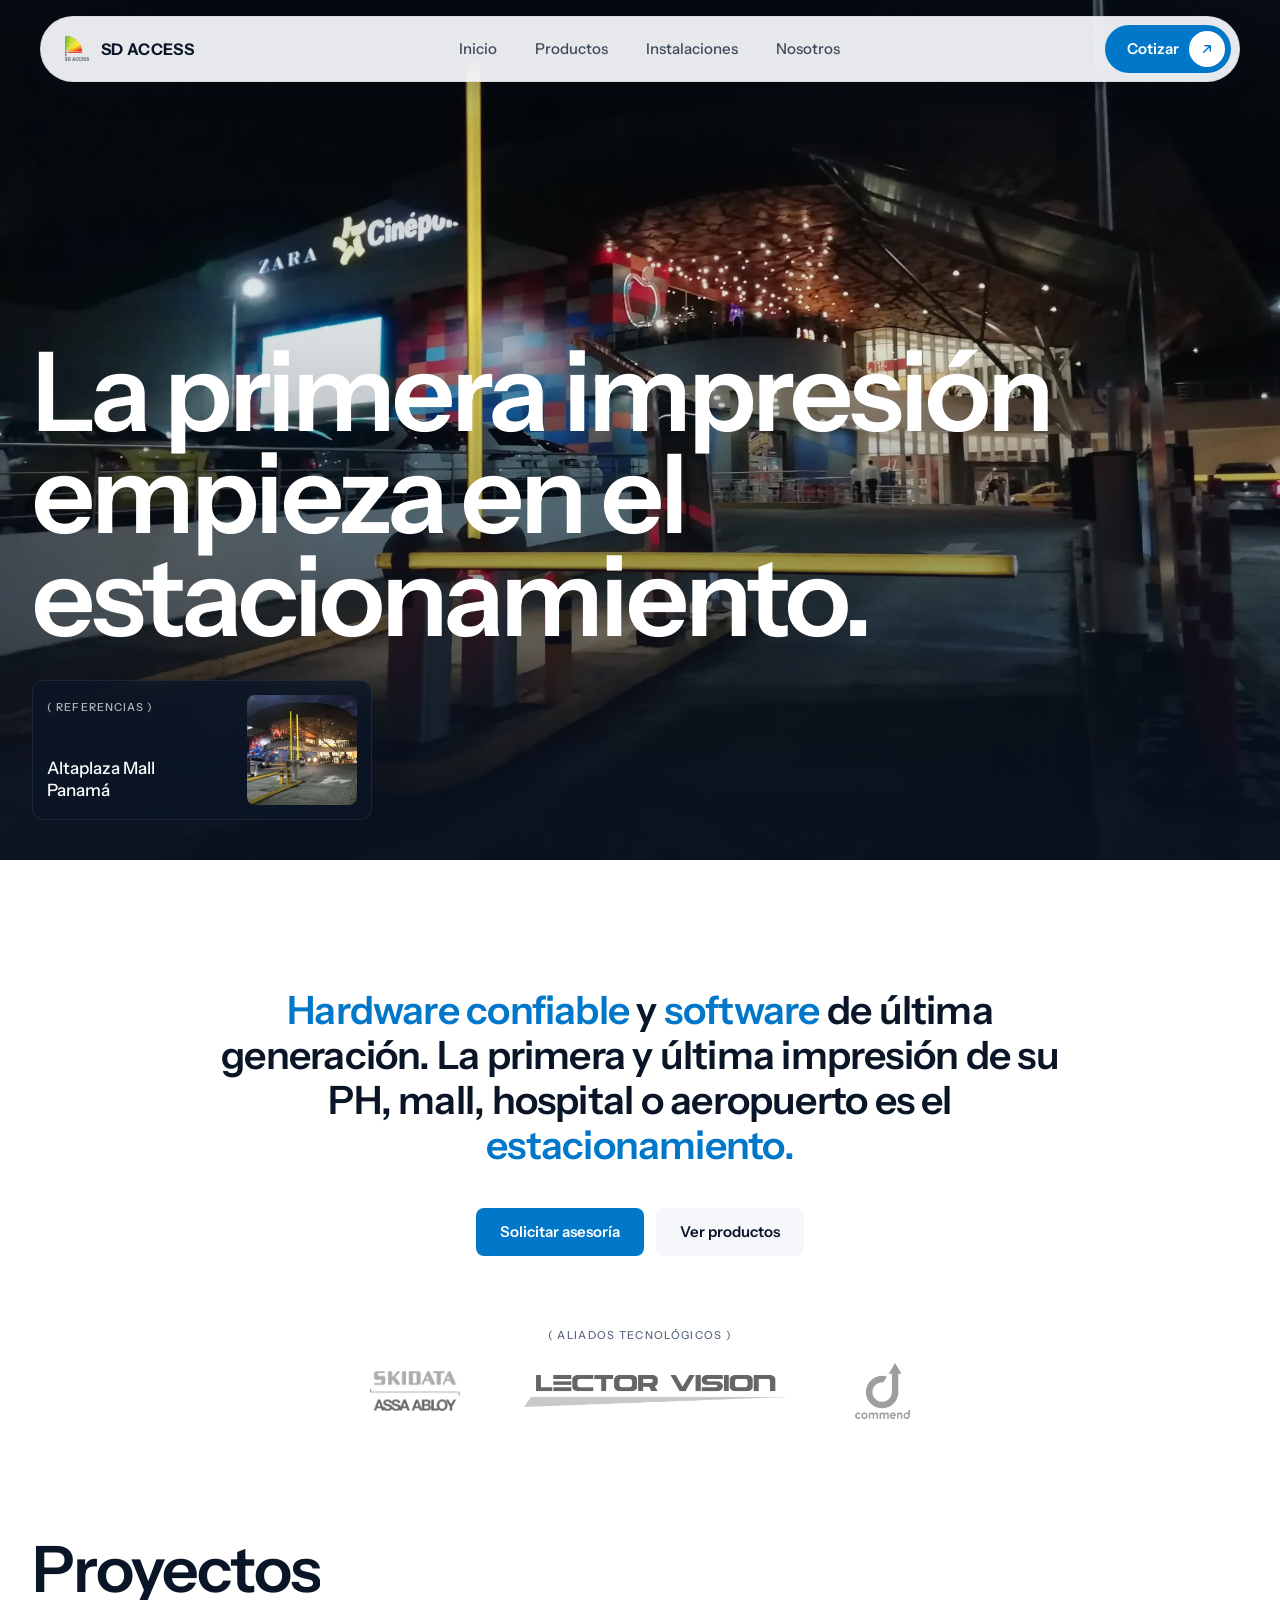
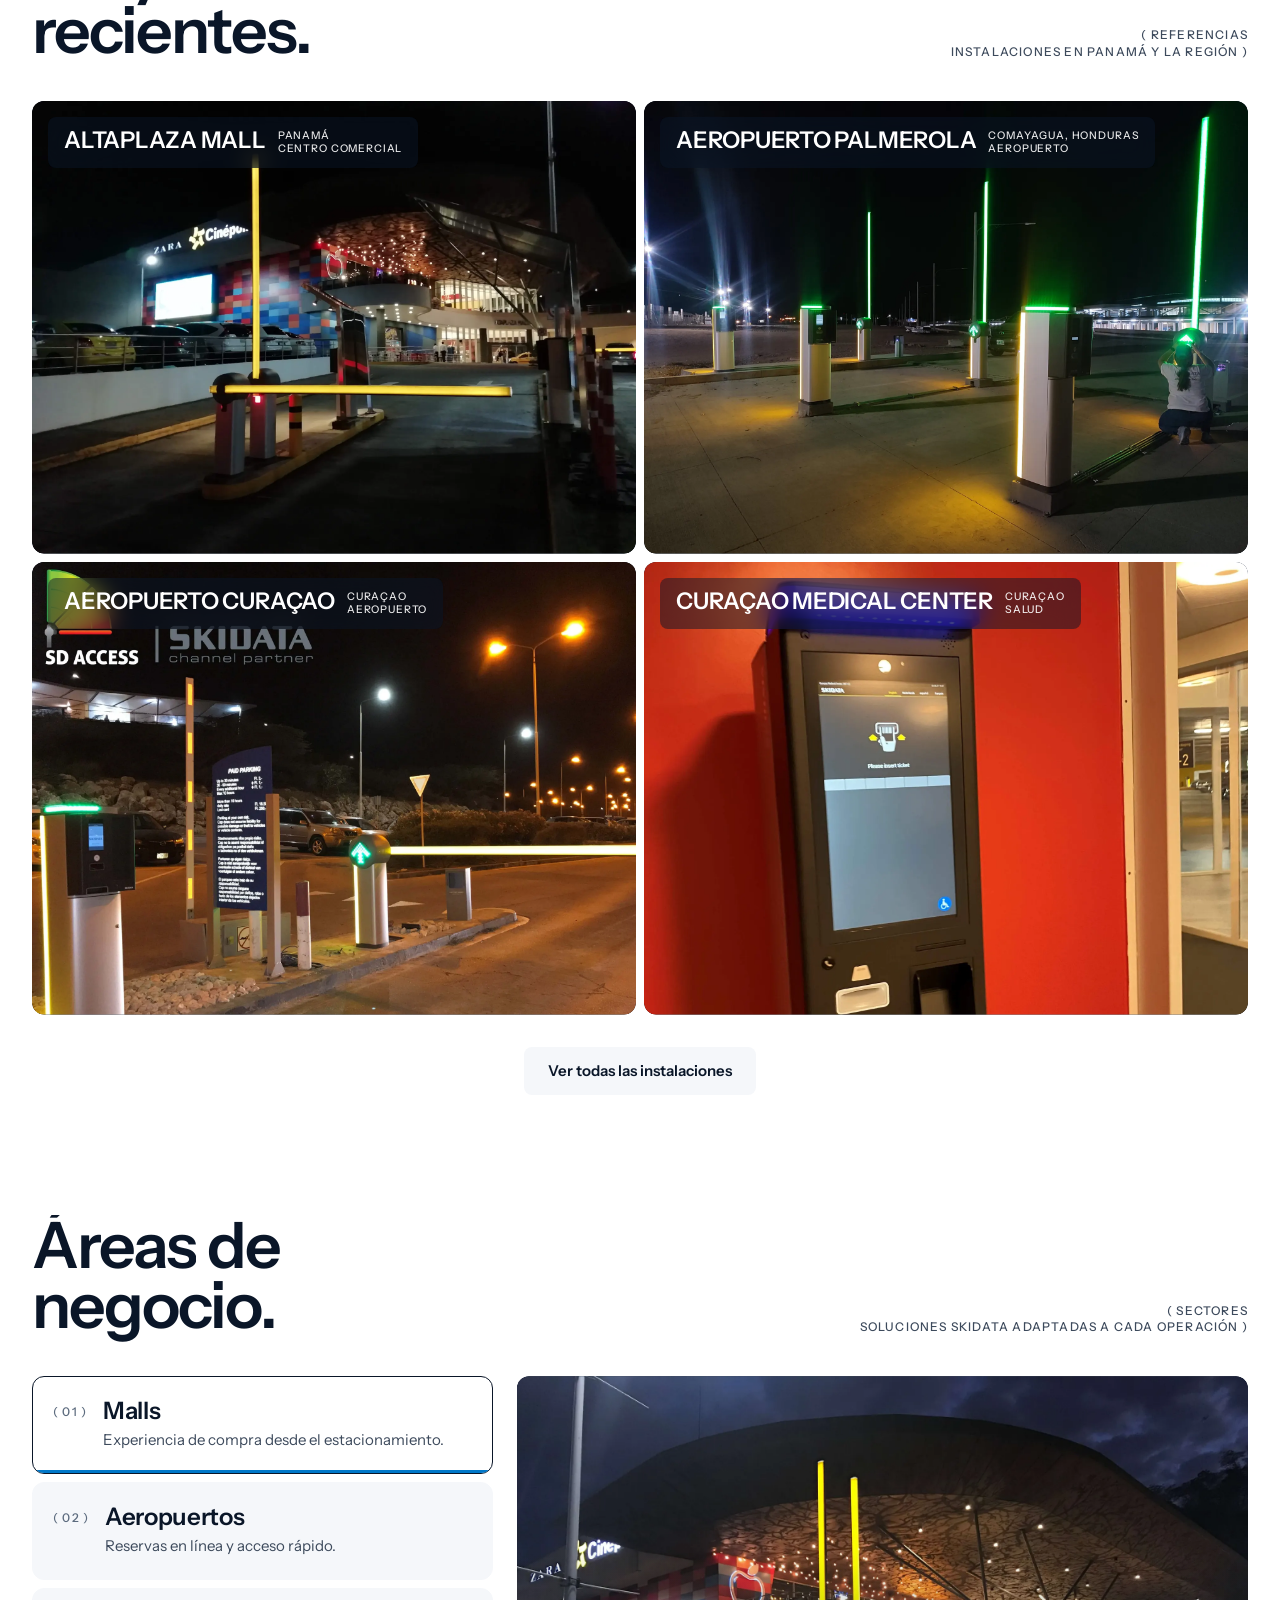
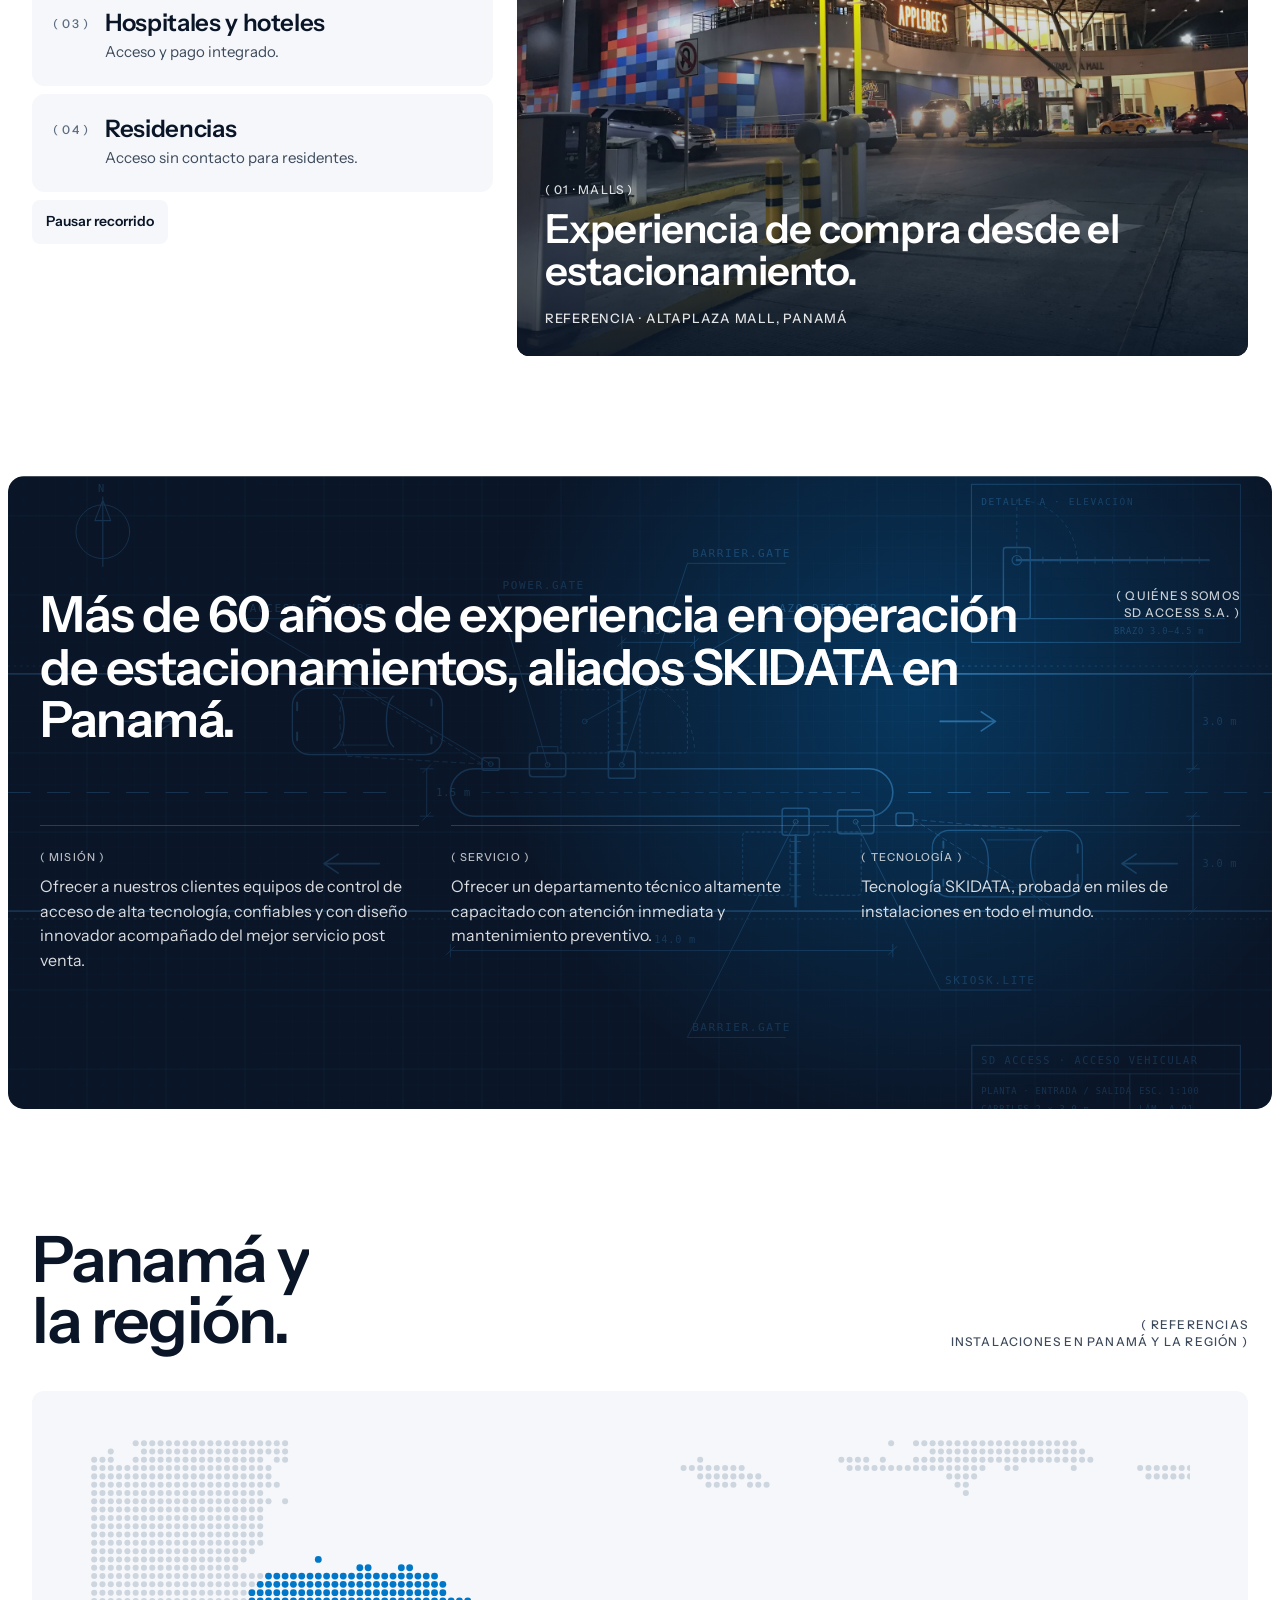
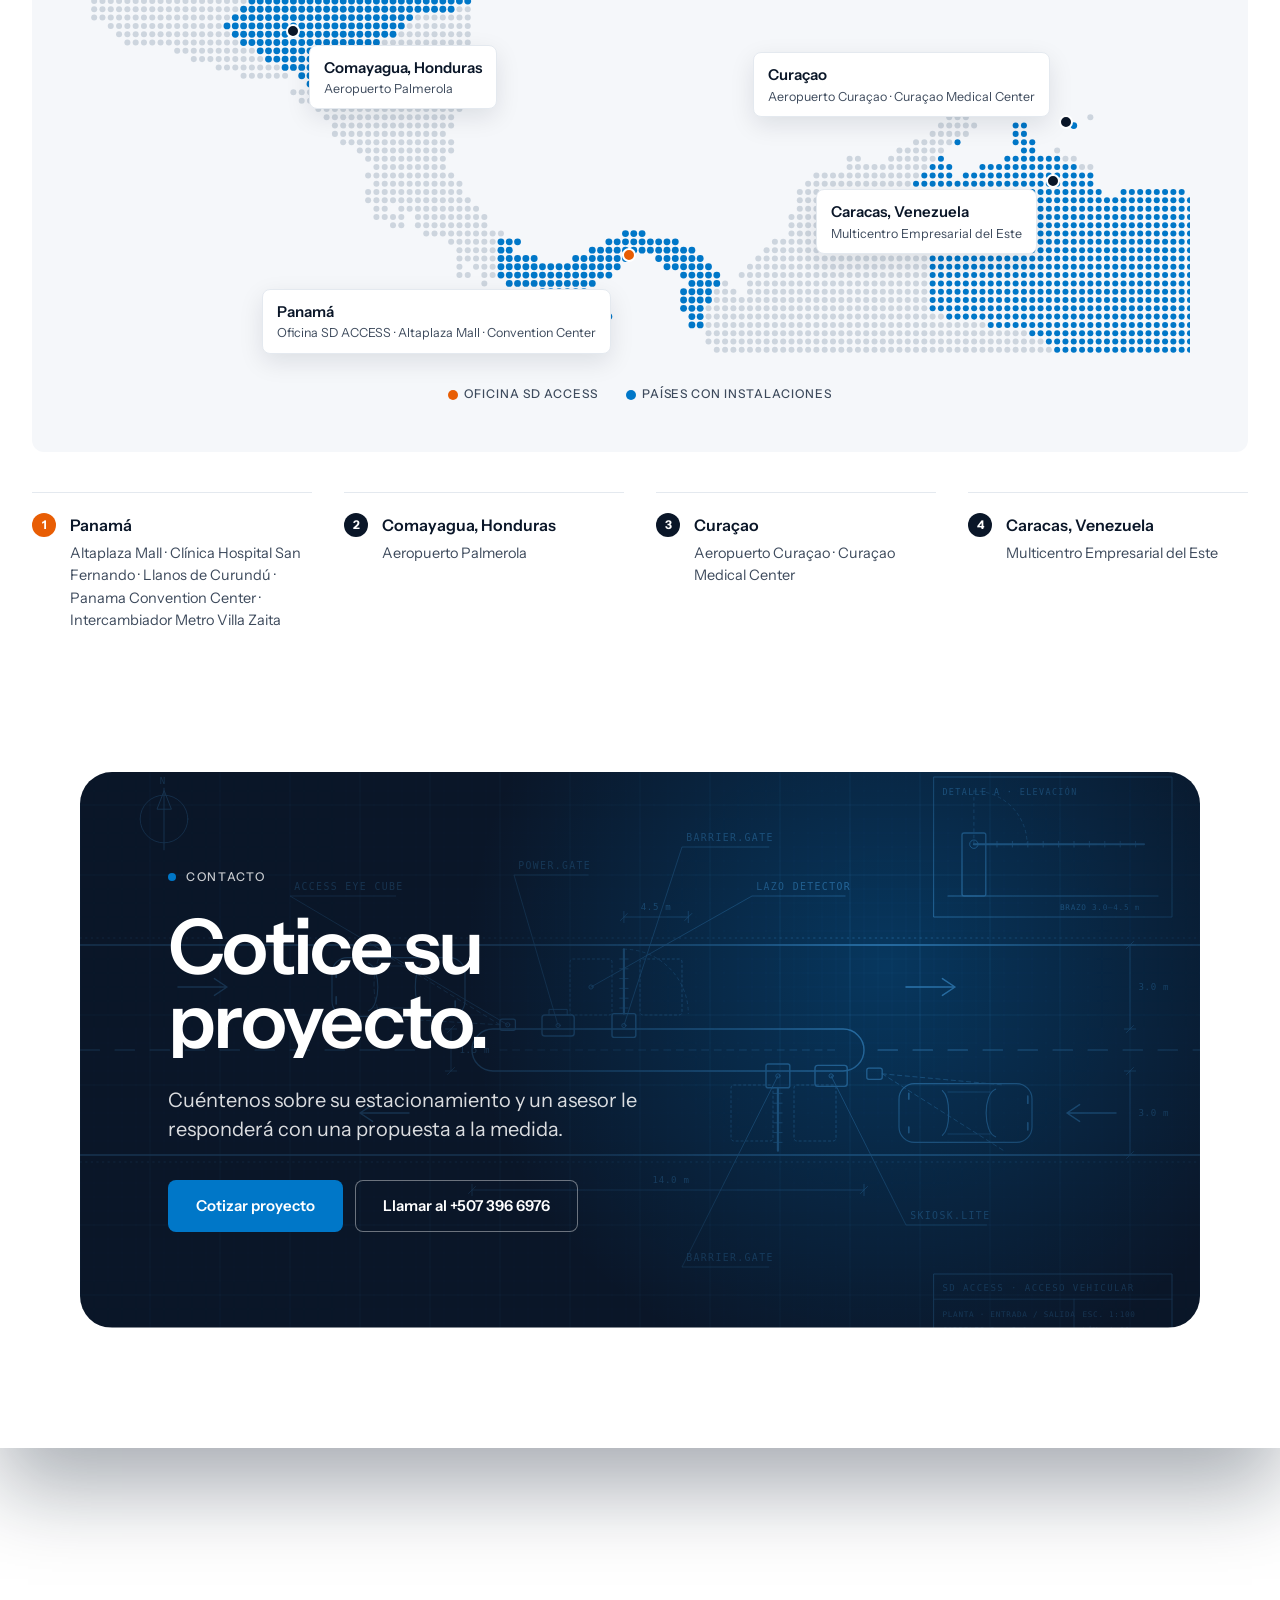
<file: index.html>
<!doctype html>
<html lang="es">
<head>
  <meta charset="utf-8">
  <meta name="viewport" content="width=device-width, initial-scale=1">
  <title>SD ACCESS | Sistemas de parking y control de acceso en Panamá</title>
  <meta name="description" content="Partner SKIDATA en Panamá: sistemas de parking, control de acceso vehicular, barreras, cajeros automáticos y lectura de placas (LPR). Instalación y soporte local.">
  <link rel="canonical" href="https://www.sdaccess.com.pa/">
  <meta property="og:type" content="website">
  <meta property="og:site_name" content="SD ACCESS">
  <meta property="og:locale" content="es_PA">
  <meta property="og:url" content="https://www.sdaccess.com.pa/">
  <meta property="og:title" content="SD ACCESS | Sistemas de parking y control de acceso en Panamá">
  <meta property="og:description" content="Partner SKIDATA en Panamá: sistemas de parking, control de acceso vehicular, barreras, cajeros automáticos y lectura de placas (LPR). Instalación y soporte local.">
  <meta property="og:image" content="https://www.sdaccess.com.pa/img/og-image.jpg">
  <meta property="og:image:width" content="1200">
  <meta property="og:image:height" content="630">
  <meta property="og:image:alt" content="Barrera SKIDATA en la entrada del estacionamiento de Altaplaza Mall de noche">
  <meta name="twitter:card" content="summary_large_image">
  <script type="application/ld+json">
{
    "@context": "https://schema.org",
    "@type": "LocalBusiness",
    "@id": "https://www.sdaccess.com.pa/#empresa",
    "name": "SD ACCESS",
    "description": "Partner SKIDATA en Panamá: sistemas de parking y control de acceso vehicular.",
    "url": "https://www.sdaccess.com.pa/",
    "logo": "https://www.sdaccess.com.pa/img/web/Logo_SD_Access-400.png",
    "image": "https://www.sdaccess.com.pa/img/og-image.jpg",
    "telephone": "+507 396 6976",
    "email": "info@sdaccess.com.pa",
    "address": {
      "@type": "PostalAddress",
      "streetAddress": "Edificio 37E, piso 8, oficina 806, Santa María Business District",
      "addressLocality": "Ciudad de Panamá",
      "addressCountry": "PA"
    },
    "areaServed": [
      "Panamá",
      "Venezuela",
      "Curaçao",
      "Honduras"
    ],
    "sameAs": [
      "https://www.instagram.com/sd_access/",
      "https://www.linkedin.com/company/sd-access"
    ]
  }
  </script>
  <link rel="icon" type="image/png" href="img/favicon.png">
  <link rel="apple-touch-icon" href="img/apple-touch-icon.png">
  <script>
    (function () {
      var h = document.documentElement;
      h.classList.add('js');
      try {
        // La intro de carga solo se muestra en la primera visita de la sesión
        if (!sessionStorage.getItem('sd-intro') && !window.matchMedia('(prefers-reduced-motion: reduce)').matches) {
          h.classList.add('intro');
          sessionStorage.setItem('sd-intro', '1');
        }
      } catch (e) {}
    })();
  </script>
  <link rel="preconnect" href="https://fonts.googleapis.com">
  <link rel="preconnect" href="https://fonts.gstatic.com" crossorigin>
  <link rel="stylesheet" href="https://fonts.googleapis.com/css2?family=Instrument+Sans:wght@400;500;600;700&amp;display=swap">
  <link rel="preload" as="image" href="img/web/ALTAPLAZA_ACCESO2NOCHE.webp" fetchpriority="high">
  <link rel="stylesheet" href="css/normalize.css">
  <link rel="stylesheet" href="css/editorial.css">
</head>
<body class="ed ed-home" id="top">
  <a href="#contenido" class="ed-skip">Saltar al contenido</a>

  <div class="ed-loader" aria-hidden="true">
    <div class="ed-loader__brand"><img src="img/web/Logo_SD_Access-96.webp" width="30" height="30" alt=""><span>SD ACCESS</span></div>
    <div>
      <div class="ed-loader__num"></div>
      <p class="ed-loader__meta">Partner SKIDATA · Panamá</p>
      <div class="ed-loader__track"><div class="ed-loader__bar"></div></div>
    </div>
  </div>

  <header class="ed-header">
    <div class="ed-header__inner fade-in" style="--d: 0.5s">
      <div class="ed-bar">
        <a href="./" class="ed-logo"><img src="img/web/Logo_SD_Access-96.webp" width="32" height="32" alt=""><span>SD ACCESS</span></a>
        <nav class="ed-nav" id="site-nav" aria-label="Principal">
          <a href="./" aria-current="page">Inicio</a>
          <a href="productos.html">Productos</a>
          <a href="instalaciones.html">Instalaciones</a>
          <a href="nosotros.html">Nosotros</a>
        </nav>
        <a href="contacto.html" class="ed-cta">Cotizar<span class="ed-cta__icon"><svg viewBox="0 0 24 24" fill="none" stroke="currentColor" stroke-width="2.2" stroke-linecap="round" stroke-linejoin="round" aria-hidden="true"><path d="M7 17L17 7M9 7h8v8"/></svg></span></a>
        <button type="button" class="ed-toggle" aria-label="Menú" aria-expanded="false" aria-controls="site-nav"><svg viewBox="0 0 24 24" fill="none" stroke="currentColor" stroke-width="2" stroke-linecap="round" aria-hidden="true"><path d="M4 7h16M4 12h16M4 17h16"/></svg></button>
      </div>
    </div>
  </header>

  <div class="ed-curtain">
    <main id="contenido">
      <section class="ed-hero" aria-labelledby="hero-title">
        <img class="ed-hero__img" src="img/web/ALTAPLAZA_ACCESO2NOCHE.webp" width="1920" height="1440" alt="Entrada del estacionamiento de Altaplaza Mall de noche" fetchpriority="high" decoding="async">
        <div class="ed-hero__shade" aria-hidden="true"></div>
        <div class="ed-hero__body">
          <p class="ed-hero__eyebrow fade-in" style="--d: 0.4s">Partner SKIDATA · Panamá</p>
          <h1 id="hero-title"><span class="ed-hl"><span class="w hw" style="--i: 0"><span>La</span></span> <span class="w hw" style="--i: 1"><span>primera</span></span> <span class="w hw" style="--i: 2"><span>impresión</span></span></span> <span class="ed-hl"><span class="w hw" style="--i: 3"><span>empieza</span></span> <span class="w hw" style="--i: 4"><span>en</span></span> <span class="w hw" style="--i: 5"><span>el</span></span></span> <span class="ed-hl"><span class="w hw" style="--i: 6"><span>estacionamiento.</span></span></span></h1>
          <a href="instalaciones.html#proj-altaplaza" class="ed-ref fade-in" style="--d: 0.7s">
            <span class="ed-ref__text">
              <span class="ed-ref__label">Referencias</span>
              <span class="ed-ref__name">Altaplaza Mall<br>Panamá</span>
            </span>
            <img src="img/web/ALTAPLAZA_ACCESO2-thumb.webp" width="110" height="110" alt="" decoding="async">
          </a>
        </div>
      </section>

      <section class="ed-lead">
        <p class="ed-statement st"><span class="fw is-hi" style="--i: 0">Hardware</span> <span class="fw is-hi" style="--i: 1">confiable</span> <span class="fw" style="--i: 2">y</span> <span class="fw is-hi" style="--i: 3">software</span> <span class="fw" style="--i: 4">de</span> <span class="fw" style="--i: 5">última</span> <span class="fw" style="--i: 6">generación.</span> <span class="fw" style="--i: 7">La</span> <span class="fw" style="--i: 8">primera</span> <span class="fw" style="--i: 9">y</span> <span class="fw" style="--i: 10">última</span> <span class="fw" style="--i: 11">impresión</span> <span class="fw" style="--i: 12">de</span> <span class="fw" style="--i: 13">su</span> <span class="fw" style="--i: 14">PH,</span> <span class="fw" style="--i: 15">mall,</span> <span class="fw" style="--i: 16">hospital</span> <span class="fw" style="--i: 17">o</span> <span class="fw" style="--i: 18">aeropuerto</span> <span class="fw" style="--i: 19">es</span> <span class="fw" style="--i: 20">el</span> <span class="fw is-hi" style="--i: 21">estacionamiento.</span></p>
        <div class="ed-actions fu">
          <a href="contacto.html" class="ed-btn ed-btn--primary">Solicitar asesoría</a>
          <a href="productos.html" class="ed-btn ed-btn--soft">Ver productos</a>
        </div>
        <div class="ed-partners fu">
          <p class="ed-eyebrow">Aliados tecnológicos</p>
          <div class="ed-partners__logos">
            <img width="400" height="178" src="img/web/SKIDATA-assa-abloy.webp" alt="SKIDATA · ASSA ABLOY" class="logo-skidata" loading="lazy" decoding="async">
            <img width="1000" height="120" src="img/Logo_lector-1000x120.png" alt="Lector Visión LPR" class="logo-lpr" loading="lazy" decoding="async">
            <img width="200" height="204" src="img/web/Commend.webp" alt="Commend" class="logo-commend" loading="lazy" decoding="async">
          </div>
        </div>
      </section>

      <section class="ed-section" id="proyectos" aria-labelledby="proyectos-title">
        <div class="ed-sec-head">
          <h2 class="ed-h2" id="proyectos-title"><span class="ed-hl"><span class="w sw" style="--i: 0"><span>Proyectos</span></span></span> <span class="ed-hl"><span class="w sw" style="--i: 1"><span>recientes.</span></span></span></h2>
          <p class="ed-eyebrow fu">Referencias<br>Instalaciones en Panamá y la región</p>
        </div>
        <div class="ed-projects">
        <a href="instalaciones.html#proj-altaplaza" class="ed-frame frame">
          <img src="img/web/ALTAPLAZA_ACCESO2NOCHE.webp" width="1920" height="1440" alt="Altaplaza Mall" loading="lazy" decoding="async">
          <span class="ed-frame__tag"><span class="ed-frame__name">Altaplaza Mall</span><span class="ed-frame__meta">Panamá<span class="ed-sep"> · </span><br>Centro comercial</span></span>
        </a>
        <a href="instalaciones.html#proj-palmerola" class="ed-frame frame">
          <img src="img/web/palmerola.webp" width="1920" height="1440" alt="Aeropuerto Palmerola" loading="lazy" decoding="async">
          <span class="ed-frame__tag"><span class="ed-frame__name">Aeropuerto Palmerola</span><span class="ed-frame__meta">Comayagua, Honduras<span class="ed-sep"> · </span><br>Aeropuerto</span></span>
        </a>
        <a href="instalaciones.html#proj-curacao-airport" class="ed-frame frame">
          <img src="img/web/CAP2.webp" width="1920" height="1440" alt="Aeropuerto Curaçao" loading="lazy" decoding="async">
          <span class="ed-frame__tag"><span class="ed-frame__name">Aeropuerto Curaçao</span><span class="ed-frame__meta">Curaçao<span class="ed-sep"> · </span><br>Aeropuerto</span></span>
        </a>
        <a href="instalaciones.html#proj-cmc" class="ed-frame frame">
          <img src="img/web/CMC_Lite_-2.webp" width="1920" height="1440" alt="Curaçao Medical Center" loading="lazy" decoding="async">
          <span class="ed-frame__tag"><span class="ed-frame__name">Curaçao Medical Center</span><span class="ed-frame__meta">Curaçao<span class="ed-sep"> · </span><br>Salud</span></span>
        </a>
        </div>
        <div class="ed-more fu"><a href="instalaciones.html" class="ed-btn ed-btn--soft">Ver todas las instalaciones</a></div>
      </section>

      <section class="ed-section" id="sectores" aria-labelledby="sectores-title">
        <div class="ed-sec-head">
          <h2 class="ed-h2" id="sectores-title"><span class="ed-hl"><span class="w sw" style="--i: 0"><span>Áreas</span></span> <span class="w sw" style="--i: 1"><span>de</span></span></span> <span class="ed-hl"><span class="w sw" style="--i: 2"><span>negocio.</span></span></span></h2>
          <p class="ed-eyebrow fu">Sectores<br>Soluciones SKIDATA adaptadas a cada operación</p>
        </div>
        <div class="ed-sectors fu" data-sectors>
          <div class="ed-sector-col">
            <div class="ed-sector-list">
          <button type="button" class="ed-tab" aria-pressed="true" aria-controls="sector-1" data-sector="0">
            <span class="ed-tab__num">01</span>
            <span class="ed-tab__body"><span class="ed-tab__name">Malls</span><span class="ed-tab__desc">Experiencia de compra desde el estacionamiento.</span></span>
            <span class="ed-prog" aria-hidden="true"></span>
          </button>
          <button type="button" class="ed-tab" aria-pressed="false" aria-controls="sector-2" data-sector="1">
            <span class="ed-tab__num">02</span>
            <span class="ed-tab__body"><span class="ed-tab__name">Aeropuertos</span><span class="ed-tab__desc">Reservas en línea y acceso rápido.</span></span>
            <span class="ed-prog" aria-hidden="true"></span>
          </button>
          <button type="button" class="ed-tab" aria-pressed="false" aria-controls="sector-3" data-sector="2">
            <span class="ed-tab__num">03</span>
            <span class="ed-tab__body"><span class="ed-tab__name">Hospitales y hoteles</span><span class="ed-tab__desc">Acceso y pago integrado.</span></span>
            <span class="ed-prog" aria-hidden="true"></span>
          </button>
          <button type="button" class="ed-tab" aria-pressed="false" aria-controls="sector-4" data-sector="3">
            <span class="ed-tab__num">04</span>
            <span class="ed-tab__body"><span class="ed-tab__name">Residencias</span><span class="ed-tab__desc">Acceso sin contacto para residentes.</span></span>
            <span class="ed-prog" aria-hidden="true"></span>
          </button>
            </div>
            <button type="button" class="ed-pause" data-pause>Pausar recorrido</button>
          </div>
          <div class="ed-panels" aria-live="off">
          <article class="ed-panel" id="sector-1">
            <img src="img/web/ALTAPLAZA_ACCESO2.webp" width="1920" height="1440" alt="Acceso al estacionamiento de Altaplaza Mall" loading="lazy" decoding="async">
            <div class="ed-panel__text">
              <p class="ed-panel__kicker">01 · Malls</p>
              <p class="ed-panel__title">Experiencia de compra desde el estacionamiento.</p>
              <p class="ed-panel__ref">Referencia · Altaplaza Mall, Panamá</p>
            </div>
          </article>
          <article class="ed-panel" id="sector-2">
            <img src="img/web/XPL_Entradas.webp" width="1920" height="1440" alt="Entradas de estacionamiento de aeropuerto" loading="lazy" decoding="async">
            <div class="ed-panel__text">
              <p class="ed-panel__kicker">02 · Aeropuertos</p>
              <p class="ed-panel__title">Reservas en línea y acceso rápido.</p>
              <p class="ed-panel__ref">Referencias · Aeropuerto Curaçao · Aeropuerto Palmerola, Honduras</p>
            </div>
          </article>
          <article class="ed-panel" id="sector-3">
            <img src="img/web/entry_barrier-power-gate_entry.webp" width="1227" height="538" alt="Estacionamiento hospitalario" loading="lazy" decoding="async">
            <div class="ed-panel__text">
              <p class="ed-panel__kicker">03 · Hospitales y hoteles</p>
              <p class="ed-panel__title">Acceso y pago integrado.</p>
              <p class="ed-panel__ref">Referencias · Curaçao Medical Center · Clínica Hospital San Fernando</p>
            </div>
          </article>
          <article class="ed-panel" id="sector-4">
            <img src="img/web/Llanos_de_curundu.webp" width="1024" height="455" alt="Acceso vehicular de Llanos de Curundú" loading="lazy" decoding="async">
            <div class="ed-panel__text">
              <p class="ed-panel__kicker">04 · Residencias</p>
              <p class="ed-panel__title">Acceso sin contacto para residentes.</p>
              <p class="ed-panel__ref">Referencia · Llanos de Curundú, Panamá</p>
            </div>
          </article>
          </div>
        </div>
      </section>

      <section class="ed-dark ed-about widen" data-spot aria-label="Quiénes somos">
        <div class="ed-dark__glow" aria-hidden="true"></div>
        <div class="ed-about__top">
          <p class="ed-about__big fu tint">Más de 60 años de experiencia en operación de estacionamientos, <span class="tint-dim">aliados SKIDATA en Panamá.</span></p>
          <p class="ed-eyebrow fu">Quiénes somos<br>SD ACCESS S.A.</p>
        </div>
        <div class="ed-cols">
          <div class="ed-col fu"><p class="ed-eyebrow">Misión</p><p>Ofrecer a nuestros clientes equipos de control de acceso de alta tecnología, confiables y con diseño innovador acompañado del mejor servicio post venta.</p></div>
          <div class="ed-col fu"><p class="ed-eyebrow">Servicio</p><p>Ofrecer un departamento técnico altamente capacitado con atención inmediata y mantenimiento preventivo.</p></div>
          <div class="ed-col fu"><p class="ed-eyebrow">Tecnología</p><p>Tecnología SKIDATA, probada en miles de instalaciones en todo el mundo.</p></div>
        </div>
      </section>

      <section class="ed-section ed-section--pad" id="region" aria-labelledby="region-title">
        <div class="ed-sec-head">
          <h2 class="ed-h2" id="region-title"><span class="ed-hl"><span class="w sw" style="--i: 0"><span>Panamá</span></span> <span class="w sw" style="--i: 1"><span>y</span></span></span> <span class="ed-hl"><span class="w sw" style="--i: 2"><span>la</span></span> <span class="w sw" style="--i: 3"><span>región.</span></span></span></h2>
          <p class="ed-eyebrow fu">Referencias<br>Instalaciones en Panamá y la región</p>
        </div>
        <div class="ed-map-card">
          <div class="ed-map mapin" role="img" aria-label="Mapa de Centroamérica y el Caribe con Panamá, Honduras, Curaçao y Venezuela señalados">
            <img class="ed-map__img" src="img/web/mapa-centroamerica.svg" width="1060" height="496" alt="" loading="lazy" decoding="async">
            <span class="ed-pin ed-pin--hq" style="left:48.98%;top:80.81%">1</span>
            <span class="ed-callout" style="right:calc(51.02% + 18px);bottom:0"><strong>Panamá</strong><span>Oficina SD ACCESS · Altaplaza Mall · Convention Center</span></span>
            <span class="ed-pin" style="left:18.42%;top:37.26%">2</span>
            <span class="ed-callout" style="left:calc(18.42% + 16px);top:calc(37.26% + 14px)"><strong>Comayagua, Honduras</strong><span>Aeropuerto Palmerola</span></span>
            <span class="ed-pin" style="left:88.75%;top:55.08%">3</span>
            <span class="ed-callout" style="right:calc(11.25% + 16px);top:calc(55.08% - 70px)"><strong>Curaçao</strong><span>Aeropuerto Curaçao · Curaçao Medical Center</span></span>
            <span class="ed-pin" style="left:87.5%;top:66.5%">4</span>
            <span class="ed-callout" style="right:calc(12.5% + 16px);top:calc(66.5% + 8px)"><strong>Caracas, Venezuela</strong><span>Multicentro Empresarial del Este</span></span>
          </div>
          <ul class="ed-legend">
            <li class="hq"><i aria-hidden="true"></i>Oficina SD ACCESS</li>
            <li><i aria-hidden="true"></i>Países con instalaciones</li>
          </ul>
        </div>
        <ol class="ed-places">
          <li class="ed-place fu"><span class="ed-place__n" aria-hidden="true">1</span><div><h3>Panamá</h3><p>Altaplaza Mall · Clínica Hospital San Fernando · Llanos de Curundú · Panama Convention Center · Intercambiador Metro Villa Zaita</p></div></li>
          <li class="ed-place fu"><span class="ed-place__n" aria-hidden="true">2</span><div><h3>Comayagua, Honduras</h3><p>Aeropuerto Palmerola</p></div></li>
          <li class="ed-place fu"><span class="ed-place__n" aria-hidden="true">3</span><div><h3>Curaçao</h3><p>Aeropuerto Curaçao · Curaçao Medical Center</p></div></li>
          <li class="ed-place fu"><span class="ed-place__n" aria-hidden="true">4</span><div><h3>Caracas, Venezuela</h3><p>Multicentro Empresarial del Este</p></div></li>
        </ol>
      </section>

      <section class="ed-section" id="contacto" aria-labelledby="contacto-title">
        <div class="ed-dark ed-cta-card widenc" data-spot>
          <div class="ed-dark__glow" aria-hidden="true"></div>
          <p class="ed-cta-card__eyebrow fu">Contacto</p>
          <h2 class="tint" id="contacto-title"><span class="ed-hl"><span class="w sw" style="--i: 0"><span>Cotice</span></span> <span class="w sw" style="--i: 1"><span>su</span></span></span> <span class="ed-hl"><span class="w sw" style="--i: 2"><span>proyecto.</span></span></span></h2>
          <p class="ed-cta-card__lead fu tint-soft">Cuéntenos sobre su estacionamiento y un asesor le responderá con una propuesta a la medida.</p>
          <div class="ed-actions ed-actions--start fu">
            <a href="contacto.html" class="ed-btn ed-btn--primary ed-btn--lg">Cotizar proyecto</a>
            <a href="tel:+5073966976" class="ed-btn ed-btn--ghost ed-btn--lg">Llamar al +507 396 6976</a>
          </div>
        </div>
      </section>
    </main>
  </div>

  <footer class="ed-footer">
    <div class="ed-footer__grid">
      <div class="ed-footer__brand">
        <a href="./" class="ed-footer__logo fx" style="--s: 0"><img src="img/web/Logo_SD_Access-96.webp" width="44" height="44" alt="" loading="lazy" decoding="async"><span>SD ACCESS</span></a>
        <p class="ed-footer__about fx" style="--s: 1">Partner SKIDATA en Panamá. Sistemas inteligentes de parking, barreras, cajeros y control de acceso.</p>
      </div>
      <nav aria-label="Páginas">
        <h2 class="fx" style="--s: 2">Páginas</h2>
        <ul>
          <li class="fx" style="--s: 3"><a href="./">Inicio</a></li>
          <li class="fx" style="--s: 4"><a href="productos.html">Productos</a></li>
          <li class="fx" style="--s: 5"><a href="instalaciones.html">Instalaciones</a></li>
          <li class="fx" style="--s: 6"><a href="nosotros.html">Nosotros</a></li>
          <li class="fx" style="--s: 7"><a href="contacto.html">Contacto</a></li>
        </ul>
      </nav>
      <nav aria-label="Equipos">
        <h2 class="fx" style="--s: 8">Equipos</h2>
        <ul>
          <li class="fx" style="--s: 9"><a href="productos.html">Entrada y salida</a></li>
          <li class="fx" style="--s: 10"><a href="productos.html">Pago</a></li>
          <li class="fx" style="--s: 11"><a href="productos.html">Peatonal y puertas</a></li>
          <li class="fx" style="--s: 12"><a href="productos.html">Software</a></li>
        </ul>
      </nav>
      <div class="ed-footer__contact">
        <h2 class="fx" style="--s: 15">Contacto</h2>
        <p class="fx" style="--s: 16"><a href="tel:+5073966976">+507 396 6976</a></p>
        <p class="fx" style="--s: 17"><a href="mailto:info@sdaccess.com.pa">info@sdaccess.com.pa</a></p>
        <p class="ed-footer__addr fx" style="--s: 18">Edificio 37E, piso 8, oficina 806<br>Santa María Business District, Panamá</p>
        <div class="ed-social fx" style="--s: 19">
          <a href="https://www.instagram.com/sd_access/" target="_blank" rel="noopener" aria-label="Instagram de SD ACCESS"><svg viewBox="0 0 24 24" aria-hidden="true"><path d="M12 2.163c3.204 0 3.584.012 4.85.07 3.252.148 4.771 1.691 4.919 4.919.058 1.265.069 1.645.069 4.849 0 3.205-.012 3.584-.069 4.849-.149 3.225-1.664 4.771-4.919 4.919-1.266.058-1.644.07-4.85.07-3.204 0-3.584-.012-4.849-.07-3.26-.149-4.771-1.699-4.919-4.92-.058-1.265-.07-1.644-.07-4.849 0-3.204.013-3.583.07-4.849.149-3.227 1.664-4.771 4.919-4.919 1.266-.057 1.645-.069 4.849-.069zm0-2.163c-3.259 0-3.667.014-4.947.072-4.358.2-6.78 2.618-6.98 6.98-.059 1.281-.073 1.689-.073 4.948 0 3.259.014 3.668.072 4.948.2 4.358 2.618 6.78 6.98 6.98 1.281.058 1.689.072 4.948.072 3.259 0 3.668-.014 4.948-.072 4.354-.2 6.782-2.618 6.979-6.98.059-1.28.073-1.689.073-4.948 0-3.259-.014-3.667-.072-4.947-.196-4.354-2.617-6.78-6.979-6.98-1.281-.059-1.69-.073-4.949-.073zm0 5.838c-3.403 0-6.162 2.759-6.162 6.162s2.759 6.163 6.162 6.163 6.162-2.759 6.162-6.163c0-3.403-2.759-6.162-6.162-6.162zm0 10.162c-2.209 0-4-1.79-4-4 0-2.209 1.791-4 4-4s4 1.791 4 4c0 2.21-1.791 4-4 4zm6.406-11.845c-.796 0-1.441.645-1.441 1.44s.645 1.44 1.441 1.44c.795 0 1.439-.645 1.439-1.44s-.644-1.44-1.439-1.44z"/></svg></a>
          <a href="https://www.linkedin.com/company/sd-access" target="_blank" rel="noopener" aria-label="LinkedIn de SD ACCESS"><svg viewBox="0 0 24 24" aria-hidden="true"><path d="M20.447 20.452h-3.554v-5.569c0-1.328-.027-3.037-1.852-3.037-1.853 0-2.136 1.445-2.136 2.939v5.667H9.351V9h3.414v1.561h.046c.477-.9 1.637-1.85 3.37-1.85 3.601 0 4.267 2.37 4.267 5.455v6.286zM5.337 7.433c-1.144 0-2.063-.926-2.063-2.065 0-1.138.92-2.063 2.063-2.063 1.14 0 2.064.925 2.064 2.063 0 1.139-.925 2.065-2.064 2.065zm1.782 13.019H3.555V9h3.564v11.452zM22.225 0H1.771C.792 0 0 .774 0 1.729v20.542C0 23.227.792 24 1.771 24h20.451C23.2 24 24 23.227 24 22.271V1.729C24 .774 23.2 0 22.222 0h.003z"/></svg></a>
        </div>
      </div>
    </div>
    <div class="ed-footer__bar fx" style="--s: 20">
      <span>Partner SKIDATA · Panamá</span>
      <span>© 2026 SD ACCESS S.A. · Panamá</span>
      <a href="#top">Volver arriba <svg viewBox="0 0 24 24" fill="none" stroke="currentColor" stroke-width="2" stroke-linecap="round" stroke-linejoin="round" aria-hidden="true"><path d="M12 19V5M5 12l7-7 7 7"/></svg></a>
    </div>
    <div class="ed-wordmark" aria-hidden="true"><p class="fx fxw" style="--s: 21">SD ACCESS</p></div>
  </footer>

  <script src="js/v2.js"></script>
</body>
</html>
</file>
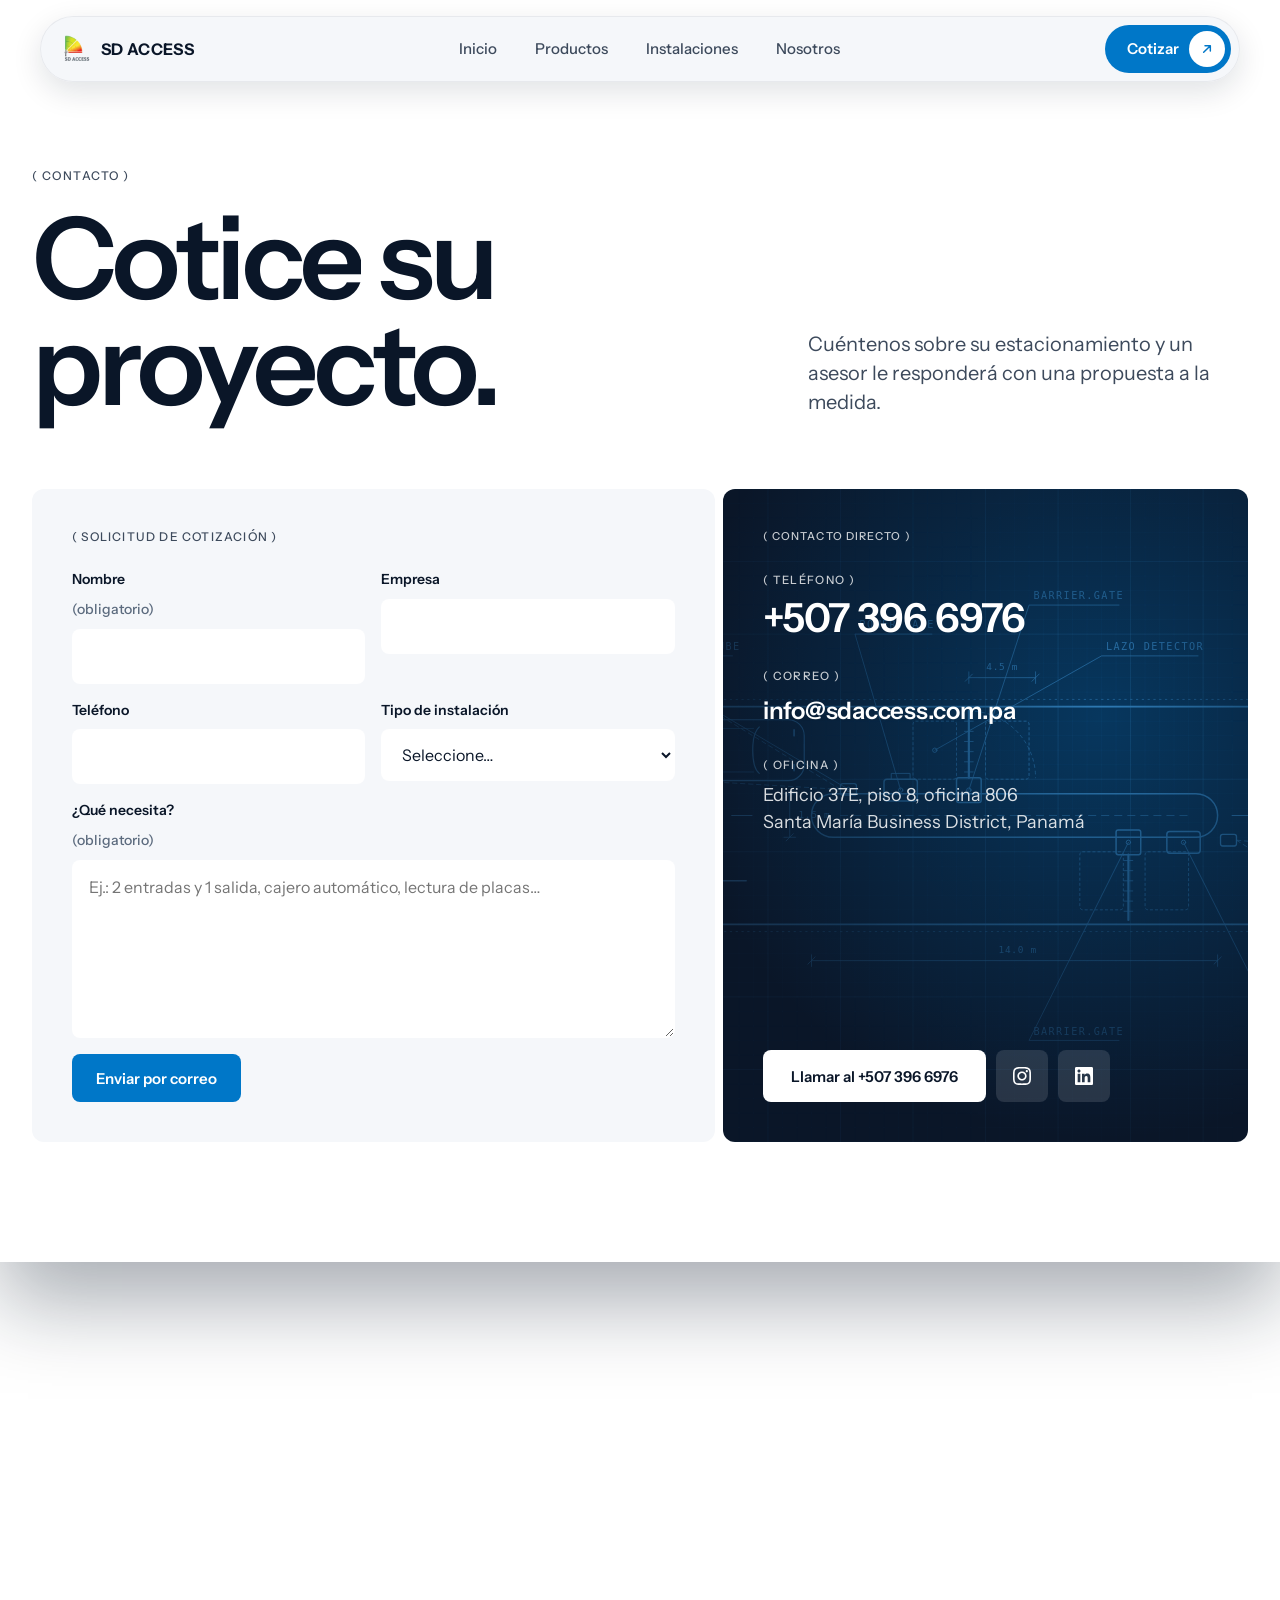
<file: contacto.html>
<!doctype html>
<html lang="es">
<head>
  <meta charset="utf-8">
  <meta name="viewport" content="width=device-width, initial-scale=1">
  <title>Contacto y cotizaciones | SD ACCESS Panamá</title>
  <meta name="description" content="Cotice su proyecto de estacionamiento con SD ACCESS, partner SKIDATA en Panamá. Teléfono +507 396 6976, info@sdaccess.com.pa.">
  <link rel="canonical" href="https://www.sdaccess.com.pa/contacto.html">
  <meta property="og:type" content="website">
  <meta property="og:site_name" content="SD ACCESS">
  <meta property="og:locale" content="es_PA">
  <meta property="og:url" content="https://www.sdaccess.com.pa/contacto.html">
  <meta property="og:title" content="Contacto y cotizaciones | SD ACCESS Panamá">
  <meta property="og:description" content="Cotice su proyecto de estacionamiento con SD ACCESS, partner SKIDATA en Panamá. Teléfono +507 396 6976, info@sdaccess.com.pa.">
  <meta property="og:image" content="https://www.sdaccess.com.pa/img/og-image.jpg">
  <meta property="og:image:width" content="1200">
  <meta property="og:image:height" content="630">
  <meta property="og:image:alt" content="Barrera SKIDATA en la entrada del estacionamiento de Altaplaza Mall de noche">
  <meta name="twitter:card" content="summary_large_image">
  <link rel="icon" type="image/png" href="img/favicon.png">
  <link rel="apple-touch-icon" href="img/apple-touch-icon.png">
  <script>document.documentElement.classList.add('js');</script>
  <link rel="preconnect" href="https://fonts.googleapis.com">
  <link rel="preconnect" href="https://fonts.gstatic.com" crossorigin>
  <link rel="stylesheet" href="https://fonts.googleapis.com/css2?family=Instrument+Sans:wght@400;500;600;700&amp;display=swap">
  <link rel="stylesheet" href="css/normalize.css">
  <link rel="stylesheet" href="css/editorial.css">
</head>
<body class="ed" id="top">
  <a href="#contenido" class="ed-skip">Saltar al contenido</a>

  <header class="ed-header">
    <div class="ed-header__inner fade-in" style="--d: 0.5s">
      <div class="ed-bar">
        <a href="./" class="ed-logo"><img src="img/web/Logo_SD_Access-96.webp" width="32" height="32" alt=""><span>SD ACCESS</span></a>
        <nav class="ed-nav" id="site-nav" aria-label="Principal">
          <a href="./">Inicio</a>
          <a href="productos.html">Productos</a>
          <a href="instalaciones.html">Instalaciones</a>
          <a href="nosotros.html">Nosotros</a>
        </nav>
        <a href="contacto.html" class="ed-cta">Cotizar<span class="ed-cta__icon"><svg viewBox="0 0 24 24" fill="none" stroke="currentColor" stroke-width="2.2" stroke-linecap="round" stroke-linejoin="round" aria-hidden="true"><path d="M7 17L17 7M9 7h8v8"/></svg></span></a>
        <button type="button" class="ed-toggle" aria-label="Menú" aria-expanded="false" aria-controls="site-nav"><svg viewBox="0 0 24 24" fill="none" stroke="currentColor" stroke-width="2" stroke-linecap="round" aria-hidden="true"><path d="M4 7h16M4 12h16M4 17h16"/></svg></button>
      </div>
    </div>
  </header>

  <div class="ed-curtain">
    <main id="contenido">
      <section class="ed-page-hero">
        <p class="ed-eyebrow fade-in" style="--d: 0.1s">Contacto</p>
        <div class="ed-page-hero__row">
          <h1><span class="ed-hl"><span class="w hw" style="--i: 0"><span>Cotice</span></span> <span class="w hw" style="--i: 1"><span>su</span></span></span> <span class="ed-hl"><span class="w hw" style="--i: 2"><span>proyecto.</span></span></span></h1>
          <p class="ed-page-hero__lead fade-in" style="--d: 0.55s">Cuéntenos sobre su estacionamiento y un asesor le responderá con una propuesta a la medida.</p>
        </div>
      </section>
      <section class="ed-contact" aria-label="Formulario y datos de contacto">
        <form class="ed-form fade-in" id="cotizacion-form" novalidate style="--d: 0.6s">
          <p class="ed-eyebrow">Solicitud de cotización</p>
          <div class="ed-form__row">
            <label class="ed-field" for="f-nombre">Nombre <em>(obligatorio)</em><input type="text" id="f-nombre" name="nombre" required aria-required="true" autocomplete="name"></label>
            <label class="ed-field" for="f-empresa">Empresa<input type="text" id="f-empresa" name="empresa" autocomplete="organization"></label>
          </div>
          <div class="ed-form__row">
            <label class="ed-field" for="f-telefono">Teléfono<input type="tel" id="f-telefono" name="telefono" autocomplete="tel"></label>
            <label class="ed-field" for="f-tipo">Tipo de instalación
              <select id="f-tipo" name="tipo">
                <option value="">Seleccione…</option>
                <option>Mall / centro comercial</option>
                <option>Aeropuerto</option>
                <option>Oficinas</option>
                <option>Residencial / PH</option>
                <option>Plaza comercial</option>
                <option>Hospital u hotel</option>
                <option>Otro</option>
              </select>
            </label>
          </div>
          <label class="ed-field" for="f-mensaje">¿Qué necesita? <em>(obligatorio)</em><textarea id="f-mensaje" name="mensaje" rows="6" required aria-required="true" placeholder="Ej.: 2 entradas y 1 salida, cajero automático, lectura de placas…"></textarea></label>
          <p class="ed-form__error" id="cotizacion-error" role="alert" hidden>Complete su nombre y lo que necesita.</p>
          <div class="ed-form__actions">
            <button type="submit" class="ed-btn ed-btn--primary js-cotizacion-submit">Enviar por correo</button>
            <a href="#" class="ed-form__alt js-cotizacion-mail" hidden>o envíela por correo</a>
          </div>
        </form>

        <aside class="ed-dark ed-aside fade-in" data-spot style="--d: 0.8s" aria-label="Contacto directo">
          <div class="ed-dark__glow" aria-hidden="true"></div>
          <div>
            <p class="ed-eyebrow">Contacto directo</p>
            <div class="ed-aside__list">
              <div class="ed-aside__item"><p class="ed-eyebrow">Teléfono</p><a href="tel:+5073966976" class="ed-aside__phone tint">+507 396 6976</a></div>
              <div class="ed-aside__item js-whatsapp-item" hidden><p class="ed-eyebrow">WhatsApp</p><a href="#" class="ed-aside__mail js-whatsapp-link" target="_blank" rel="noopener">Escríbanos</a></div>
              <div class="ed-aside__item"><p class="ed-eyebrow">Correo</p><a href="mailto:info@sdaccess.com.pa" class="ed-aside__mail tint">info@sdaccess.com.pa</a></div>
              <div class="ed-aside__item"><p class="ed-eyebrow">Oficina</p><p class="ed-aside__addr tint-soft">Edificio 37E, piso 8, oficina 806<br>Santa María Business District, Panamá</p></div>
            </div>
          </div>
          <div class="ed-aside__links">
            <a href="tel:+5073966976" class="ed-btn ed-btn--lg">Llamar al +507 396 6976</a>
            <div class="ed-social">
              <a href="https://www.instagram.com/sd_access/" target="_blank" rel="noopener" aria-label="Instagram de SD ACCESS"><svg viewBox="0 0 24 24" aria-hidden="true"><path d="M12 2.163c3.204 0 3.584.012 4.85.07 3.252.148 4.771 1.691 4.919 4.919.058 1.265.069 1.645.069 4.849 0 3.205-.012 3.584-.069 4.849-.149 3.225-1.664 4.771-4.919 4.919-1.266.058-1.644.07-4.85.07-3.204 0-3.584-.012-4.849-.07-3.26-.149-4.771-1.699-4.919-4.92-.058-1.265-.07-1.644-.07-4.849 0-3.204.013-3.583.07-4.849.149-3.227 1.664-4.771 4.919-4.919 1.266-.057 1.645-.069 4.849-.069zm0-2.163c-3.259 0-3.667.014-4.947.072-4.358.2-6.78 2.618-6.98 6.98-.059 1.281-.073 1.689-.073 4.948 0 3.259.014 3.668.072 4.948.2 4.358 2.618 6.78 6.98 6.98 1.281.058 1.689.072 4.948.072 3.259 0 3.668-.014 4.948-.072 4.354-.2 6.782-2.618 6.979-6.98.059-1.28.073-1.689.073-4.948 0-3.259-.014-3.667-.072-4.947-.196-4.354-2.617-6.78-6.979-6.98-1.281-.059-1.69-.073-4.949-.073zm0 5.838c-3.403 0-6.162 2.759-6.162 6.162s2.759 6.163 6.162 6.163 6.162-2.759 6.162-6.163c0-3.403-2.759-6.162-6.162-6.162zm0 10.162c-2.209 0-4-1.79-4-4 0-2.209 1.791-4 4-4s4 1.791 4 4c0 2.21-1.791 4-4 4zm6.406-11.845c-.796 0-1.441.645-1.441 1.44s.645 1.44 1.441 1.44c.795 0 1.439-.645 1.439-1.44s-.644-1.44-1.439-1.44z"/></svg></a>
              <a href="https://www.linkedin.com/company/sd-access" target="_blank" rel="noopener" aria-label="LinkedIn de SD ACCESS"><svg viewBox="0 0 24 24" aria-hidden="true"><path d="M20.447 20.452h-3.554v-5.569c0-1.328-.027-3.037-1.852-3.037-1.853 0-2.136 1.445-2.136 2.939v5.667H9.351V9h3.414v1.561h.046c.477-.9 1.637-1.85 3.37-1.85 3.601 0 4.267 2.37 4.267 5.455v6.286zM5.337 7.433c-1.144 0-2.063-.926-2.063-2.065 0-1.138.92-2.063 2.063-2.063 1.14 0 2.064.925 2.064 2.063 0 1.139-.925 2.065-2.064 2.065zm1.782 13.019H3.555V9h3.564v11.452zM22.225 0H1.771C.792 0 0 .774 0 1.729v20.542C0 23.227.792 24 1.771 24h20.451C23.2 24 24 23.227 24 22.271V1.729C24 .774 23.2 0 22.222 0h.003z"/></svg></a>
            </div>
          </div>
        </aside>
      </section>
    </main>
  </div>

  <footer class="ed-footer">
    <div class="ed-footer__grid">
      <div class="ed-footer__brand">
        <a href="./" class="ed-footer__logo fx" style="--s: 0"><img src="img/web/Logo_SD_Access-96.webp" width="44" height="44" alt="" loading="lazy" decoding="async"><span>SD ACCESS</span></a>
        <p class="ed-footer__about fx" style="--s: 1">Partner SKIDATA en Panamá. Sistemas inteligentes de parking, barreras, cajeros y control de acceso.</p>
      </div>
      <nav aria-label="Páginas">
        <h2 class="fx" style="--s: 2">Páginas</h2>
        <ul>
          <li class="fx" style="--s: 3"><a href="./">Inicio</a></li>
          <li class="fx" style="--s: 4"><a href="productos.html">Productos</a></li>
          <li class="fx" style="--s: 5"><a href="instalaciones.html">Instalaciones</a></li>
          <li class="fx" style="--s: 6"><a href="nosotros.html">Nosotros</a></li>
          <li class="fx" style="--s: 7"><a href="contacto.html">Contacto</a></li>
        </ul>
      </nav>
      <nav aria-label="Equipos">
        <h2 class="fx" style="--s: 8">Equipos</h2>
        <ul>
          <li class="fx" style="--s: 9"><a href="productos.html">Entrada y salida</a></li>
          <li class="fx" style="--s: 10"><a href="productos.html">Pago</a></li>
          <li class="fx" style="--s: 11"><a href="productos.html">Peatonal y puertas</a></li>
          <li class="fx" style="--s: 12"><a href="productos.html">Software</a></li>
        </ul>
      </nav>
      <div class="ed-footer__contact">
        <h2 class="fx" style="--s: 15">Contacto</h2>
        <p class="fx" style="--s: 16"><a href="tel:+5073966976">+507 396 6976</a></p>
        <p class="fx" style="--s: 17"><a href="mailto:info@sdaccess.com.pa">info@sdaccess.com.pa</a></p>
        <p class="ed-footer__addr fx" style="--s: 18">Edificio 37E, piso 8, oficina 806<br>Santa María Business District, Panamá</p>
        <div class="ed-social fx" style="--s: 19">
          <a href="https://www.instagram.com/sd_access/" target="_blank" rel="noopener" aria-label="Instagram de SD ACCESS"><svg viewBox="0 0 24 24" aria-hidden="true"><path d="M12 2.163c3.204 0 3.584.012 4.85.07 3.252.148 4.771 1.691 4.919 4.919.058 1.265.069 1.645.069 4.849 0 3.205-.012 3.584-.069 4.849-.149 3.225-1.664 4.771-4.919 4.919-1.266.058-1.644.07-4.85.07-3.204 0-3.584-.012-4.849-.07-3.26-.149-4.771-1.699-4.919-4.92-.058-1.265-.07-1.644-.07-4.849 0-3.204.013-3.583.07-4.849.149-3.227 1.664-4.771 4.919-4.919 1.266-.057 1.645-.069 4.849-.069zm0-2.163c-3.259 0-3.667.014-4.947.072-4.358.2-6.78 2.618-6.98 6.98-.059 1.281-.073 1.689-.073 4.948 0 3.259.014 3.668.072 4.948.2 4.358 2.618 6.78 6.98 6.98 1.281.058 1.689.072 4.948.072 3.259 0 3.668-.014 4.948-.072 4.354-.2 6.782-2.618 6.979-6.98.059-1.28.073-1.689.073-4.948 0-3.259-.014-3.667-.072-4.947-.196-4.354-2.617-6.78-6.979-6.98-1.281-.059-1.69-.073-4.949-.073zm0 5.838c-3.403 0-6.162 2.759-6.162 6.162s2.759 6.163 6.162 6.163 6.162-2.759 6.162-6.163c0-3.403-2.759-6.162-6.162-6.162zm0 10.162c-2.209 0-4-1.79-4-4 0-2.209 1.791-4 4-4s4 1.791 4 4c0 2.21-1.791 4-4 4zm6.406-11.845c-.796 0-1.441.645-1.441 1.44s.645 1.44 1.441 1.44c.795 0 1.439-.645 1.439-1.44s-.644-1.44-1.439-1.44z"/></svg></a>
          <a href="https://www.linkedin.com/company/sd-access" target="_blank" rel="noopener" aria-label="LinkedIn de SD ACCESS"><svg viewBox="0 0 24 24" aria-hidden="true"><path d="M20.447 20.452h-3.554v-5.569c0-1.328-.027-3.037-1.852-3.037-1.853 0-2.136 1.445-2.136 2.939v5.667H9.351V9h3.414v1.561h.046c.477-.9 1.637-1.85 3.37-1.85 3.601 0 4.267 2.37 4.267 5.455v6.286zM5.337 7.433c-1.144 0-2.063-.926-2.063-2.065 0-1.138.92-2.063 2.063-2.063 1.14 0 2.064.925 2.064 2.063 0 1.139-.925 2.065-2.064 2.065zm1.782 13.019H3.555V9h3.564v11.452zM22.225 0H1.771C.792 0 0 .774 0 1.729v20.542C0 23.227.792 24 1.771 24h20.451C23.2 24 24 23.227 24 22.271V1.729C24 .774 23.2 0 22.222 0h.003z"/></svg></a>
        </div>
      </div>
    </div>
    <div class="ed-footer__bar fx" style="--s: 20">
      <span>Partner SKIDATA · Panamá</span>
      <span>© 2026 SD ACCESS S.A. · Panamá</span>
      <a href="#top">Volver arriba <svg viewBox="0 0 24 24" fill="none" stroke="currentColor" stroke-width="2" stroke-linecap="round" stroke-linejoin="round" aria-hidden="true"><path d="M12 19V5M5 12l7-7 7 7"/></svg></a>
    </div>
    <div class="ed-wordmark" aria-hidden="true"><p class="fx fxw" style="--s: 21">SD ACCESS</p></div>
  </footer>

  <script src="js/v2.js"></script>
</body>
</html>
</file>
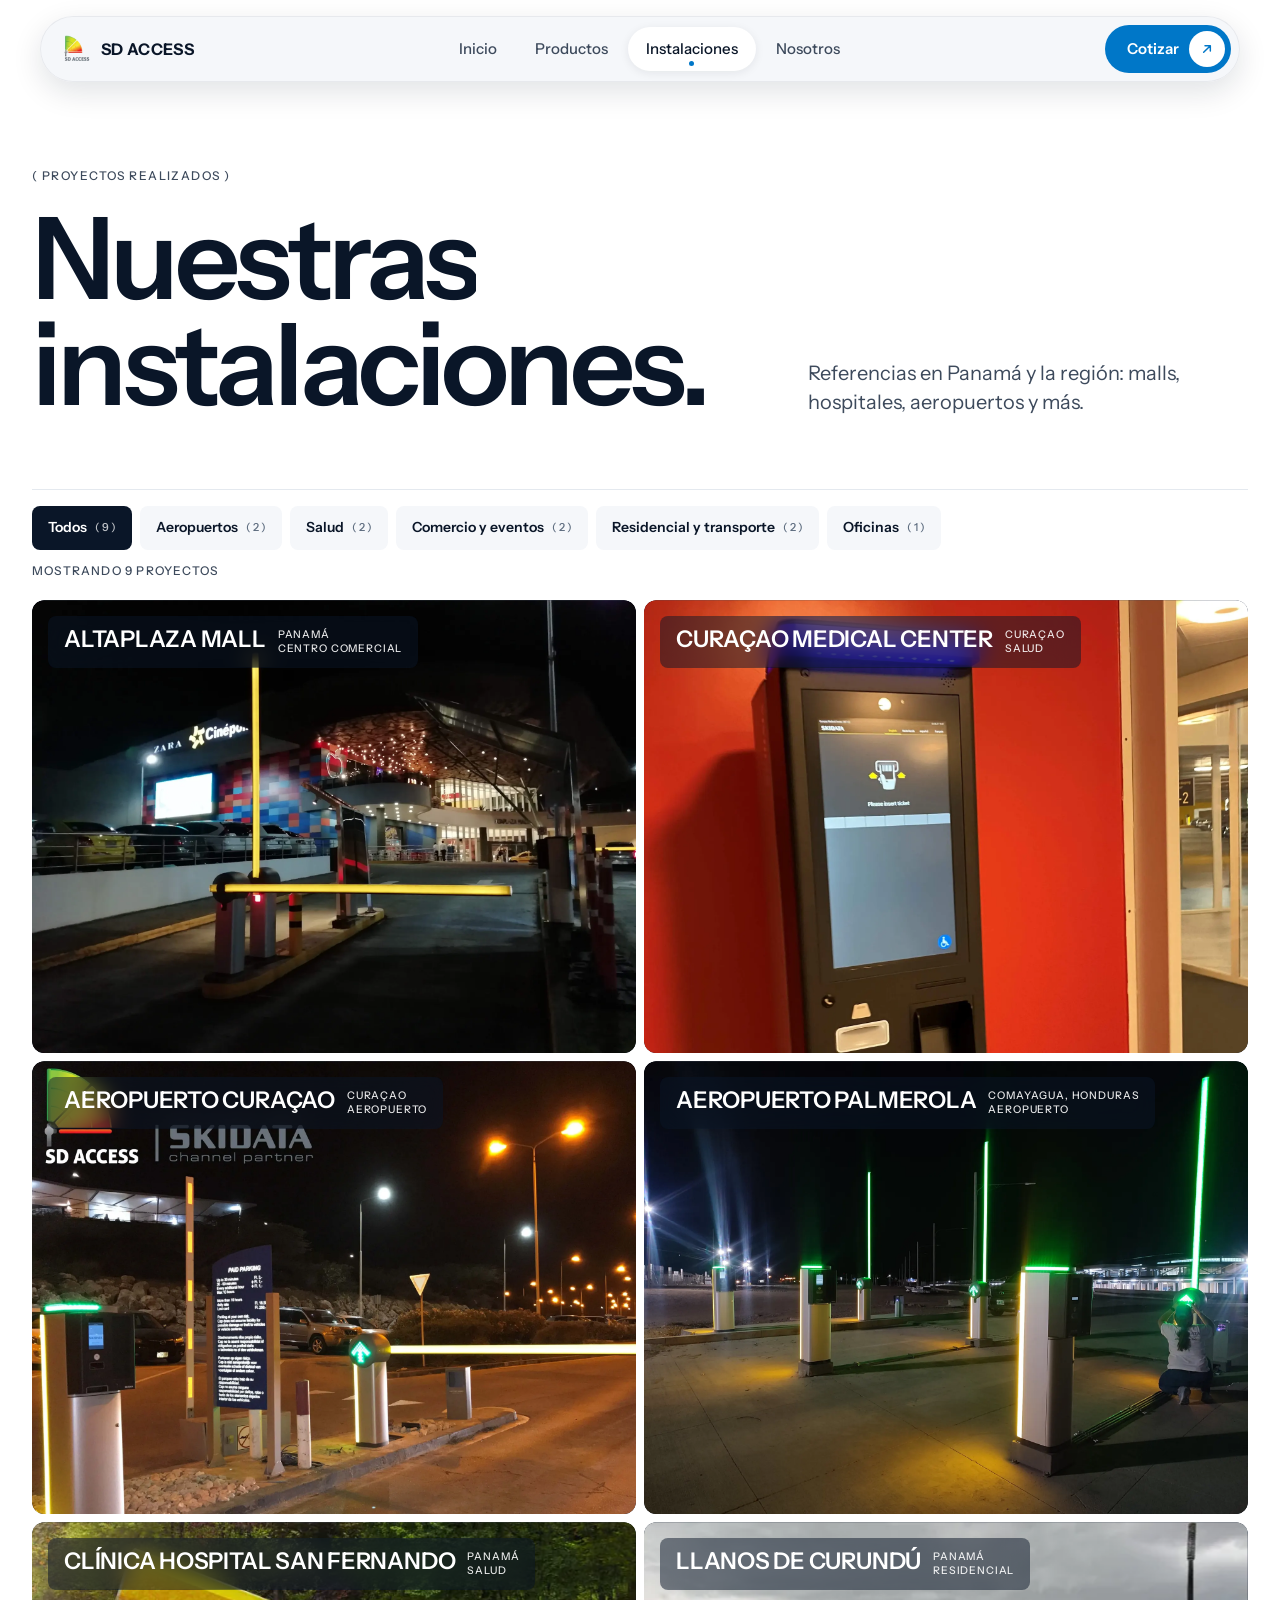
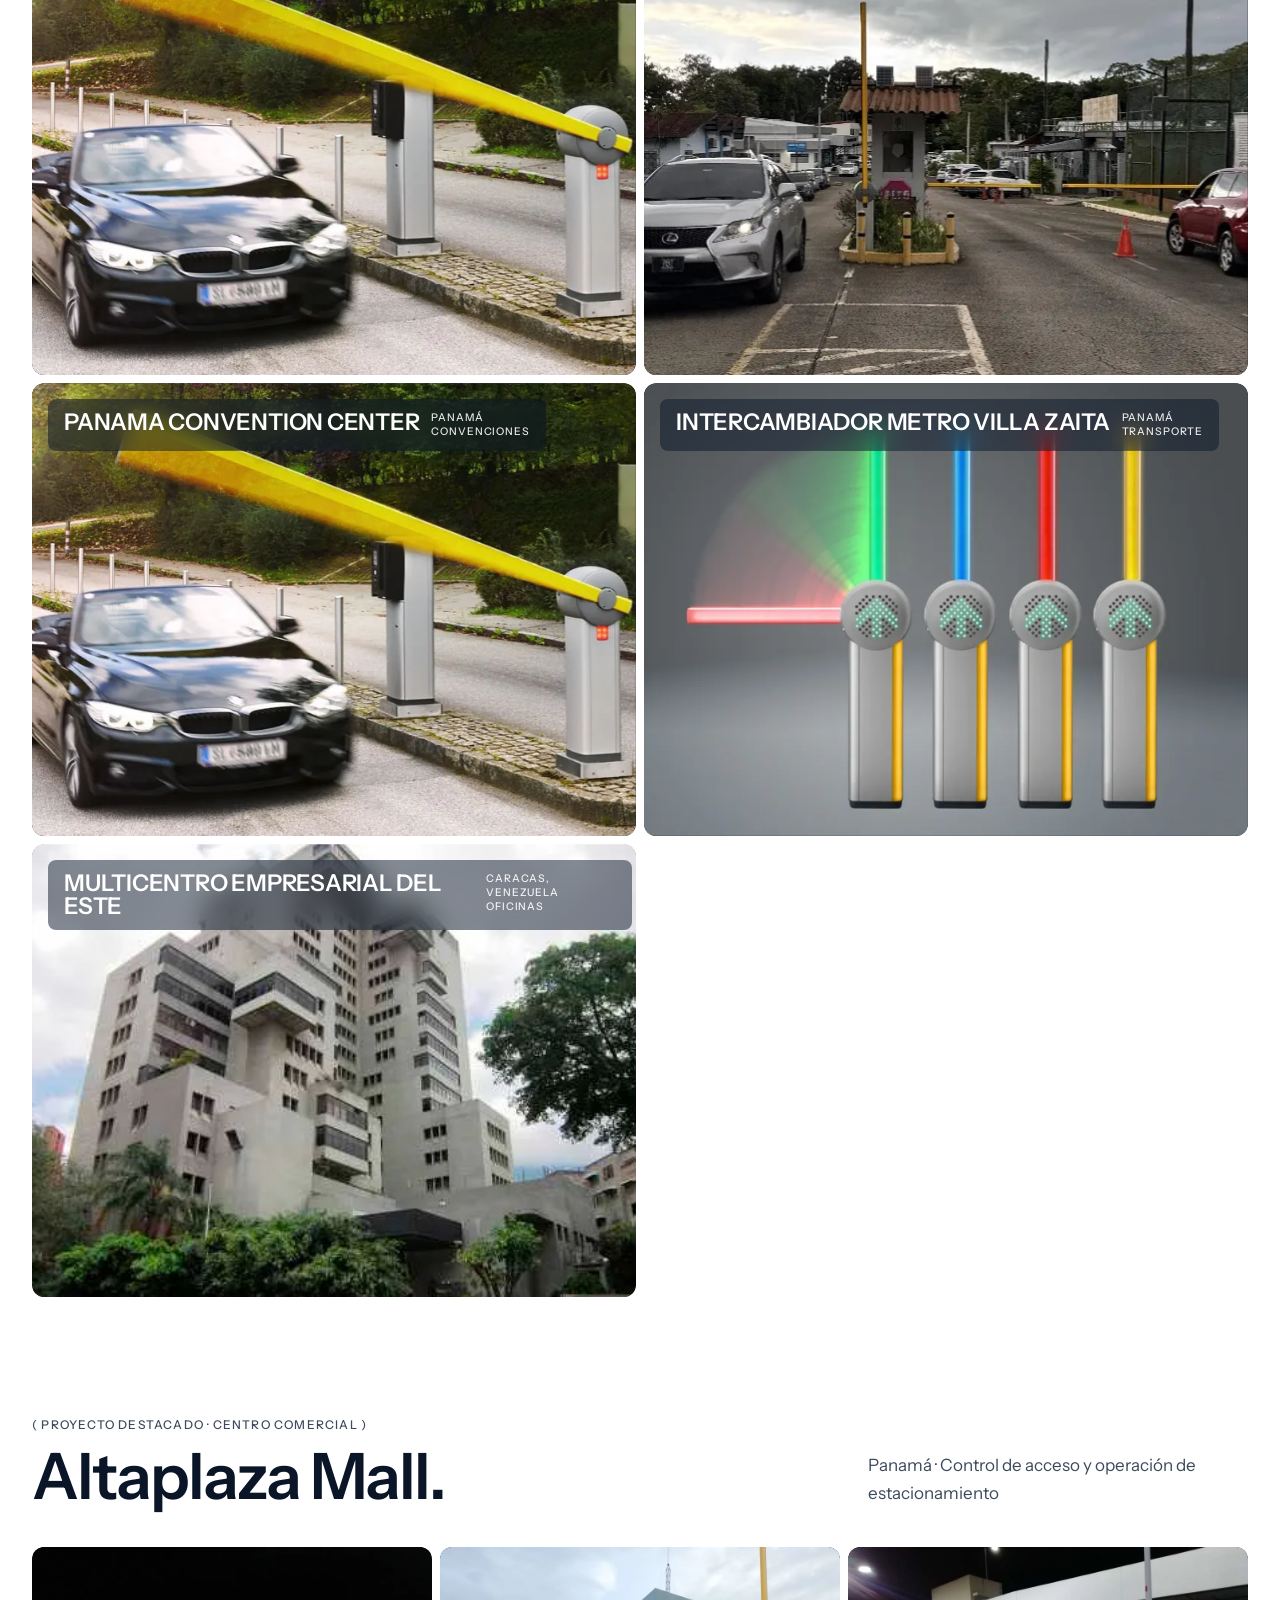
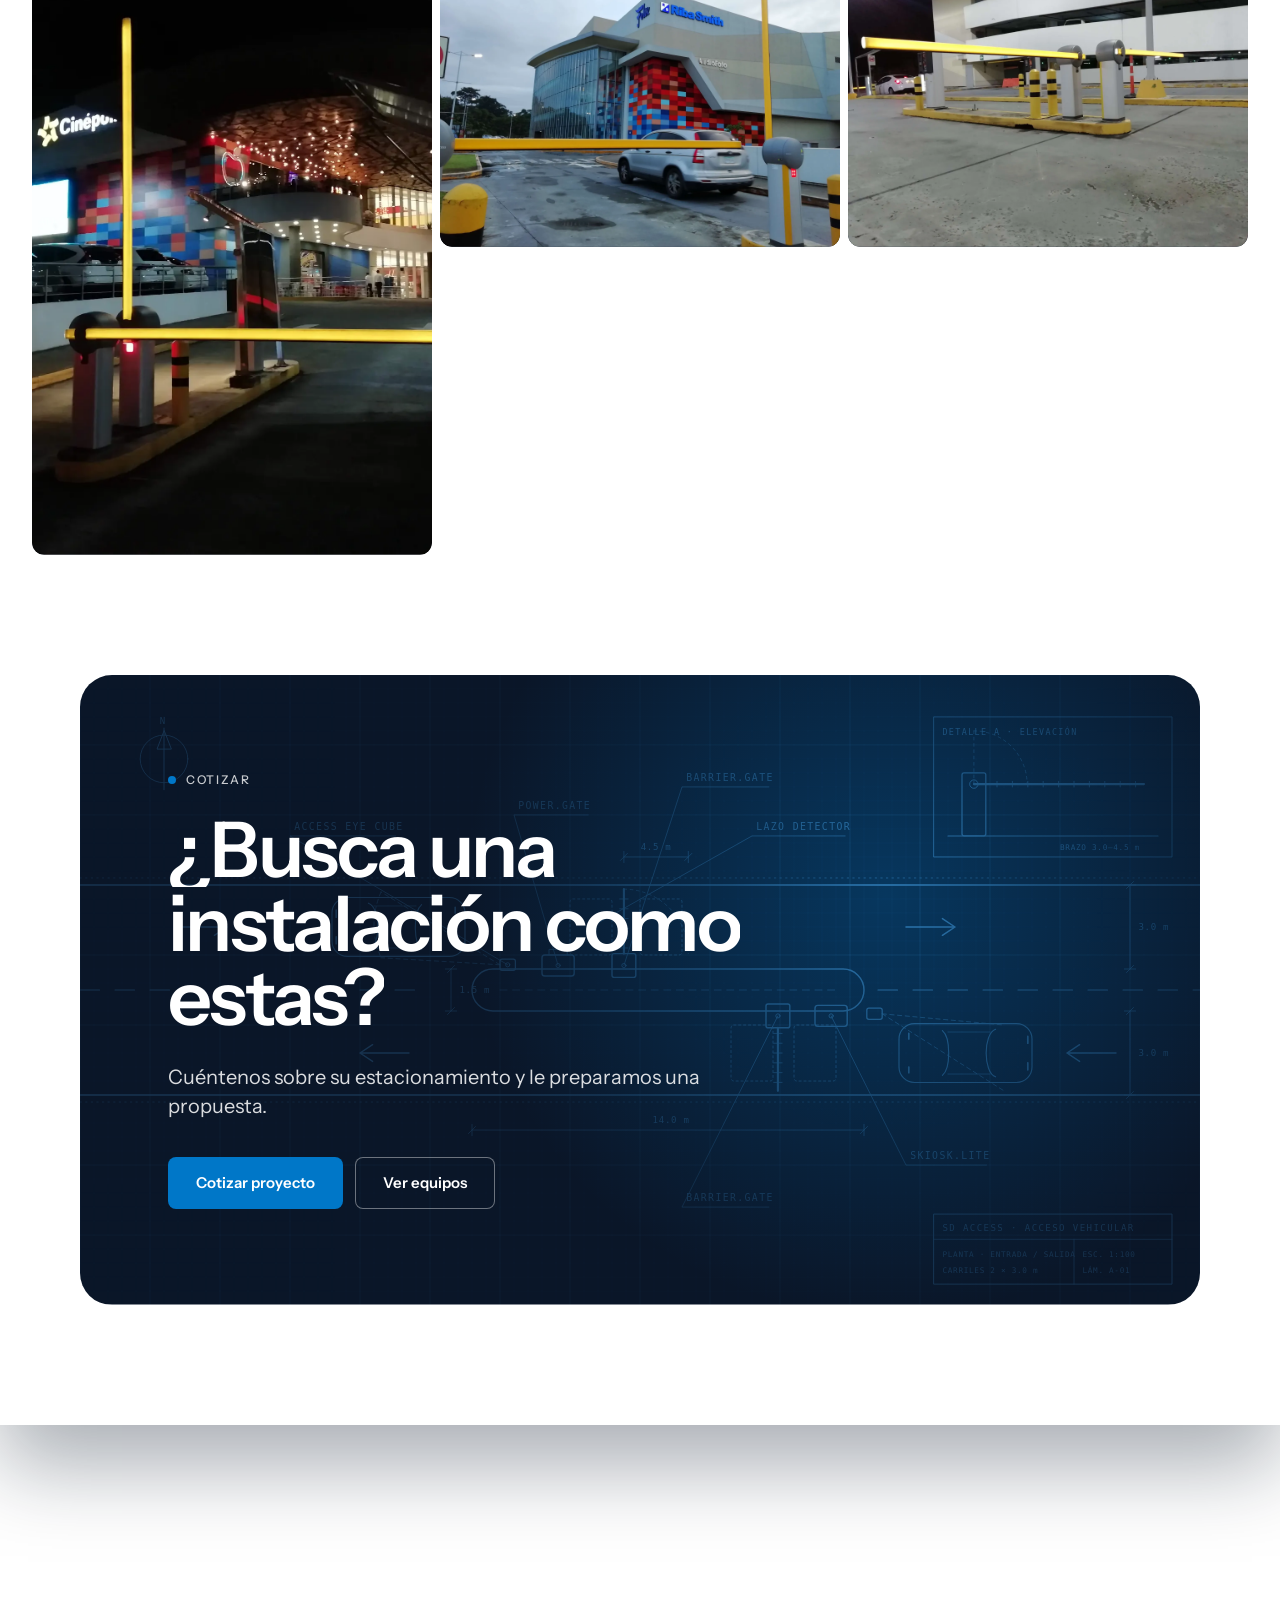
<file: instalaciones.html>
<!doctype html>
<html lang="es">
<head>
  <meta charset="utf-8">
  <meta name="viewport" content="width=device-width, initial-scale=1">
  <title>Proyectos de estacionamiento en Panamá y la región | SD ACCESS</title>
  <meta name="description" content="Referencias de SD ACCESS en Panamá, Venezuela, Curaçao y Honduras: malls, hospitales, aeropuertos, oficinas y transporte público con equipos SKIDATA.">
  <link rel="canonical" href="https://www.sdaccess.com.pa/instalaciones.html">
  <meta property="og:type" content="website">
  <meta property="og:site_name" content="SD ACCESS">
  <meta property="og:locale" content="es_PA">
  <meta property="og:url" content="https://www.sdaccess.com.pa/instalaciones.html">
  <meta property="og:title" content="Proyectos de estacionamiento en Panamá y la región | SD ACCESS">
  <meta property="og:description" content="Referencias de SD ACCESS en Panamá, Venezuela, Curaçao y Honduras: malls, hospitales, aeropuertos, oficinas y transporte público con equipos SKIDATA.">
  <meta property="og:image" content="https://www.sdaccess.com.pa/img/og-image.jpg">
  <meta property="og:image:width" content="1200">
  <meta property="og:image:height" content="630">
  <meta property="og:image:alt" content="Barrera SKIDATA en la entrada del estacionamiento de Altaplaza Mall de noche">
  <meta name="twitter:card" content="summary_large_image">
  <link rel="icon" type="image/png" href="img/favicon.png">
  <link rel="apple-touch-icon" href="img/apple-touch-icon.png">
  <script>document.documentElement.classList.add('js');</script>
  <link rel="preconnect" href="https://fonts.googleapis.com">
  <link rel="preconnect" href="https://fonts.gstatic.com" crossorigin>
  <link rel="stylesheet" href="https://fonts.googleapis.com/css2?family=Instrument+Sans:wght@400;500;600;700&amp;display=swap">
  <link rel="stylesheet" href="css/normalize.css">
  <link rel="stylesheet" href="css/editorial.css">
</head>
<body class="ed" id="top">
  <a href="#contenido" class="ed-skip">Saltar al contenido</a>

  <header class="ed-header">
    <div class="ed-header__inner fade-in" style="--d: 0.5s">
      <div class="ed-bar">
        <a href="./" class="ed-logo"><img src="img/web/Logo_SD_Access-96.webp" width="32" height="32" alt=""><span>SD ACCESS</span></a>
        <nav class="ed-nav" id="site-nav" aria-label="Principal">
          <a href="./">Inicio</a>
          <a href="productos.html">Productos</a>
          <a href="instalaciones.html" aria-current="page">Instalaciones</a>
          <a href="nosotros.html">Nosotros</a>
        </nav>
        <a href="contacto.html" class="ed-cta">Cotizar<span class="ed-cta__icon"><svg viewBox="0 0 24 24" fill="none" stroke="currentColor" stroke-width="2.2" stroke-linecap="round" stroke-linejoin="round" aria-hidden="true"><path d="M7 17L17 7M9 7h8v8"/></svg></span></a>
        <button type="button" class="ed-toggle" aria-label="Menú" aria-expanded="false" aria-controls="site-nav"><svg viewBox="0 0 24 24" fill="none" stroke="currentColor" stroke-width="2" stroke-linecap="round" aria-hidden="true"><path d="M4 7h16M4 12h16M4 17h16"/></svg></button>
      </div>
    </div>
  </header>

  <div class="ed-curtain">
    <main id="contenido">
      <section class="ed-page-hero">
        <p class="ed-eyebrow fade-in" style="--d: 0.1s">Proyectos realizados</p>
        <div class="ed-page-hero__row">
          <h1><span class="ed-hl"><span class="w hw" style="--i: 0"><span>Nuestras</span></span></span> <span class="ed-hl"><span class="w hw" style="--i: 1"><span>instalaciones.</span></span></span></h1>
          <p class="ed-page-hero__lead fade-in" style="--d: 0.55s">Referencias en Panamá y la región: malls, hospitales, aeropuertos y más.</p>
        </div>
      </section>
      <section class="ed-inst" id="proyectos">
        <h2 class="ed-sr-only">Proyectos</h2>
        <div class="ed-inst__list">
          <div class="ed-filters fade-in" role="group" aria-label="Filtrar proyectos" style="--d: 0.7s"><button type="button" data-filter="all" class="is-active" aria-pressed="true">Todos <span>9</span></button><button type="button" data-filter="aeropuertos" class="" aria-pressed="false">Aeropuertos <span>2</span></button><button type="button" data-filter="salud" class="" aria-pressed="false">Salud <span>2</span></button><button type="button" data-filter="comercial" class="" aria-pressed="false">Comercio y eventos <span>2</span></button><button type="button" data-filter="residencial" class="" aria-pressed="false">Residencial y transporte <span>2</span></button><button type="button" data-filter="oficinas" class="" aria-pressed="false">Oficinas <span>1</span></button></div>
          <p class="ed-status" id="projects-status" aria-live="polite">Mostrando 9 proyectos</p>
          <div class="ed-projects">
          <a href="#proj-altaplaza" class="ed-frame frame ed-proj" data-category="comercial">
            <img src="img/web/ALTAPLAZA_ACCESO2NOCHE.webp" width="1920" height="1440" alt="Altaplaza Mall" fetchpriority="high" decoding="async">
            <span class="ed-frame__tag"><span class="ed-frame__name">Altaplaza Mall</span><span class="ed-frame__meta">Panamá<span class="ed-sep"> · </span><br>Centro comercial</span></span>
          </a>
          <a href="#proj-cmc" class="ed-frame frame ed-proj" data-category="salud">
            <img src="img/web/CMC_Lite_-2.webp" width="1920" height="1440" alt="Curaçao Medical Center" decoding="async">
            <span class="ed-frame__tag"><span class="ed-frame__name">Curaçao Medical Center</span><span class="ed-frame__meta">Curaçao<span class="ed-sep"> · </span><br>Salud</span></span>
          </a>
          <a href="#proj-curacao-airport" class="ed-frame frame ed-proj" data-category="aeropuertos">
            <img src="img/web/CAP2.webp" width="1920" height="1440" alt="Aeropuerto Curaçao" loading="lazy" decoding="async">
            <span class="ed-frame__tag"><span class="ed-frame__name">Aeropuerto Curaçao</span><span class="ed-frame__meta">Curaçao<span class="ed-sep"> · </span><br>Aeropuerto</span></span>
          </a>
          <a href="#proj-palmerola" class="ed-frame frame ed-proj" data-category="aeropuertos">
            <img src="img/web/palmerola.webp" width="1920" height="1440" alt="Aeropuerto Palmerola" loading="lazy" decoding="async">
            <span class="ed-frame__tag"><span class="ed-frame__name">Aeropuerto Palmerola</span><span class="ed-frame__meta">Comayagua, Honduras<span class="ed-sep"> · </span><br>Aeropuerto</span></span>
          </a>
          <a href="#proj-chsf" class="ed-frame frame ed-proj" data-category="salud">
            <img src="img/web/entry_barrier-power-gate_entry.webp" width="1227" height="538" alt="Clínica Hospital San Fernando" loading="lazy" decoding="async">
            <span class="ed-frame__tag"><span class="ed-frame__name">Clínica Hospital San Fernando</span><span class="ed-frame__meta">Panamá<span class="ed-sep"> · </span><br>Salud</span></span>
          </a>
          <a href="#proj-curundu" class="ed-frame frame ed-proj" data-category="residencial">
            <img src="img/web/Llanos_de_curundu.webp" width="1024" height="455" alt="Llanos de Curundú" loading="lazy" decoding="async">
            <span class="ed-frame__tag"><span class="ed-frame__name">Llanos de Curundú</span><span class="ed-frame__meta">Panamá<span class="ed-sep"> · </span><br>Residencial</span></span>
          </a>
          <a href="#proj-pcc" class="ed-frame frame ed-proj" data-category="comercial">
            <img src="img/web/entry_barrier-power-gate_entry.webp" width="1227" height="538" alt="Panama Convention Center" loading="lazy" decoding="async">
            <span class="ed-frame__tag"><span class="ed-frame__name">Panama Convention Center</span><span class="ed-frame__meta">Panamá<span class="ed-sep"> · </span><br>Convenciones</span></span>
          </a>
          <a href="#proj-metro-zaita" class="ed-frame frame ed-proj" data-category="residencial">
            <img src="img/web/barrier_multicolour.webp" width="960" height="600" alt="Intercambiador Metro Villa Zaita" loading="lazy" decoding="async">
            <span class="ed-frame__tag"><span class="ed-frame__name">Intercambiador Metro Villa Zaita</span><span class="ed-frame__meta">Panamá<span class="ed-sep"> · </span><br>Transporte</span></span>
          </a>
          <a href="#proj-multicentro" class="ed-frame frame ed-proj" data-category="oficinas">
            <img src="img/web/MULTICENTRO.webp" width="500" height="338" alt="Multicentro Empresarial del Este" loading="lazy" decoding="async">
            <span class="ed-frame__tag"><span class="ed-frame__name">Multicentro Empresarial del Este</span><span class="ed-frame__meta">Caracas, Venezuela<span class="ed-sep"> · </span><br>Oficinas</span></span>
          </a>
          </div>
          <div class="ed-feature">
        <div class="ed-sec-head">
          <div class="ed-sec-head__title">
            <p class="ed-eyebrow fu">Proyecto destacado · Centro comercial</p>
            <h2 class="ed-h2"><span class="ed-hl"><span class="w sw" style="--i: 0"><span>Altaplaza</span></span> <span class="w sw" style="--i: 1"><span>Mall.</span></span></span></h2>
          </div>
          <p class="ed-sec-head__desc fu">Panamá · Control de acceso y operación de estacionamiento</p>
        </div>
            <div class="ed-feature__grid">
              <a href="#proj-altaplaza" class="ed-shot frame"><img src="img/web/ALTAPLAZA_ACCESO2NOCHE.webp" width="1920" height="1440" alt="Altaplaza Mall de noche, entrada al estacionamiento" loading="lazy" decoding="async"></a>
              <a href="#proj-altaplaza" class="ed-shot frame"><img src="img/web/ALTAPLAZA_ACCESO3.webp" width="1920" height="1440" alt="Altaplaza Mall, carril de acceso" loading="lazy" decoding="async"></a>
              <a href="#proj-altaplaza" class="ed-shot frame"><img src="img/web/ALTAPLAZA_ACCESO7.webp" width="1920" height="1440" alt="Altaplaza Mall, equipos de estacionamiento" loading="lazy" decoding="async"></a>
            </div>
          </div>
        </div>
        <article id="proj-altaplaza" class="ed-detail">
          <a href="#proyectos" class="ed-detail__back">← Volver a proyectos</a>
          <header class="ed-detail__head">
            <p class="ed-eyebrow">Centro comercial</p>
            <h2>Altaplaza Mall</h2>
            <p>Panamá · Control de acceso y operación de estacionamiento</p>
          </header>
          <div class="ed-gallery">
            <div class="ed-carousel">
              <div class="ed-carousel__track">
                <div class="ed-carousel__slide"><img width="1920" height="1440" src="img/web/ALTAPLAZA_ACCESO2NOCHE.webp" alt="Entrada del estacionamiento de Altaplaza Mall de noche, con barrera de brazo amarillo" loading="lazy" decoding="async"></div>
                <div class="ed-carousel__slide"><img width="1920" height="1440" src="img/web/ALTAPLAZA_ACCESO3.webp" alt="Carril de acceso con barrera en Altaplaza Mall, con un auto detenido" loading="lazy" decoding="async"></div>
                <div class="ed-carousel__slide"><img width="1920" height="1440" src="img/web/ALTAPLAZA_ACCESO7.webp" alt="Carriles de acceso con barreras y columnas de control en Altaplaza Mall, de noche" loading="lazy" decoding="async"></div>
              </div>
              <button type="button" class="ed-carousel__btn ed-carousel__btn--prev" aria-label="Anterior"><svg viewBox="0 0 24 24" aria-hidden="true" fill="none" stroke="currentColor" stroke-width="2.25" stroke-linecap="round" stroke-linejoin="round"><path d="M15 6l-6 6 6 6"/></svg></button>
              <button type="button" class="ed-carousel__btn ed-carousel__btn--next" aria-label="Siguiente"><svg viewBox="0 0 24 24" aria-hidden="true" fill="none" stroke="currentColor" stroke-width="2.25" stroke-linecap="round" stroke-linejoin="round"><path d="M9 6l6 6-6 6"/></svg></button>
              <div class="ed-carousel__dots"></div>
            </div>
          </div>
        </article>

        <article id="proj-cmc" class="ed-detail">
          <a href="#proyectos" class="ed-detail__back">← Volver a proyectos</a>
          <header class="ed-detail__head">
            <p class="ed-eyebrow">Salud</p>
            <h2>Curaçao Medical Center</h2>
            <p>Curaçao · Cajeros y gestión de parking hospitalario</p>
          </header>
          <div class="ed-gallery">
            <div class="ed-carousel">
              <div class="ed-carousel__track">
                <div class="ed-carousel__slide"><img width="1920" height="1440" src="img/web/CMC_Lite_-2.webp" alt="Cajero automático Skiosk.Lite en el Curaçao Medical Center" loading="lazy" decoding="async"></div>
                <div class="ed-carousel__slide"><img width="1920" height="1440" src="img/web/CMC_Skiost_0.webp" alt="Dos cajeros automáticos de estacionamiento en un vestíbulo del Curaçao Medical Center" loading="lazy" decoding="async"></div>
                <div class="ed-carousel__slide"><img width="1920" height="1440" src="img/web/dashboard2.webp" alt="Pantalla informativa con espacios de estacionamiento disponibles en el Curaçao Medical Center" loading="lazy" decoding="async"></div>
              </div>
              <button type="button" class="ed-carousel__btn ed-carousel__btn--prev" aria-label="Anterior"><svg viewBox="0 0 24 24" aria-hidden="true" fill="none" stroke="currentColor" stroke-width="2.25" stroke-linecap="round" stroke-linejoin="round"><path d="M15 6l-6 6 6 6"/></svg></button>
              <button type="button" class="ed-carousel__btn ed-carousel__btn--next" aria-label="Siguiente"><svg viewBox="0 0 24 24" aria-hidden="true" fill="none" stroke="currentColor" stroke-width="2.25" stroke-linecap="round" stroke-linejoin="round"><path d="M9 6l6 6-6 6"/></svg></button>
              <div class="ed-carousel__dots"></div>
            </div>
          </div>
        </article>

        <article id="proj-curacao-airport" class="ed-detail">
          <a href="#proyectos" class="ed-detail__back">← Volver a proyectos</a>
          <header class="ed-detail__head">
            <p class="ed-eyebrow">Aeropuerto</p>
            <h2>Aeropuerto Curaçao</h2>
            <p>Curaçao · Acceso vehicular y operación de estacionamiento</p>
          </header>
          <div class="ed-gallery">
            <div class="ed-carousel">
              <div class="ed-carousel__track">
                <div class="ed-carousel__slide"><img width="1920" height="1440" src="img/web/CAP2.webp" alt="Columna de acceso con señal verde y rótulo SD ACCESS en el estacionamiento del aeropuerto de Curaçao, de noche" loading="lazy" decoding="async"></div>
                <div class="ed-carousel__slide"><img width="1280" height="960" src="img/web/IMG_4427.webp" alt="Tres columnas de acceso con señal luminosa instaladas en el aeropuerto de Curaçao" loading="lazy" decoding="async"></div>
                <div class="ed-carousel__slide"><video src="img/web/CAP1.mp4" poster="img/web/CAP1-poster.webp" data-autoplay muted loop playsinline preload="none" aria-label="Aeropuerto Curaçao"></video></div>
              </div>
              <button type="button" class="ed-carousel__btn ed-carousel__btn--prev" aria-label="Anterior"><svg viewBox="0 0 24 24" aria-hidden="true" fill="none" stroke="currentColor" stroke-width="2.25" stroke-linecap="round" stroke-linejoin="round"><path d="M15 6l-6 6 6 6"/></svg></button>
              <button type="button" class="ed-carousel__btn ed-carousel__btn--next" aria-label="Siguiente"><svg viewBox="0 0 24 24" aria-hidden="true" fill="none" stroke="currentColor" stroke-width="2.25" stroke-linecap="round" stroke-linejoin="round"><path d="M9 6l6 6-6 6"/></svg></button>
              <div class="ed-carousel__dots"></div>
            </div>
          </div>
        </article>

        <article id="proj-palmerola" class="ed-detail">
          <a href="#proyectos" class="ed-detail__back">← Volver a proyectos</a>
          <header class="ed-detail__head">
            <p class="ed-eyebrow">Aeropuerto</p>
            <h2>Aeropuerto Palmerola</h2>
            <p>Comayagua, Honduras · Sistema integral de parking aeroportuario</p>
          </header>
          <div class="ed-gallery">
            <div class="ed-carousel">
              <div class="ed-carousel__track">
                <div class="ed-carousel__slide"><img width="1920" height="1440" src="img/web/palmerola.webp" alt="Columnas de acceso con luces verdes en el estacionamiento del aeropuerto de Palmerola, de noche" loading="lazy" decoding="async"></div>
                <div class="ed-carousel__slide"><img width="1920" height="1440" src="img/web/IMG_5721.webp" alt="Detalle de la señal luminosa de carril de una barrera SKIDATA con flecha verde" loading="lazy" decoding="async"></div>
                <div class="ed-carousel__slide"><video src="img/web/Palmerola.mp4" poster="img/web/Palmerola-poster.webp" data-autoplay muted loop playsinline preload="none" aria-label="Aeropuerto Palmerola"></video></div>
              </div>
              <button type="button" class="ed-carousel__btn ed-carousel__btn--prev" aria-label="Anterior"><svg viewBox="0 0 24 24" aria-hidden="true" fill="none" stroke="currentColor" stroke-width="2.25" stroke-linecap="round" stroke-linejoin="round"><path d="M15 6l-6 6 6 6"/></svg></button>
              <button type="button" class="ed-carousel__btn ed-carousel__btn--next" aria-label="Siguiente"><svg viewBox="0 0 24 24" aria-hidden="true" fill="none" stroke="currentColor" stroke-width="2.25" stroke-linecap="round" stroke-linejoin="round"><path d="M9 6l6 6-6 6"/></svg></button>
              <div class="ed-carousel__dots"></div>
            </div>
          </div>
        </article>

        <article id="proj-chsf" class="ed-detail">
          <a href="#proyectos" class="ed-detail__back">← Volver a proyectos</a>
          <header class="ed-detail__head">
            <p class="ed-eyebrow">Salud</p>
            <h2>Clínica Hospital San Fernando</h2>
            <p>Panamá · Control de acceso y gestión de estacionamiento hospitalario</p>
          </header>
          <div class="ed-gallery">
            <div class="ed-carousel">
              <div class="ed-carousel__track">
                <div class="ed-carousel__slide"><img width="1227" height="538" src="img/web/entry_barrier-power-gate_entry.webp" alt="Auto pasando por una barrera de entrada con dispensador de tickets Power.Gate" loading="lazy" decoding="async"></div>
                <div class="ed-carousel__slide"><img width="960" height="600" src="img/web/barrier_multicolour.webp" alt="Cuatro barreras SKIDATA con señales luminosas de carril verde, azul, roja y amarilla" loading="lazy" decoding="async"></div>
                <div class="ed-carousel__slide"><img width="299" height="570" src="img/web/PowerGate.webp" alt="Dispensador de tickets Power.Gate" loading="lazy" decoding="async"></div>
              </div>
              <button type="button" class="ed-carousel__btn ed-carousel__btn--prev" aria-label="Anterior"><svg viewBox="0 0 24 24" aria-hidden="true" fill="none" stroke="currentColor" stroke-width="2.25" stroke-linecap="round" stroke-linejoin="round"><path d="M15 6l-6 6 6 6"/></svg></button>
              <button type="button" class="ed-carousel__btn ed-carousel__btn--next" aria-label="Siguiente"><svg viewBox="0 0 24 24" aria-hidden="true" fill="none" stroke="currentColor" stroke-width="2.25" stroke-linecap="round" stroke-linejoin="round"><path d="M9 6l6 6-6 6"/></svg></button>
              <div class="ed-carousel__dots"></div>
            </div>
          </div>
        </article>

        <article id="proj-curundu" class="ed-detail">
          <a href="#proyectos" class="ed-detail__back">← Volver a proyectos</a>
          <header class="ed-detail__head">
            <p class="ed-eyebrow">Residencial</p>
            <h2>Llanos de Curundú</h2>
            <p>Panamá · Acceso vehicular para desarrollo residencial</p>
          </header>
          <div class="ed-gallery">
            <div class="ed-carousel">
              <div class="ed-carousel__track">
                <div class="ed-carousel__slide"><img width="1024" height="455" class="is-contain" src="img/web/Llanos_de_curundu.webp" alt="Acceso vehicular con barrera en Llanos de Curundú, con autos en el carril" loading="lazy" decoding="async"></div>
              </div>
              <button type="button" class="ed-carousel__btn ed-carousel__btn--prev" aria-label="Anterior"><svg viewBox="0 0 24 24" aria-hidden="true" fill="none" stroke="currentColor" stroke-width="2.25" stroke-linecap="round" stroke-linejoin="round"><path d="M15 6l-6 6 6 6"/></svg></button>
              <button type="button" class="ed-carousel__btn ed-carousel__btn--next" aria-label="Siguiente"><svg viewBox="0 0 24 24" aria-hidden="true" fill="none" stroke="currentColor" stroke-width="2.25" stroke-linecap="round" stroke-linejoin="round"><path d="M9 6l6 6-6 6"/></svg></button>
              <div class="ed-carousel__dots"></div>
            </div>
          </div>
        </article>

        <article id="proj-pcc" class="ed-detail">
          <a href="#proyectos" class="ed-detail__back">← Volver a proyectos</a>
          <header class="ed-detail__head">
            <p class="ed-eyebrow">Convenciones</p>
            <h2>Panama Convention Center</h2>
            <p>Panamá · Operación de estacionamiento para eventos y convenciones</p>
          </header>
          <div class="ed-gallery">
            <div class="ed-carousel">
              <div class="ed-carousel__track">
                <div class="ed-carousel__slide"><img width="1227" height="538" src="img/web/entry_barrier-power-gate_entry.webp" alt="Auto pasando por una barrera de entrada con dispensador de tickets Power.Gate" loading="lazy" decoding="async"></div>
                <div class="ed-carousel__slide"><img width="1920" height="1439" src="img/web/skiosk_all_together.webp" alt="Gama de cajeros automáticos Skiosk de SKIDATA" loading="lazy" decoding="async"></div>
              </div>
              <button type="button" class="ed-carousel__btn ed-carousel__btn--prev" aria-label="Anterior"><svg viewBox="0 0 24 24" aria-hidden="true" fill="none" stroke="currentColor" stroke-width="2.25" stroke-linecap="round" stroke-linejoin="round"><path d="M15 6l-6 6 6 6"/></svg></button>
              <button type="button" class="ed-carousel__btn ed-carousel__btn--next" aria-label="Siguiente"><svg viewBox="0 0 24 24" aria-hidden="true" fill="none" stroke="currentColor" stroke-width="2.25" stroke-linecap="round" stroke-linejoin="round"><path d="M9 6l6 6-6 6"/></svg></button>
              <div class="ed-carousel__dots"></div>
            </div>
          </div>
        </article>
        <article id="proj-multicentro" class="ed-detail">
          <a href="#proyectos" class="ed-detail__back">← Volver a proyectos</a>
          <header class="ed-detail__head">
            <p class="ed-eyebrow">Oficinas</p>
            <h2>Multicentro Empresarial del Este</h2>
            <p>Caracas, Venezuela · Control de acceso y operación de estacionamiento</p>
          </header>
          <div class="ed-gallery">
            <div class="ed-carousel">
              <div class="ed-carousel__track">
                <div class="ed-carousel__slide"><img width="500" height="338" src="img/web/MULTICENTRO.webp" alt="Torres del Multicentro Empresarial del Este, Caracas" loading="lazy" decoding="async"></div>
                <div class="ed-carousel__slide"><img width="1024" height="768" src="img/web/Venezuela_park_adventura_plaza_1.webp" alt="Entrada del estacionamiento del Multicentro Empresarial del Este, Caracas" loading="lazy" decoding="async"></div>
              </div>
              <button type="button" class="ed-carousel__btn ed-carousel__btn--prev" aria-label="Anterior"><svg viewBox="0 0 24 24" aria-hidden="true" fill="none" stroke="currentColor" stroke-width="2.25" stroke-linecap="round" stroke-linejoin="round"><path d="M15 6l-6 6 6 6"/></svg></button>
              <button type="button" class="ed-carousel__btn ed-carousel__btn--next" aria-label="Siguiente"><svg viewBox="0 0 24 24" aria-hidden="true" fill="none" stroke="currentColor" stroke-width="2.25" stroke-linecap="round" stroke-linejoin="round"><path d="M9 6l6 6-6 6"/></svg></button>
              <div class="ed-carousel__dots"></div>
            </div>
          </div>
        </article>

        <article id="proj-metro-zaita" class="ed-detail">
          <a href="#proyectos" class="ed-detail__back">← Volver a proyectos</a>
          <header class="ed-detail__head">
            <p class="ed-eyebrow">Transporte</p>
            <h2>Intercambiador Metro Villa Zaita</h2>
            <p>Panamá · Control de acceso en intercambiador del Metro</p>
          </header>
          <div class="ed-gallery">
            <div class="ed-carousel">
              <div class="ed-carousel__track">
                <div class="ed-carousel__slide"><img width="960" height="600" src="img/web/barrier_multicolour.webp" alt="Cuatro barreras SKIDATA con señales luminosas de carril verde, azul, roja y amarilla" loading="lazy" decoding="async"></div>
                <div class="ed-carousel__slide"><img width="1227" height="538" src="img/web/entry_barrier-power-gate_entry.webp" alt="Auto pasando por una barrera de entrada con dispensador de tickets Power.Gate" loading="lazy" decoding="async"></div>
                <div class="ed-carousel__slide"><img width="836" height="813" src="img/web/BarrierGate_2014.webp" alt="Barrera Barrier.Gate con brazo amarillo y señal luminosa" loading="lazy" decoding="async"></div>
              </div>
              <button type="button" class="ed-carousel__btn ed-carousel__btn--prev" aria-label="Anterior"><svg viewBox="0 0 24 24" aria-hidden="true" fill="none" stroke="currentColor" stroke-width="2.25" stroke-linecap="round" stroke-linejoin="round"><path d="M15 6l-6 6 6 6"/></svg></button>
              <button type="button" class="ed-carousel__btn ed-carousel__btn--next" aria-label="Siguiente"><svg viewBox="0 0 24 24" aria-hidden="true" fill="none" stroke="currentColor" stroke-width="2.25" stroke-linecap="round" stroke-linejoin="round"><path d="M9 6l6 6-6 6"/></svg></button>
              <div class="ed-carousel__dots"></div>
            </div>
          </div>
        </article>

      </section>
      <section class="ed-section" aria-labelledby="cta-title">
        <div class="ed-dark ed-cta-card widenc" data-spot>
          <div class="ed-dark__glow" aria-hidden="true"></div>
          <p class="ed-cta-card__eyebrow fu">Cotizar</p>
          <h2 class="tint" id="cta-title"><span class="ed-hl"><span class="w sw" style="--i: 0"><span>¿Busca</span></span> <span class="w sw" style="--i: 1"><span>una</span></span></span> <span class="ed-hl"><span class="w sw" style="--i: 2"><span>instalación</span></span> <span class="w sw" style="--i: 3"><span>como</span></span></span> <span class="ed-hl"><span class="w sw" style="--i: 4"><span>estas?</span></span></span></h2>
          <p class="ed-cta-card__lead fu tint-soft">Cuéntenos sobre su estacionamiento y le preparamos una propuesta.</p>
          <div class="ed-actions ed-actions--start fu">
            <a href="contacto.html" class="ed-btn ed-btn--primary ed-btn--lg">Cotizar proyecto</a>
            <a href="productos.html" class="ed-btn ed-btn--ghost ed-btn--lg">Ver equipos</a>
          </div>
        </div>
      </section>
    </main>
  </div>

  <footer class="ed-footer">
    <div class="ed-footer__grid">
      <div class="ed-footer__brand">
        <a href="./" class="ed-footer__logo fx" style="--s: 0"><img src="img/web/Logo_SD_Access-96.webp" width="44" height="44" alt="" loading="lazy" decoding="async"><span>SD ACCESS</span></a>
        <p class="ed-footer__about fx" style="--s: 1">Partner SKIDATA en Panamá. Sistemas inteligentes de parking, barreras, cajeros y control de acceso.</p>
      </div>
      <nav aria-label="Páginas">
        <h2 class="fx" style="--s: 2">Páginas</h2>
        <ul>
          <li class="fx" style="--s: 3"><a href="./">Inicio</a></li>
          <li class="fx" style="--s: 4"><a href="productos.html">Productos</a></li>
          <li class="fx" style="--s: 5"><a href="instalaciones.html">Instalaciones</a></li>
          <li class="fx" style="--s: 6"><a href="nosotros.html">Nosotros</a></li>
          <li class="fx" style="--s: 7"><a href="contacto.html">Contacto</a></li>
        </ul>
      </nav>
      <nav aria-label="Equipos">
        <h2 class="fx" style="--s: 8">Equipos</h2>
        <ul>
          <li class="fx" style="--s: 9"><a href="productos.html">Entrada y salida</a></li>
          <li class="fx" style="--s: 10"><a href="productos.html">Pago</a></li>
          <li class="fx" style="--s: 11"><a href="productos.html">Peatonal y puertas</a></li>
          <li class="fx" style="--s: 12"><a href="productos.html">Software</a></li>
        </ul>
      </nav>
      <div class="ed-footer__contact">
        <h2 class="fx" style="--s: 15">Contacto</h2>
        <p class="fx" style="--s: 16"><a href="tel:+5073966976">+507 396 6976</a></p>
        <p class="fx" style="--s: 17"><a href="mailto:info@sdaccess.com.pa">info@sdaccess.com.pa</a></p>
        <p class="ed-footer__addr fx" style="--s: 18">Edificio 37E, piso 8, oficina 806<br>Santa María Business District, Panamá</p>
        <div class="ed-social fx" style="--s: 19">
          <a href="https://www.instagram.com/sd_access/" target="_blank" rel="noopener" aria-label="Instagram de SD ACCESS"><svg viewBox="0 0 24 24" aria-hidden="true"><path d="M12 2.163c3.204 0 3.584.012 4.85.07 3.252.148 4.771 1.691 4.919 4.919.058 1.265.069 1.645.069 4.849 0 3.205-.012 3.584-.069 4.849-.149 3.225-1.664 4.771-4.919 4.919-1.266.058-1.644.07-4.85.07-3.204 0-3.584-.012-4.849-.07-3.26-.149-4.771-1.699-4.919-4.92-.058-1.265-.07-1.644-.07-4.849 0-3.204.013-3.583.07-4.849.149-3.227 1.664-4.771 4.919-4.919 1.266-.057 1.645-.069 4.849-.069zm0-2.163c-3.259 0-3.667.014-4.947.072-4.358.2-6.78 2.618-6.98 6.98-.059 1.281-.073 1.689-.073 4.948 0 3.259.014 3.668.072 4.948.2 4.358 2.618 6.78 6.98 6.98 1.281.058 1.689.072 4.948.072 3.259 0 3.668-.014 4.948-.072 4.354-.2 6.782-2.618 6.979-6.98.059-1.28.073-1.689.073-4.948 0-3.259-.014-3.667-.072-4.947-.196-4.354-2.617-6.78-6.979-6.98-1.281-.059-1.69-.073-4.949-.073zm0 5.838c-3.403 0-6.162 2.759-6.162 6.162s2.759 6.163 6.162 6.163 6.162-2.759 6.162-6.163c0-3.403-2.759-6.162-6.162-6.162zm0 10.162c-2.209 0-4-1.79-4-4 0-2.209 1.791-4 4-4s4 1.791 4 4c0 2.21-1.791 4-4 4zm6.406-11.845c-.796 0-1.441.645-1.441 1.44s.645 1.44 1.441 1.44c.795 0 1.439-.645 1.439-1.44s-.644-1.44-1.439-1.44z"/></svg></a>
          <a href="https://www.linkedin.com/company/sd-access" target="_blank" rel="noopener" aria-label="LinkedIn de SD ACCESS"><svg viewBox="0 0 24 24" aria-hidden="true"><path d="M20.447 20.452h-3.554v-5.569c0-1.328-.027-3.037-1.852-3.037-1.853 0-2.136 1.445-2.136 2.939v5.667H9.351V9h3.414v1.561h.046c.477-.9 1.637-1.85 3.37-1.85 3.601 0 4.267 2.37 4.267 5.455v6.286zM5.337 7.433c-1.144 0-2.063-.926-2.063-2.065 0-1.138.92-2.063 2.063-2.063 1.14 0 2.064.925 2.064 2.063 0 1.139-.925 2.065-2.064 2.065zm1.782 13.019H3.555V9h3.564v11.452zM22.225 0H1.771C.792 0 0 .774 0 1.729v20.542C0 23.227.792 24 1.771 24h20.451C23.2 24 24 23.227 24 22.271V1.729C24 .774 23.2 0 22.222 0h.003z"/></svg></a>
        </div>
      </div>
    </div>
    <div class="ed-footer__bar fx" style="--s: 20">
      <span>Partner SKIDATA · Panamá</span>
      <span>© 2026 SD ACCESS S.A. · Panamá</span>
      <a href="#top">Volver arriba <svg viewBox="0 0 24 24" fill="none" stroke="currentColor" stroke-width="2" stroke-linecap="round" stroke-linejoin="round" aria-hidden="true"><path d="M12 19V5M5 12l7-7 7 7"/></svg></a>
    </div>
    <div class="ed-wordmark" aria-hidden="true"><p class="fx fxw" style="--s: 21">SD ACCESS</p></div>
  </footer>

  <script src="js/v2.js"></script>
</body>
</html>
</file>
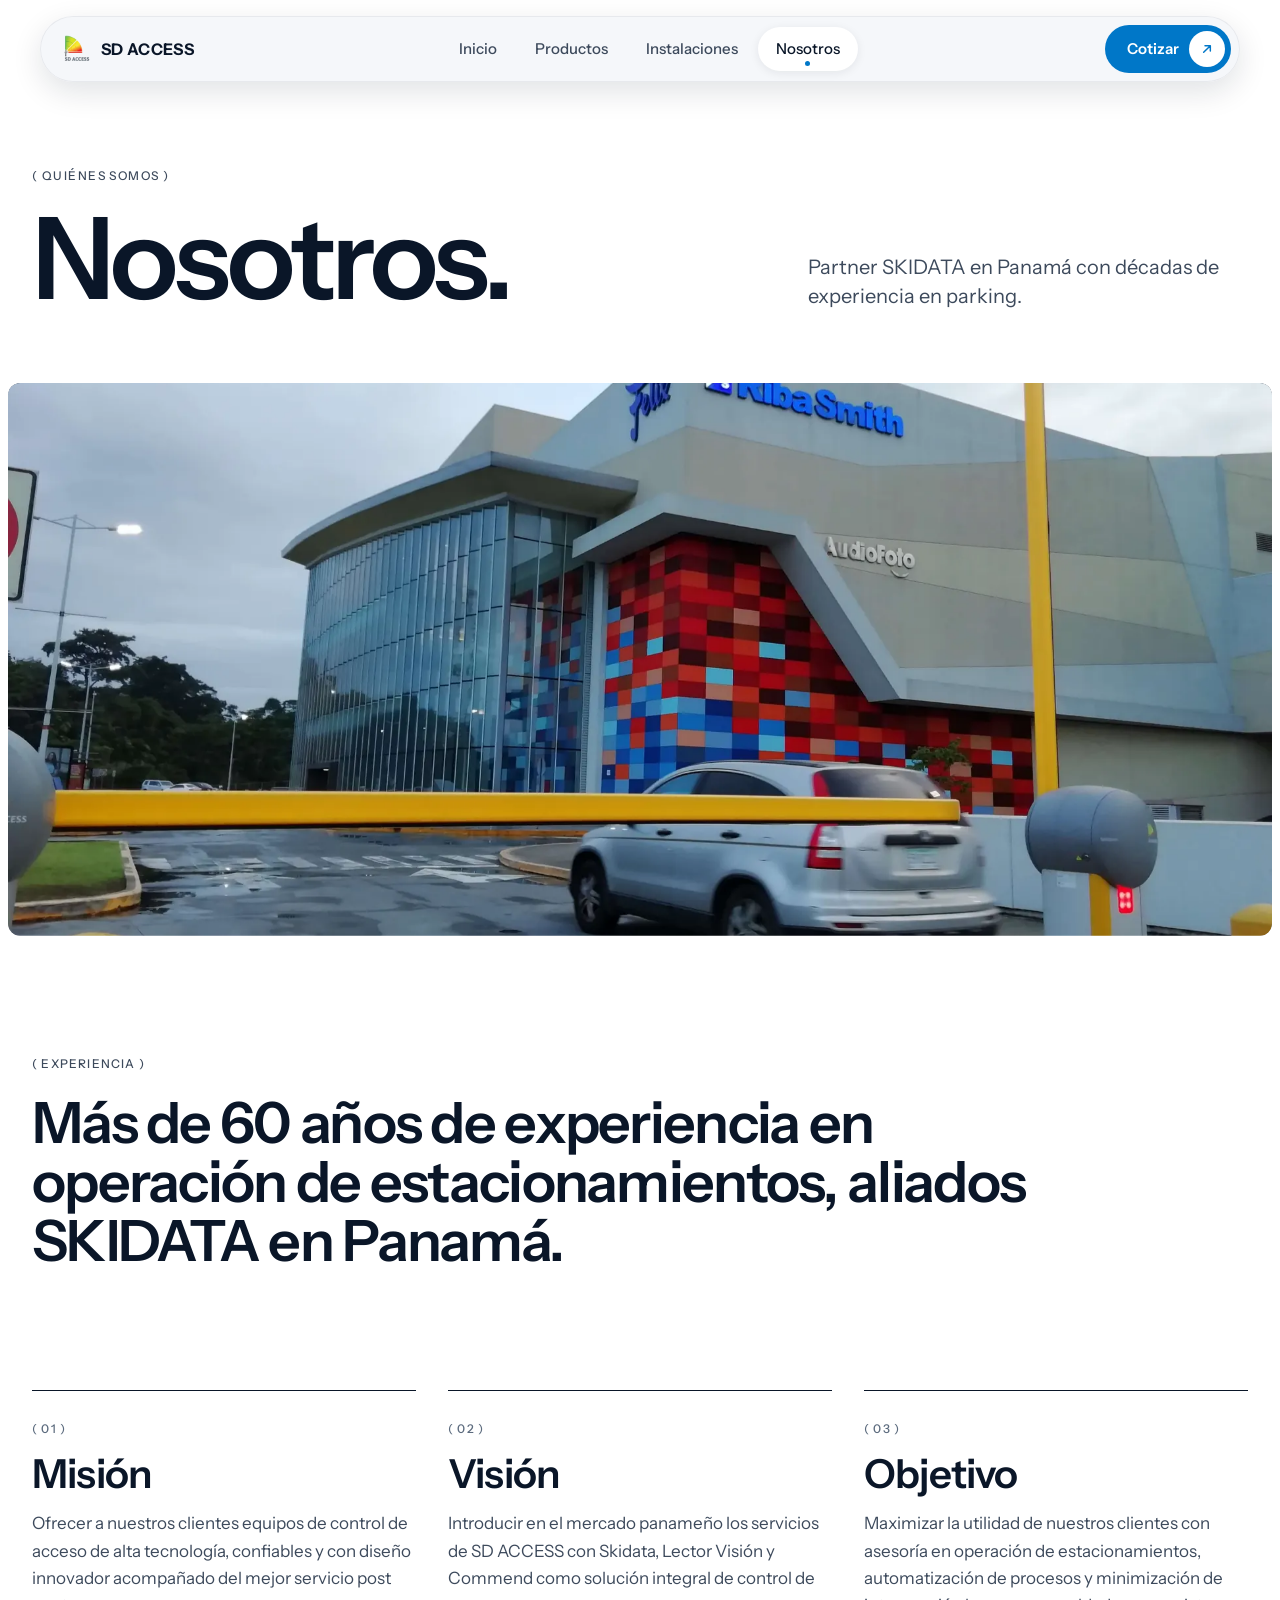
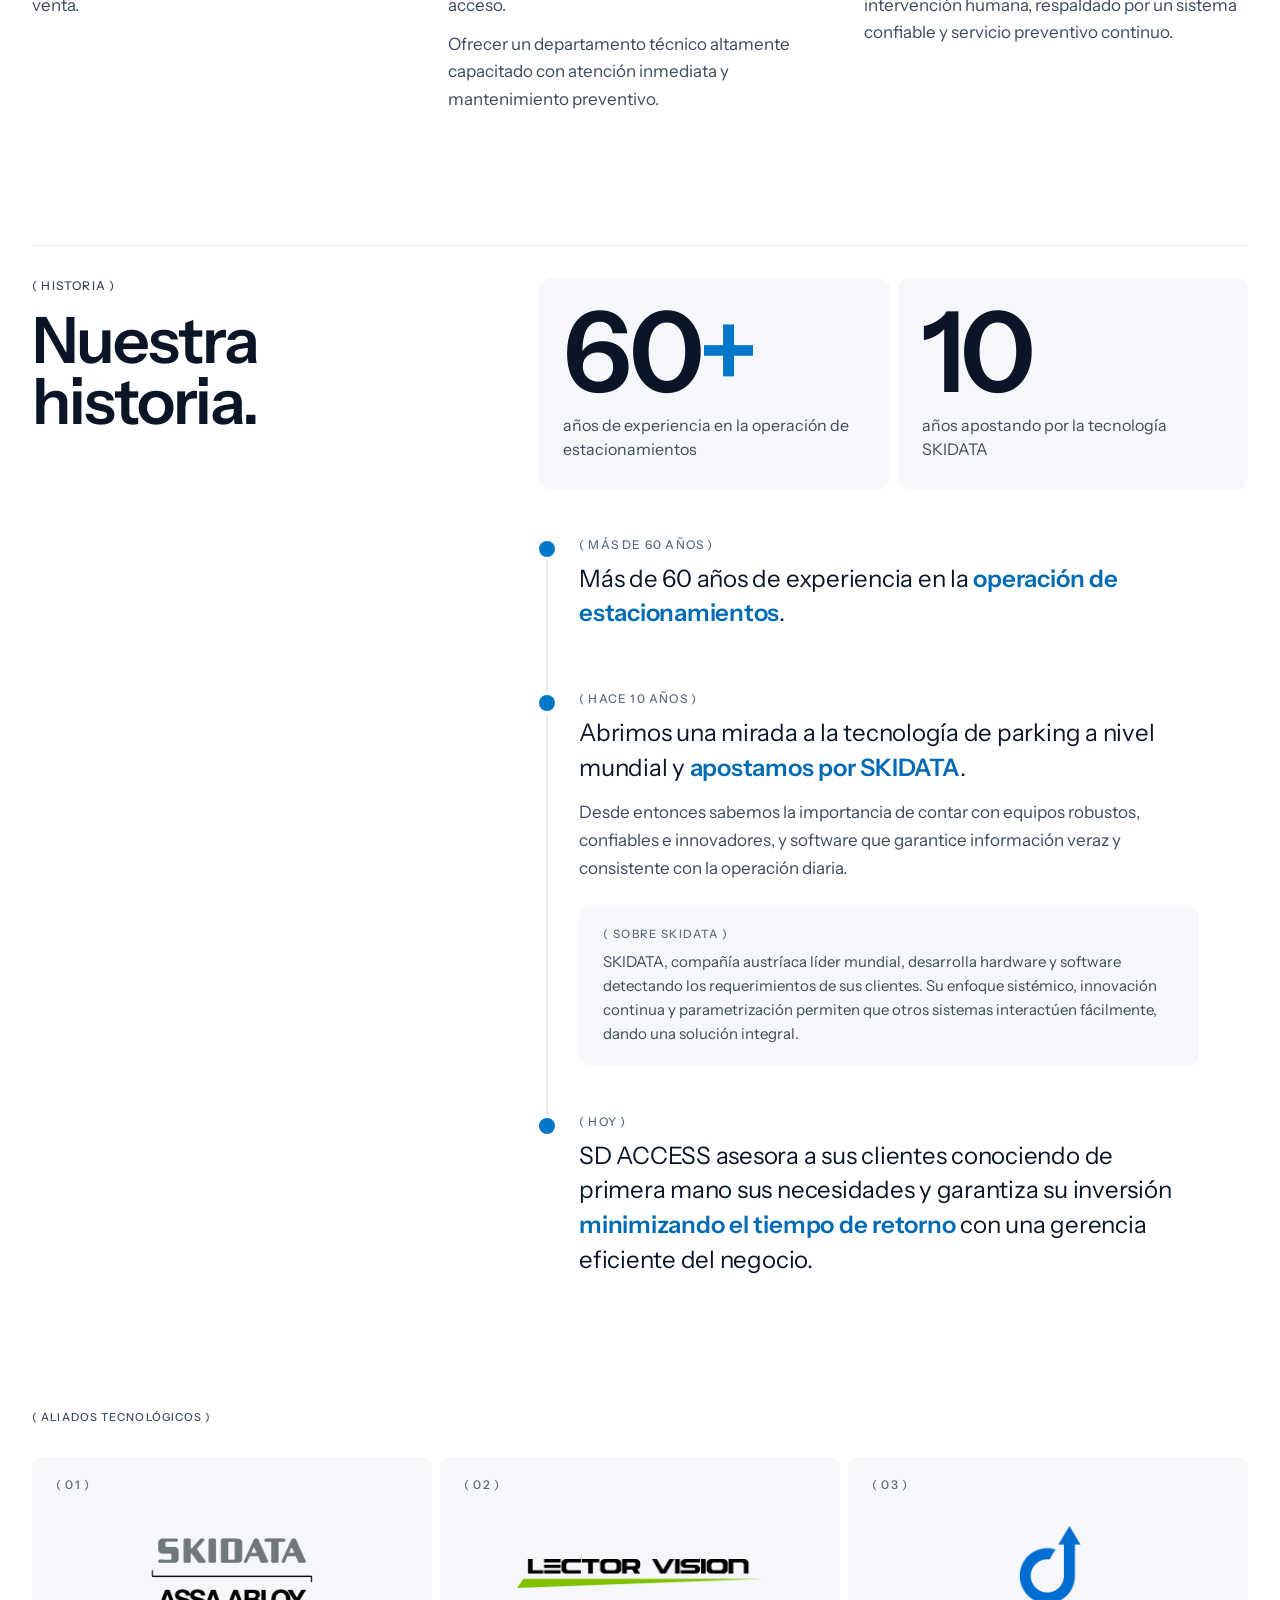
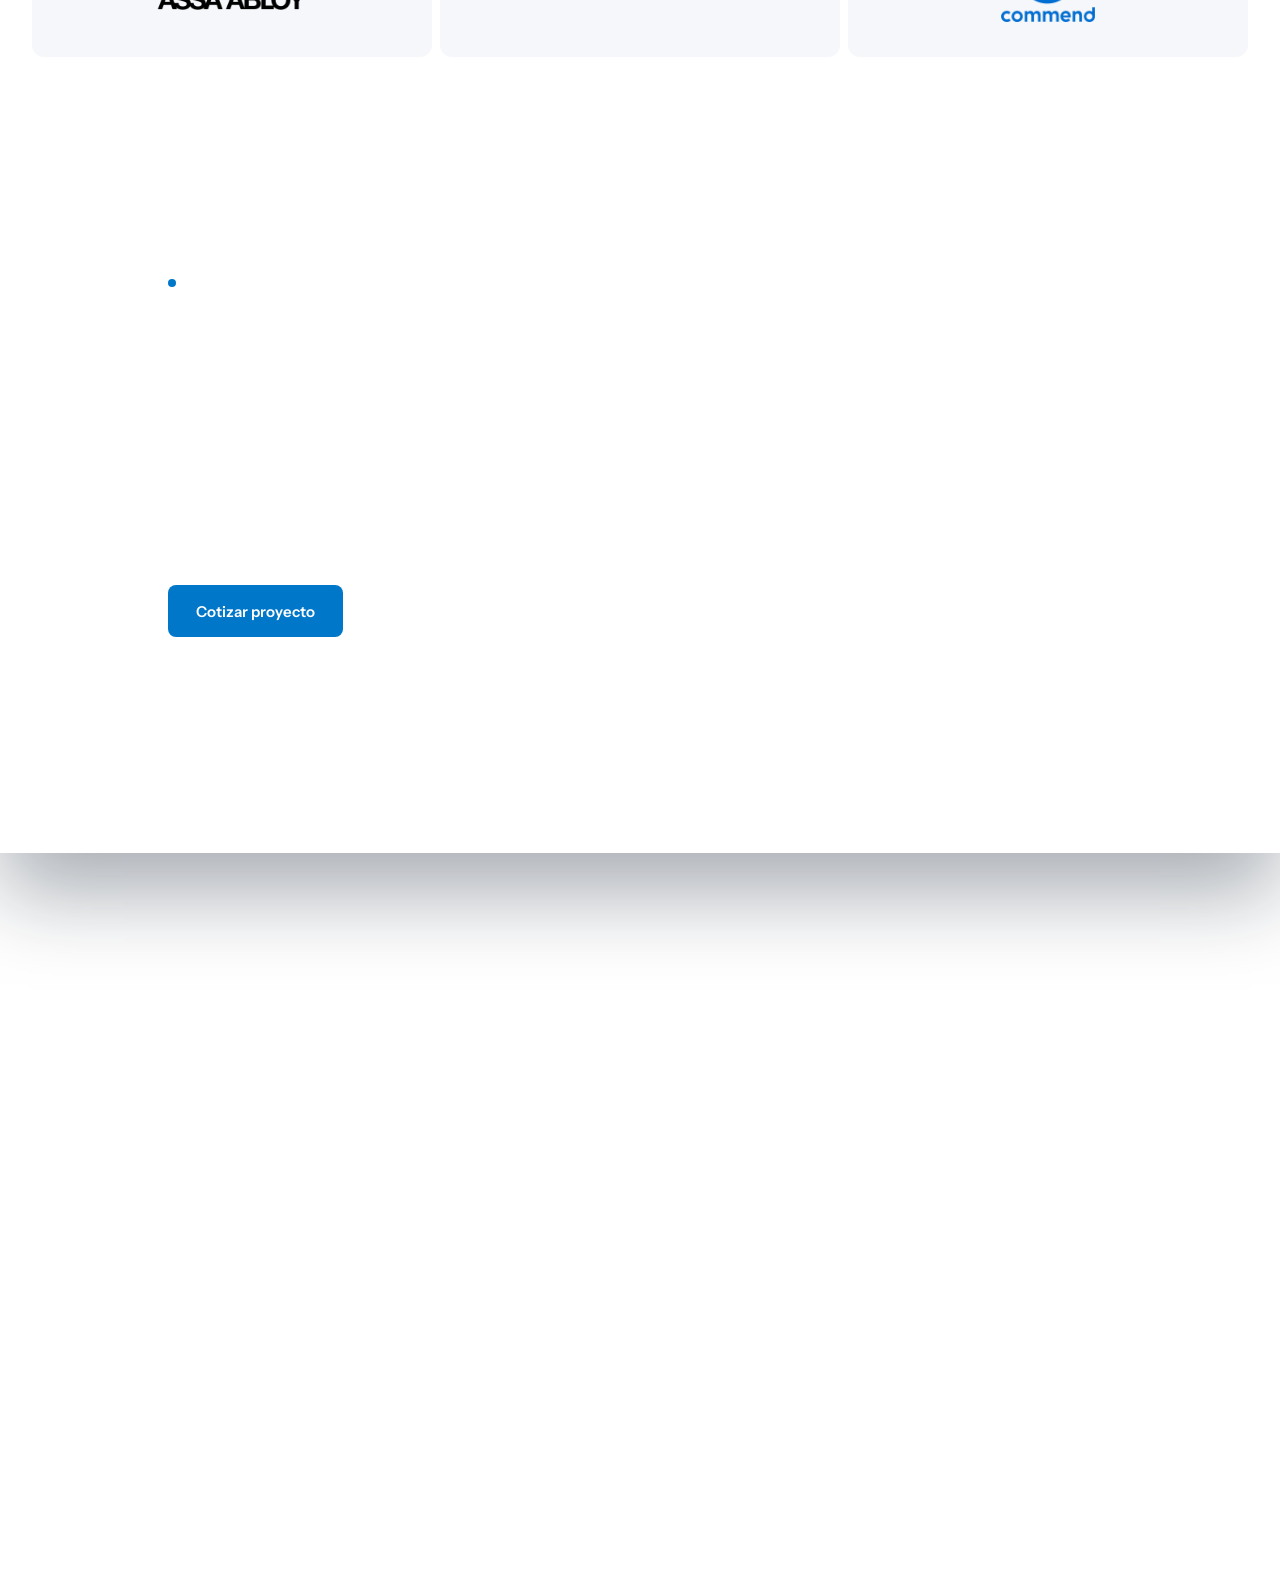
<file: nosotros.html>
<!doctype html>
<html lang="es">
<head>
  <meta charset="utf-8">
  <meta name="viewport" content="width=device-width, initial-scale=1">
  <title>Nosotros: partner SKIDATA en Panamá | SD ACCESS</title>
  <meta name="description" content="SD ACCESS, partner SKIDATA en Panamá con más de 60 años de experiencia en la operación de estacionamientos. Misión, visión y aliados.">
  <link rel="canonical" href="https://www.sdaccess.com.pa/nosotros.html">
  <meta property="og:type" content="website">
  <meta property="og:site_name" content="SD ACCESS">
  <meta property="og:locale" content="es_PA">
  <meta property="og:url" content="https://www.sdaccess.com.pa/nosotros.html">
  <meta property="og:title" content="Nosotros: partner SKIDATA en Panamá | SD ACCESS">
  <meta property="og:description" content="SD ACCESS, partner SKIDATA en Panamá con más de 60 años de experiencia en la operación de estacionamientos. Misión, visión y aliados.">
  <meta property="og:image" content="https://www.sdaccess.com.pa/img/og-image.jpg">
  <meta property="og:image:width" content="1200">
  <meta property="og:image:height" content="630">
  <meta property="og:image:alt" content="Barrera SKIDATA en la entrada del estacionamiento de Altaplaza Mall de noche">
  <meta name="twitter:card" content="summary_large_image">
  <link rel="icon" type="image/png" href="img/favicon.png">
  <link rel="apple-touch-icon" href="img/apple-touch-icon.png">
  <script>document.documentElement.classList.add('js');</script>
  <link rel="preconnect" href="https://fonts.googleapis.com">
  <link rel="preconnect" href="https://fonts.gstatic.com" crossorigin>
  <link rel="stylesheet" href="https://fonts.googleapis.com/css2?family=Instrument+Sans:wght@400;500;600;700&amp;display=swap">
  <link rel="stylesheet" href="css/normalize.css">
  <link rel="stylesheet" href="css/editorial.css">
</head>
<body class="ed" id="top">
  <a href="#contenido" class="ed-skip">Saltar al contenido</a>

  <header class="ed-header">
    <div class="ed-header__inner fade-in" style="--d: 0.5s">
      <div class="ed-bar">
        <a href="./" class="ed-logo"><img src="img/web/Logo_SD_Access-96.webp" width="32" height="32" alt=""><span>SD ACCESS</span></a>
        <nav class="ed-nav" id="site-nav" aria-label="Principal">
          <a href="./">Inicio</a>
          <a href="productos.html">Productos</a>
          <a href="instalaciones.html">Instalaciones</a>
          <a href="nosotros.html" aria-current="page">Nosotros</a>
        </nav>
        <a href="contacto.html" class="ed-cta">Cotizar<span class="ed-cta__icon"><svg viewBox="0 0 24 24" fill="none" stroke="currentColor" stroke-width="2.2" stroke-linecap="round" stroke-linejoin="round" aria-hidden="true"><path d="M7 17L17 7M9 7h8v8"/></svg></span></a>
        <button type="button" class="ed-toggle" aria-label="Menú" aria-expanded="false" aria-controls="site-nav"><svg viewBox="0 0 24 24" fill="none" stroke="currentColor" stroke-width="2" stroke-linecap="round" aria-hidden="true"><path d="M4 7h16M4 12h16M4 17h16"/></svg></button>
      </div>
    </div>
  </header>

  <div class="ed-curtain">
    <main id="contenido">
      <section class="ed-page-hero">
        <p class="ed-eyebrow fade-in" style="--d: 0.1s">Quiénes somos</p>
        <div class="ed-page-hero__row">
          <h1><span class="ed-hl"><span class="w hw" style="--i: 0"><span>Nosotros.</span></span></span></h1>
          <p class="ed-page-hero__lead fade-in" style="--d: 0.55s">Partner SKIDATA en Panamá con décadas de experiencia en parking.</p>
        </div>
      </section>
      <section class="ed-banner">
        <div class="ed-shot frame"><img src="img/web/ALTAPLAZA_ACCESO3.webp" width="1920" height="1440" alt="Acceso de estacionamiento en Altaplaza Mall, Panamá" loading="lazy" decoding="async"></div>
      </section>

      <section class="ed-exp">
        <p class="ed-eyebrow fu">Experiencia</p>
        <p class="ed-bigtext st"><span class="fw" style="--i: 0">Más</span> <span class="fw" style="--i: 1">de</span> <span class="fw" style="--i: 2">60</span> <span class="fw" style="--i: 3">años</span> <span class="fw" style="--i: 4">de</span> <span class="fw" style="--i: 5">experiencia</span> <span class="fw" style="--i: 6">en</span> <span class="fw" style="--i: 7">operación</span> <span class="fw" style="--i: 8">de</span> <span class="fw" style="--i: 9">estacionamientos,</span> <span class="fw" style="--i: 10">aliados</span> <span class="fw" style="--i: 11">SKIDATA</span> <span class="fw" style="--i: 12">en</span> <span class="fw" style="--i: 13">Panamá.</span></p>
      </section>

      <section class="ed-section" aria-labelledby="mvo-title">
        <h2 class="ed-sr-only" id="mvo-title">Misión, visión y objetivo</h2>
        <div class="ed-pillars">
          <article class="ed-pillar fu"><p class="ed-eyebrow ed-eyebrow--plain">( 01 )</p><h3>Misión</h3><p>Ofrecer a nuestros clientes equipos de control de acceso de alta tecnología, confiables y con diseño innovador acompañado del mejor servicio post venta.</p></article>
          <article class="ed-pillar fu"><p class="ed-eyebrow ed-eyebrow--plain">( 02 )</p><h3>Visión</h3><p>Introducir en el mercado panameño los servicios de SD ACCESS con Skidata, Lector Visión y Commend como solución integral de control de acceso.</p><p>Ofrecer un departamento técnico altamente capacitado con atención inmediata y mantenimiento preventivo.</p></article>
          <article class="ed-pillar fu"><p class="ed-eyebrow ed-eyebrow--plain">( 03 )</p><h3>Objetivo</h3><p>Maximizar la utilidad de nuestros clientes con asesoría en operación de estacionamientos, automatización de procesos y minimización de intervención humana, respaldado por un sistema confiable y servicio preventivo continuo.</p></article>
        </div>
      </section>

      <section class="ed-section" aria-labelledby="historia-title">
        <div class="ed-history">
          <div class="ed-history__head">
            <p class="ed-eyebrow fu">Historia</p>
            <h2 class="ed-h2" id="historia-title"><span class="ed-hl"><span class="w sw" style="--i: 0"><span>Nuestra</span></span></span> <span class="ed-hl"><span class="w sw" style="--i: 1"><span>historia.</span></span></span></h2>
          </div>
          <div>
            <div class="ed-stats fu">
              <div class="ed-stat"><p class="ed-stat__n">60<span>+</span></p><p>años de experiencia en la operación de estacionamientos</p></div>
              <div class="ed-stat"><p class="ed-stat__n">10</p><p>años apostando por la tecnología SKIDATA</p></div>
            </div>
            <ol class="ed-timeline">
              <li class="ed-tl"><span class="ed-tl__dot" aria-hidden="true"></span><p class="ed-eyebrow">Más de 60 años</p><p class="ed-tl__big">Más de 60 años de experiencia en la <strong>operación de estacionamientos</strong>.</p></li>
              <li class="ed-tl"><span class="ed-tl__dot" aria-hidden="true"></span><p class="ed-eyebrow">Hace 10 años</p><p class="ed-tl__big">Abrimos una mirada a la tecnología de parking a nivel mundial y <strong>apostamos por SKIDATA</strong>.</p><p class="ed-tl__txt">Desde entonces sabemos la importancia de contar con equipos robustos, confiables e innovadores, y software que garantice información veraz y consistente con la operación diaria.</p><div class="ed-note"><p class="ed-eyebrow">Sobre SKIDATA</p><p>SKIDATA, compañía austríaca líder mundial, desarrolla hardware y software detectando los requerimientos de sus clientes. Su enfoque sistémico, innovación continua y parametrización permiten que otros sistemas interactúen fácilmente, dando una solución integral.</p></div></li>
              <li class="ed-tl"><span class="ed-tl__dot" aria-hidden="true"></span><p class="ed-eyebrow">Hoy</p><p class="ed-tl__big">SD ACCESS asesora a sus clientes conociendo de primera mano sus necesidades y garantiza su inversión <strong>minimizando el tiempo de retorno</strong> con una gerencia eficiente del negocio.</p></li>
            </ol>
          </div>
        </div>
      </section>

      <section class="ed-section" aria-labelledby="aliados-title">
        <p class="ed-eyebrow fu" id="aliados-title">Aliados tecnológicos</p>
        <div class="ed-allies">
          <div class="ed-ally fu"><span class="ed-eyebrow ed-eyebrow--plain">( 01 )</span><img src="img/web/SKIDATA-assa-abloy.webp" width="400" height="178" alt="SKIDATA · ASSA ABLOY" loading="lazy" decoding="async"></div>
          <div class="ed-ally fu"><span class="ed-eyebrow ed-eyebrow--plain">( 02 )</span><img src="img/Logo_lector-1000x120.png" width="1000" height="120" alt="Lector Visión LPR" loading="lazy" decoding="async"></div>
          <div class="ed-ally fu"><span class="ed-eyebrow ed-eyebrow--plain">( 03 )</span><img class="logo-commend" src="img/web/Commend.webp" width="200" height="204" alt="Commend" loading="lazy" decoding="async"></div>
        </div>
      </section>

      <section class="ed-section" aria-labelledby="cta-title">
        <div class="ed-dark ed-cta-card widenc" data-spot>
          <div class="ed-dark__glow" aria-hidden="true"></div>
          <p class="ed-cta-card__eyebrow fu">Contacto</p>
          <h2 class="tint" id="cta-title"><span class="ed-hl"><span class="w sw" style="--i: 0"><span>Cotice</span></span> <span class="w sw" style="--i: 1"><span>su</span></span></span> <span class="ed-hl"><span class="w sw" style="--i: 2"><span>proyecto.</span></span></span></h2>
          <p class="ed-cta-card__lead fu tint-soft">Cuéntenos sobre su estacionamiento y un asesor le responderá con una propuesta a la medida.</p>
          <div class="ed-actions ed-actions--start fu">
            <a href="contacto.html" class="ed-btn ed-btn--primary ed-btn--lg">Cotizar proyecto</a>
            <a href="tel:+5073966976" class="ed-btn ed-btn--ghost ed-btn--lg">Llamar al +507 396 6976</a>
          </div>
        </div>
      </section>
    </main>
  </div>

  <footer class="ed-footer">
    <div class="ed-footer__grid">
      <div class="ed-footer__brand">
        <a href="./" class="ed-footer__logo fx" style="--s: 0"><img src="img/web/Logo_SD_Access-96.webp" width="44" height="44" alt="" loading="lazy" decoding="async"><span>SD ACCESS</span></a>
        <p class="ed-footer__about fx" style="--s: 1">Partner SKIDATA en Panamá. Sistemas inteligentes de parking, barreras, cajeros y control de acceso.</p>
      </div>
      <nav aria-label="Páginas">
        <h2 class="fx" style="--s: 2">Páginas</h2>
        <ul>
          <li class="fx" style="--s: 3"><a href="./">Inicio</a></li>
          <li class="fx" style="--s: 4"><a href="productos.html">Productos</a></li>
          <li class="fx" style="--s: 5"><a href="instalaciones.html">Instalaciones</a></li>
          <li class="fx" style="--s: 6"><a href="nosotros.html">Nosotros</a></li>
          <li class="fx" style="--s: 7"><a href="contacto.html">Contacto</a></li>
        </ul>
      </nav>
      <nav aria-label="Equipos">
        <h2 class="fx" style="--s: 8">Equipos</h2>
        <ul>
          <li class="fx" style="--s: 9"><a href="productos.html">Entrada y salida</a></li>
          <li class="fx" style="--s: 10"><a href="productos.html">Pago</a></li>
          <li class="fx" style="--s: 11"><a href="productos.html">Peatonal y puertas</a></li>
          <li class="fx" style="--s: 12"><a href="productos.html">Software</a></li>
        </ul>
      </nav>
      <div class="ed-footer__contact">
        <h2 class="fx" style="--s: 15">Contacto</h2>
        <p class="fx" style="--s: 16"><a href="tel:+5073966976">+507 396 6976</a></p>
        <p class="fx" style="--s: 17"><a href="mailto:info@sdaccess.com.pa">info@sdaccess.com.pa</a></p>
        <p class="ed-footer__addr fx" style="--s: 18">Edificio 37E, piso 8, oficina 806<br>Santa María Business District, Panamá</p>
        <div class="ed-social fx" style="--s: 19">
          <a href="https://www.instagram.com/sd_access/" target="_blank" rel="noopener" aria-label="Instagram de SD ACCESS"><svg viewBox="0 0 24 24" aria-hidden="true"><path d="M12 2.163c3.204 0 3.584.012 4.85.07 3.252.148 4.771 1.691 4.919 4.919.058 1.265.069 1.645.069 4.849 0 3.205-.012 3.584-.069 4.849-.149 3.225-1.664 4.771-4.919 4.919-1.266.058-1.644.07-4.85.07-3.204 0-3.584-.012-4.849-.07-3.26-.149-4.771-1.699-4.919-4.92-.058-1.265-.07-1.644-.07-4.849 0-3.204.013-3.583.07-4.849.149-3.227 1.664-4.771 4.919-4.919 1.266-.057 1.645-.069 4.849-.069zm0-2.163c-3.259 0-3.667.014-4.947.072-4.358.2-6.78 2.618-6.98 6.98-.059 1.281-.073 1.689-.073 4.948 0 3.259.014 3.668.072 4.948.2 4.358 2.618 6.78 6.98 6.98 1.281.058 1.689.072 4.948.072 3.259 0 3.668-.014 4.948-.072 4.354-.2 6.782-2.618 6.979-6.98.059-1.28.073-1.689.073-4.948 0-3.259-.014-3.667-.072-4.947-.196-4.354-2.617-6.78-6.979-6.98-1.281-.059-1.69-.073-4.949-.073zm0 5.838c-3.403 0-6.162 2.759-6.162 6.162s2.759 6.163 6.162 6.163 6.162-2.759 6.162-6.163c0-3.403-2.759-6.162-6.162-6.162zm0 10.162c-2.209 0-4-1.79-4-4 0-2.209 1.791-4 4-4s4 1.791 4 4c0 2.21-1.791 4-4 4zm6.406-11.845c-.796 0-1.441.645-1.441 1.44s.645 1.44 1.441 1.44c.795 0 1.439-.645 1.439-1.44s-.644-1.44-1.439-1.44z"/></svg></a>
          <a href="https://www.linkedin.com/company/sd-access" target="_blank" rel="noopener" aria-label="LinkedIn de SD ACCESS"><svg viewBox="0 0 24 24" aria-hidden="true"><path d="M20.447 20.452h-3.554v-5.569c0-1.328-.027-3.037-1.852-3.037-1.853 0-2.136 1.445-2.136 2.939v5.667H9.351V9h3.414v1.561h.046c.477-.9 1.637-1.85 3.37-1.85 3.601 0 4.267 2.37 4.267 5.455v6.286zM5.337 7.433c-1.144 0-2.063-.926-2.063-2.065 0-1.138.92-2.063 2.063-2.063 1.14 0 2.064.925 2.064 2.063 0 1.139-.925 2.065-2.064 2.065zm1.782 13.019H3.555V9h3.564v11.452zM22.225 0H1.771C.792 0 0 .774 0 1.729v20.542C0 23.227.792 24 1.771 24h20.451C23.2 24 24 23.227 24 22.271V1.729C24 .774 23.2 0 22.222 0h.003z"/></svg></a>
        </div>
      </div>
    </div>
    <div class="ed-footer__bar fx" style="--s: 20">
      <span>Partner SKIDATA · Panamá</span>
      <span>© 2026 SD ACCESS S.A. · Panamá</span>
      <a href="#top">Volver arriba <svg viewBox="0 0 24 24" fill="none" stroke="currentColor" stroke-width="2" stroke-linecap="round" stroke-linejoin="round" aria-hidden="true"><path d="M12 19V5M5 12l7-7 7 7"/></svg></a>
    </div>
    <div class="ed-wordmark" aria-hidden="true"><p class="fx fxw" style="--s: 21">SD ACCESS</p></div>
  </footer>

  <script src="js/v2.js"></script>
</body>
</html>
</file>
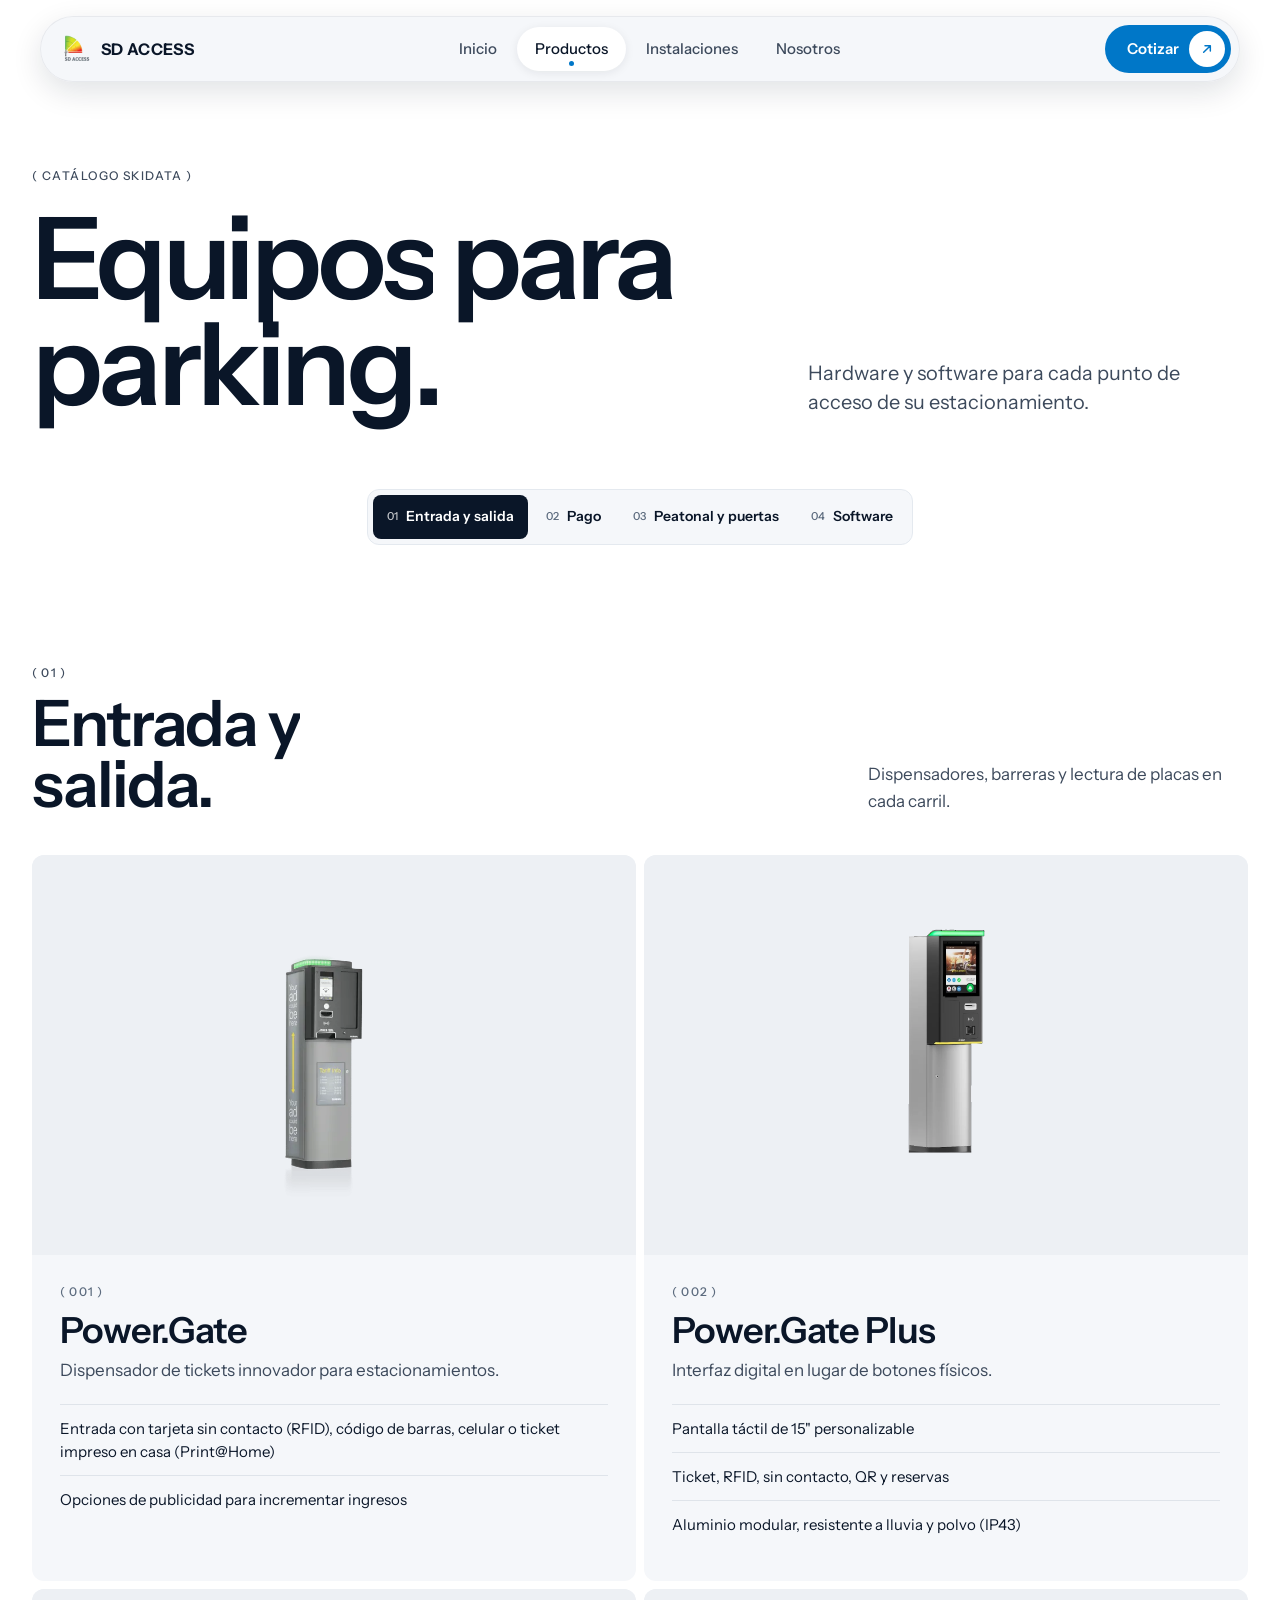
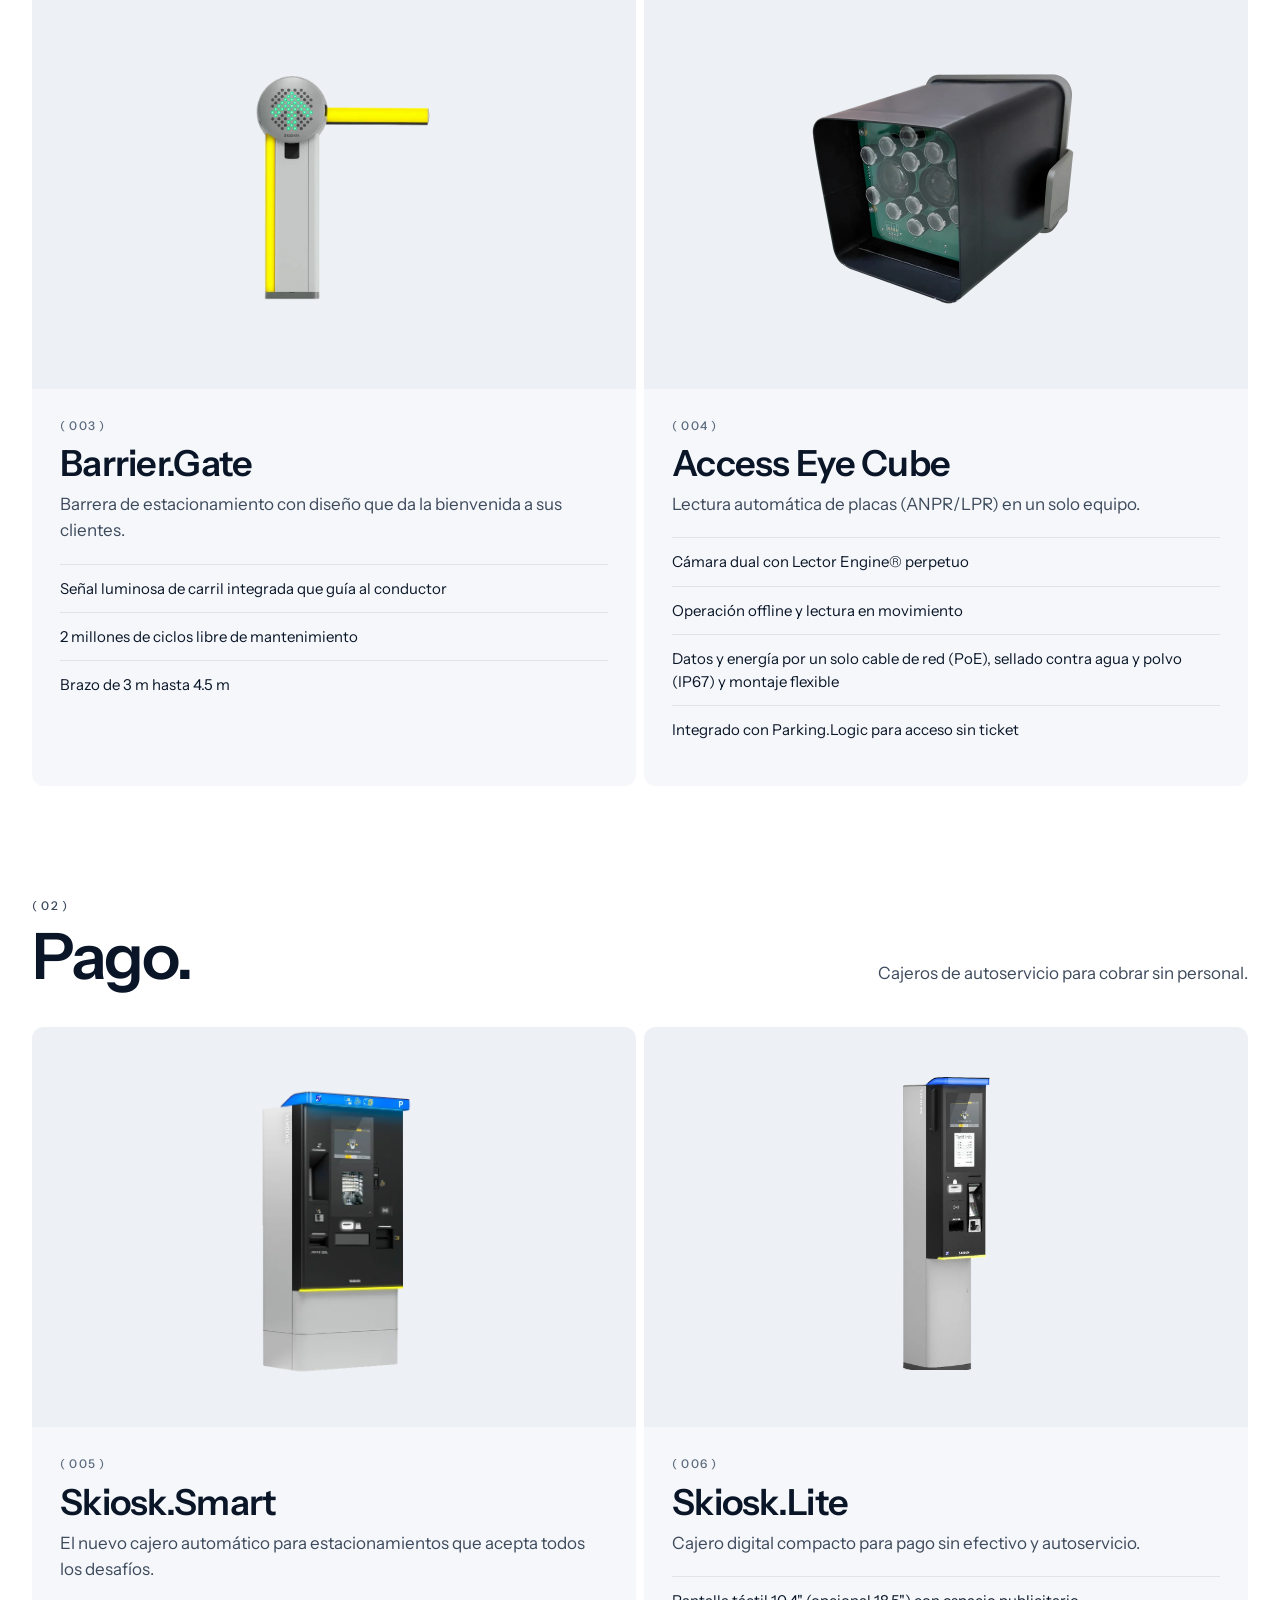
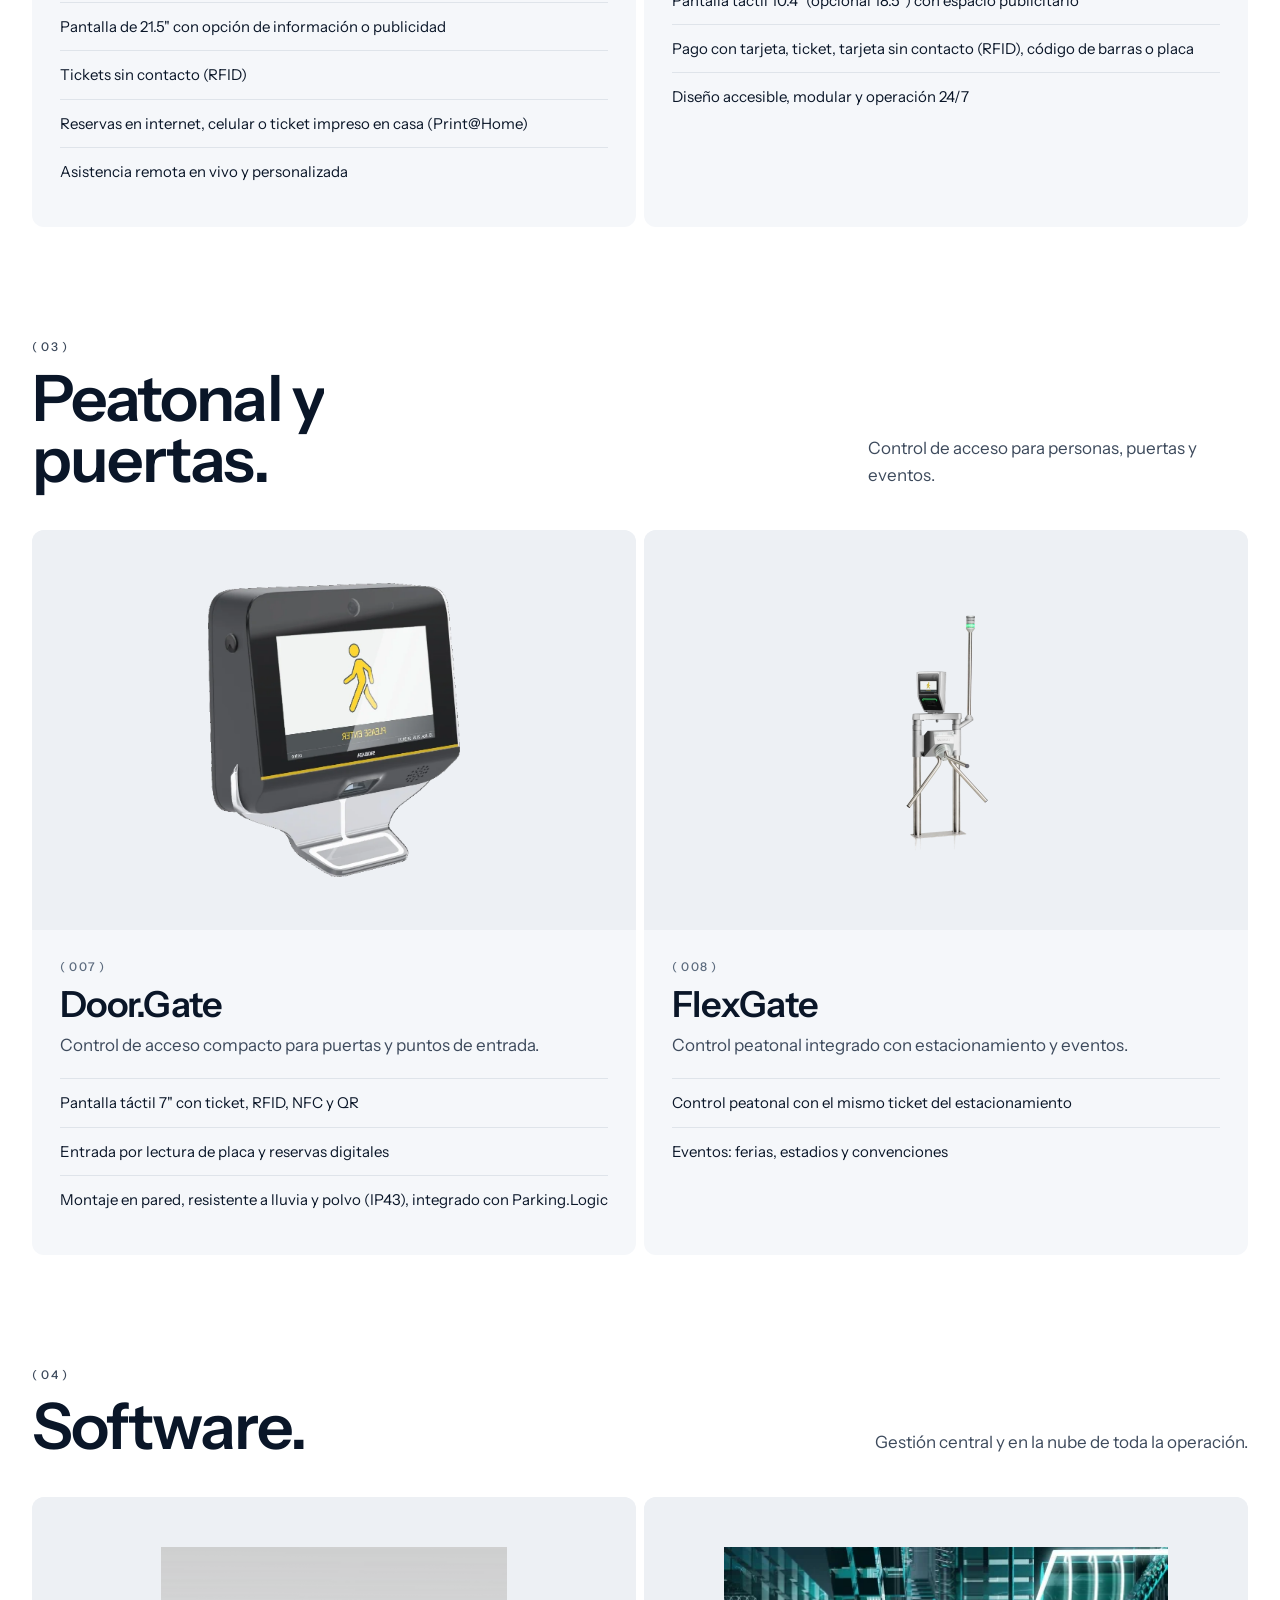
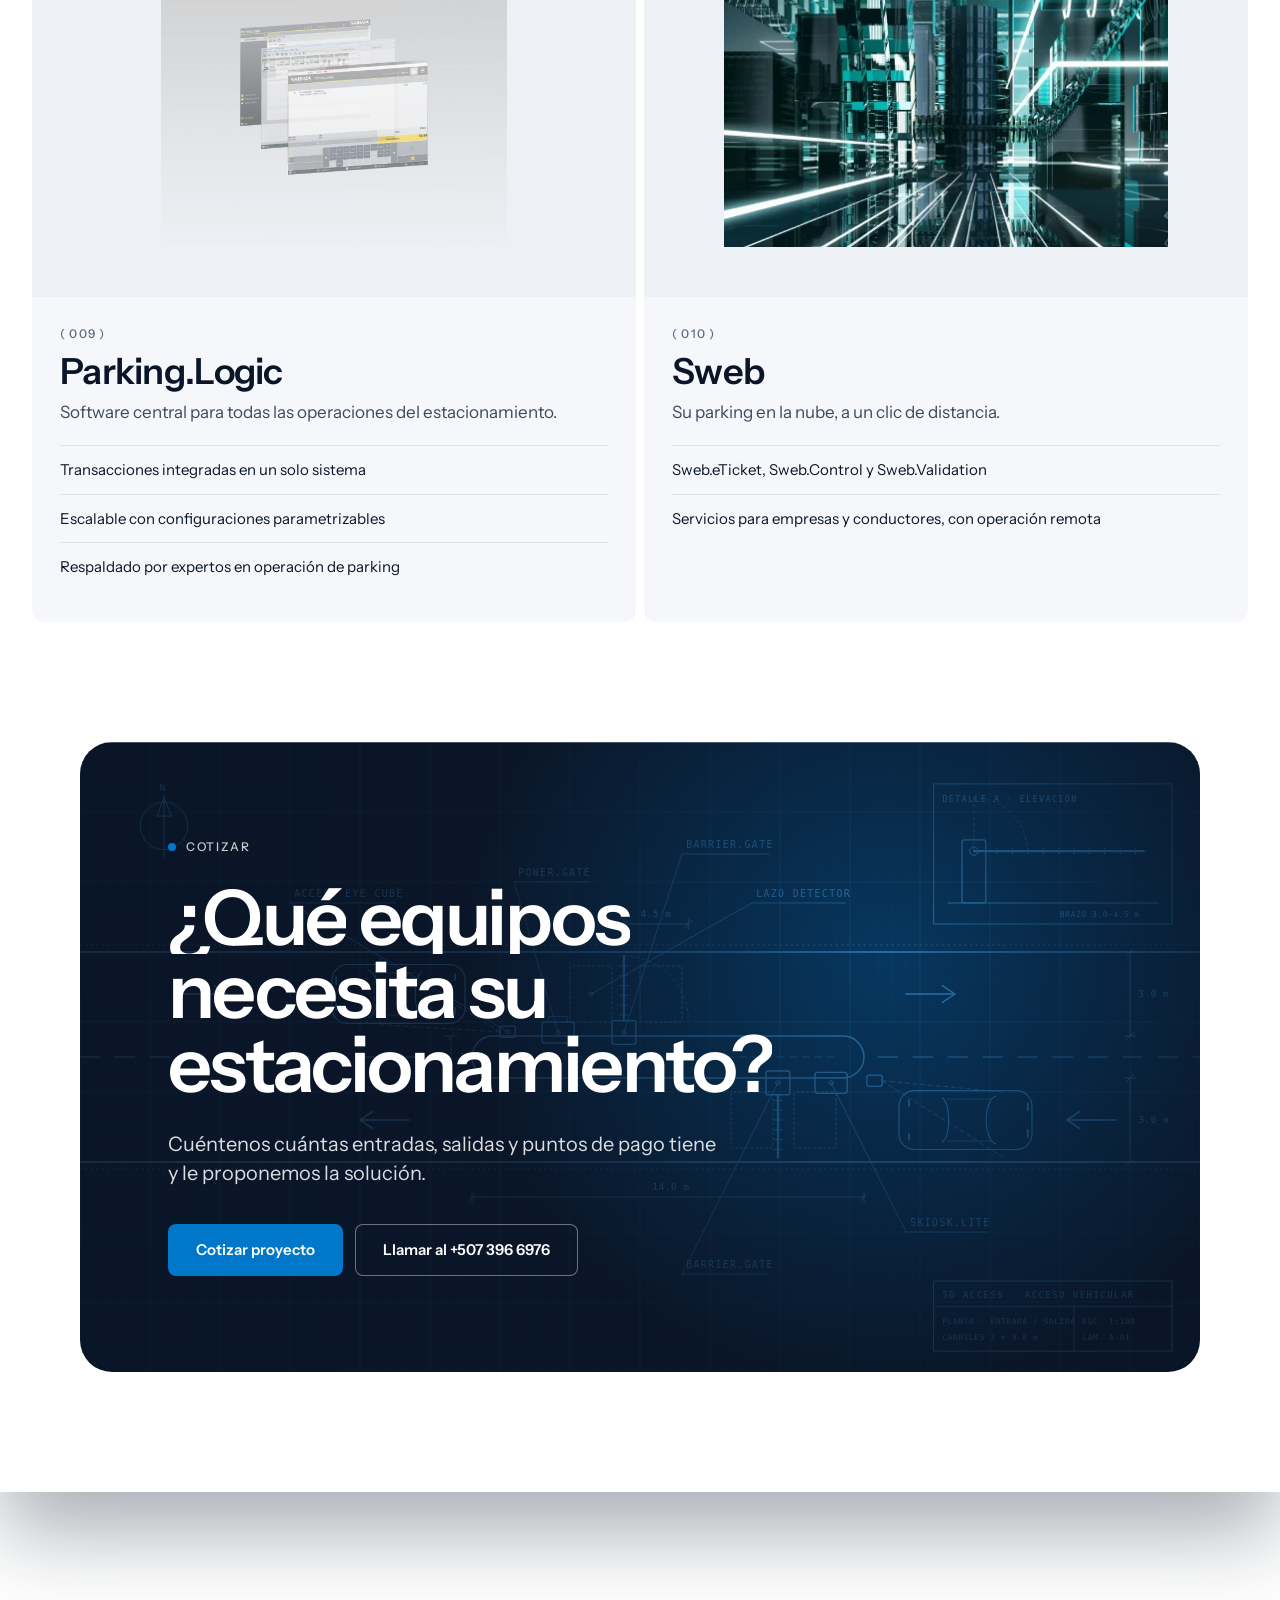
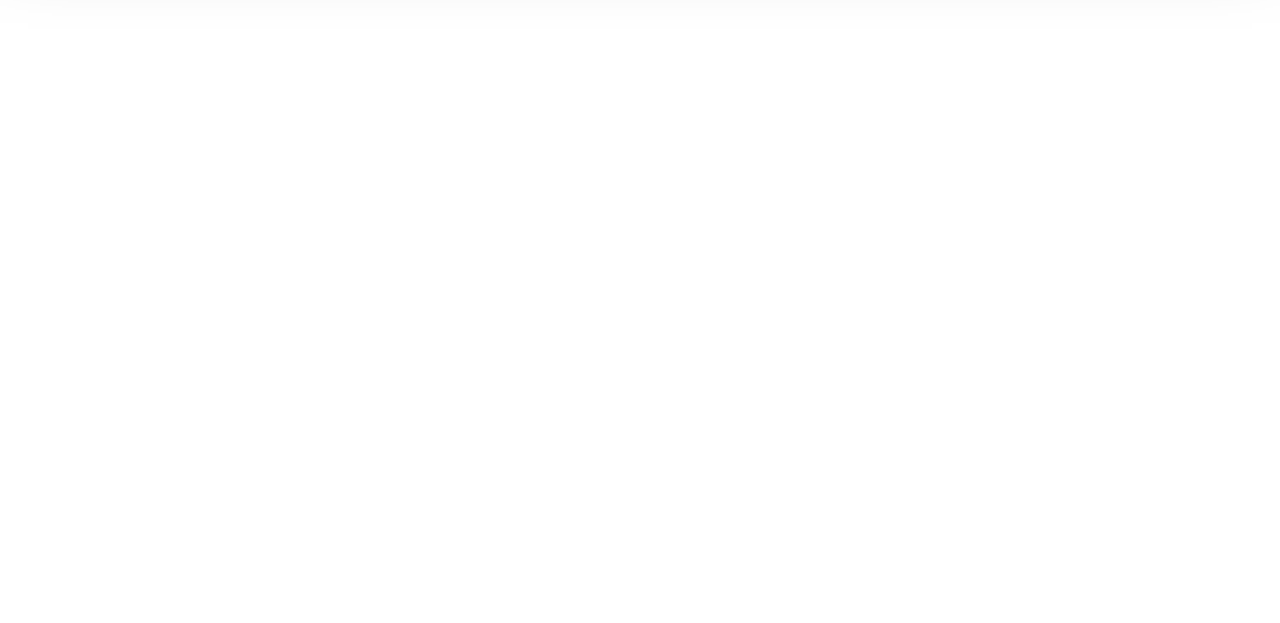
<file: productos.html>
<!doctype html>
<html lang="es">
<head>
  <meta charset="utf-8">
  <meta name="viewport" content="width=device-width, initial-scale=1">
  <title>Barreras, cajeros y equipos de parking SKIDATA | SD ACCESS</title>
  <meta name="description" content="Catálogo SKIDATA en Panamá: barreras, dispensadores de tickets, cajeros automáticos, lectura de placas (LPR) y software de gestión de estacionamientos.">
  <link rel="canonical" href="https://www.sdaccess.com.pa/productos.html">
  <meta property="og:type" content="website">
  <meta property="og:site_name" content="SD ACCESS">
  <meta property="og:locale" content="es_PA">
  <meta property="og:url" content="https://www.sdaccess.com.pa/productos.html">
  <meta property="og:title" content="Barreras, cajeros y equipos de parking SKIDATA | SD ACCESS">
  <meta property="og:description" content="Catálogo SKIDATA en Panamá: barreras, dispensadores de tickets, cajeros automáticos, lectura de placas (LPR) y software de gestión de estacionamientos.">
  <meta property="og:image" content="https://www.sdaccess.com.pa/img/og-image.jpg">
  <meta property="og:image:width" content="1200">
  <meta property="og:image:height" content="630">
  <meta property="og:image:alt" content="Barrera SKIDATA en la entrada del estacionamiento de Altaplaza Mall de noche">
  <meta name="twitter:card" content="summary_large_image">
  <link rel="icon" type="image/png" href="img/favicon.png">
  <link rel="apple-touch-icon" href="img/apple-touch-icon.png">
  <script>document.documentElement.classList.add('js');</script>
  <link rel="preconnect" href="https://fonts.googleapis.com">
  <link rel="preconnect" href="https://fonts.gstatic.com" crossorigin>
  <link rel="stylesheet" href="https://fonts.googleapis.com/css2?family=Instrument+Sans:wght@400;500;600;700&amp;display=swap">
  <link rel="stylesheet" href="css/normalize.css">
  <link rel="stylesheet" href="css/editorial.css">
</head>
<body class="ed" id="top">
  <a href="#contenido" class="ed-skip">Saltar al contenido</a>

  <header class="ed-header">
    <div class="ed-header__inner fade-in" style="--d: 0.5s">
      <div class="ed-bar">
        <a href="./" class="ed-logo"><img src="img/web/Logo_SD_Access-96.webp" width="32" height="32" alt=""><span>SD ACCESS</span></a>
        <nav class="ed-nav" id="site-nav" aria-label="Principal">
          <a href="./">Inicio</a>
          <a href="productos.html" aria-current="page">Productos</a>
          <a href="instalaciones.html">Instalaciones</a>
          <a href="nosotros.html">Nosotros</a>
        </nav>
        <a href="contacto.html" class="ed-cta">Cotizar<span class="ed-cta__icon"><svg viewBox="0 0 24 24" fill="none" stroke="currentColor" stroke-width="2.2" stroke-linecap="round" stroke-linejoin="round" aria-hidden="true"><path d="M7 17L17 7M9 7h8v8"/></svg></span></a>
        <button type="button" class="ed-toggle" aria-label="Menú" aria-expanded="false" aria-controls="site-nav"><svg viewBox="0 0 24 24" fill="none" stroke="currentColor" stroke-width="2" stroke-linecap="round" aria-hidden="true"><path d="M4 7h16M4 12h16M4 17h16"/></svg></button>
      </div>
    </div>
  </header>

  <div class="ed-curtain">
    <main id="contenido">
      <section class="ed-page-hero">
        <p class="ed-eyebrow fade-in" style="--d: 0.1s">Catálogo SKIDATA</p>
        <div class="ed-page-hero__row">
          <h1><span class="ed-hl"><span class="w hw" style="--i: 0"><span>Equipos</span></span> <span class="w hw" style="--i: 1"><span>para</span></span></span> <span class="ed-hl"><span class="w hw" style="--i: 2"><span>parking.</span></span></span></h1>
          <p class="ed-page-hero__lead fade-in" style="--d: 0.55s">Hardware y software para cada punto de acceso de su estacionamiento.</p>
        </div>
      </section>
      <div class="ed-catnav-wrap"><nav class="ed-catnav" aria-label="Categorías de equipos"><a href="#entrada-salida" class="is-active" aria-current="true"><span>01</span>Entrada y salida</a><a href="#pago"><span>02</span>Pago</a><a href="#peatonal"><span>03</span>Peatonal y puertas</a><a href="#software"><span>04</span>Software</a></nav></div>
      <section class="ed-cat" id="entrada-salida" aria-labelledby="entrada-salida-title">
        <div class="ed-sec-head">
          <div class="ed-sec-head__title">
            <p class="ed-eyebrow fu">01</p>
            <h2 class="ed-h2" id="entrada-salida-title"><span class="ed-hl"><span class="w sw" style="--i: 0"><span>Entrada</span></span> <span class="w sw" style="--i: 1"><span>y</span></span></span> <span class="ed-hl"><span class="w sw" style="--i: 2"><span>salida.</span></span></span></h2>
          </div>
          <p class="ed-sec-head__desc fu">Dispensadores, barreras y lectura de placas en cada carril.</p>
        </div>
        <div class="ed-pgrid">
          <article class="ed-pcard fu">
            <div class="ed-pcard__img">
              <a href="contacto.html" class="ed-pgo" aria-label="Cotizar Power.Gate"><svg viewBox="0 0 24 24" fill="none" stroke="currentColor" stroke-width="2.2" stroke-linecap="round" stroke-linejoin="round" aria-hidden="true"><path d="M7 17L17 7M9 7h8v8"/></svg></a>
              <img src="img/web/PowerGate.webp" width="299" height="570" alt="Power.Gate" loading="lazy" decoding="async">
            </div>
            <div class="ed-pcard__body">
              <p class="ed-pcard__num">001</p>
              <h3>Power.Gate</h3>
              <p class="ed-pcard__lead">Dispensador de tickets innovador para estacionamientos.</p>
              <ul><li>Entrada con tarjeta sin contacto (RFID), código de barras, celular o ticket impreso en casa (Print@Home)</li><li>Opciones de publicidad para incrementar ingresos</li></ul>
            </div>
          </article>
          <article class="ed-pcard fu">
            <div class="ed-pcard__img">
              <a href="contacto.html" class="ed-pgo" aria-label="Cotizar Power.Gate Plus"><svg viewBox="0 0 24 24" fill="none" stroke="currentColor" stroke-width="2.2" stroke-linecap="round" stroke-linejoin="round" aria-hidden="true"><path d="M7 17L17 7M9 7h8v8"/></svg></a>
              <img src="img/web/PowerGate-Plus-nobg.webp" width="415" height="1024" alt="Power.Gate Plus" loading="lazy" decoding="async">
            </div>
            <div class="ed-pcard__body">
              <p class="ed-pcard__num">002</p>
              <h3>Power.Gate Plus</h3>
              <p class="ed-pcard__lead">Interfaz digital en lugar de botones físicos.</p>
              <ul><li>Pantalla táctil de 15" personalizable</li><li>Ticket, RFID, sin contacto, QR y reservas</li><li>Aluminio modular, resistente a lluvia y polvo (IP43)</li></ul>
            </div>
          </article>
          <article class="ed-pcard fu">
            <div class="ed-pcard__img">
              <a href="contacto.html" class="ed-pgo" aria-label="Cotizar Barrier.Gate"><svg viewBox="0 0 24 24" fill="none" stroke="currentColor" stroke-width="2.2" stroke-linecap="round" stroke-linejoin="round" aria-hidden="true"><path d="M7 17L17 7M9 7h8v8"/></svg></a>
              <img src="img/web/BarrierGate_2014.webp" width="836" height="813" alt="Barrier.Gate" loading="lazy" decoding="async">
            </div>
            <div class="ed-pcard__body">
              <p class="ed-pcard__num">003</p>
              <h3>Barrier.Gate</h3>
              <p class="ed-pcard__lead">Barrera de estacionamiento con diseño que da la bienvenida a sus clientes.</p>
              <ul><li>Señal luminosa de carril integrada que guía al conductor</li><li>2 millones de ciclos libre de mantenimiento</li><li>Brazo de 3 m hasta 4.5 m</li></ul>
            </div>
          </article>
          <article class="ed-pcard fu">
            <div class="ed-pcard__img">
              <a href="contacto.html" class="ed-pgo" aria-label="Cotizar Access Eye Cube"><svg viewBox="0 0 24 24" fill="none" stroke="currentColor" stroke-width="2.2" stroke-linecap="round" stroke-linejoin="round" aria-hidden="true"><path d="M7 17L17 7M9 7h8v8"/></svg></a>
              <img src="img/web/AccessEye-Cube-nobg.webp" width="1200" height="1200" alt="Access Eye Cube" loading="lazy" decoding="async">
            </div>
            <div class="ed-pcard__body">
              <p class="ed-pcard__num">004</p>
              <h3>Access Eye Cube</h3>
              <p class="ed-pcard__lead">Lectura automática de placas (ANPR/LPR) en un solo equipo.</p>
              <ul><li>Cámara dual con Lector Engine® perpetuo</li><li>Operación offline y lectura en movimiento</li><li>Datos y energía por un solo cable de red (PoE), sellado contra agua y polvo (IP67) y montaje flexible</li><li>Integrado con Parking.Logic para acceso sin ticket</li></ul>
            </div>
          </article>
        </div>
      </section>
      <section class="ed-cat" id="pago" aria-labelledby="pago-title">
        <div class="ed-sec-head">
          <div class="ed-sec-head__title">
            <p class="ed-eyebrow fu">02</p>
            <h2 class="ed-h2" id="pago-title"><span class="ed-hl"><span class="w sw" style="--i: 0"><span>Pago.</span></span></span></h2>
          </div>
          <p class="ed-sec-head__desc fu">Cajeros de autoservicio para cobrar sin personal.</p>
        </div>
        <div class="ed-pgrid">
          <article class="ed-pcard fu">
            <div class="ed-pcard__img">
              <a href="contacto.html" class="ed-pgo" aria-label="Cotizar Skiosk.Smart"><svg viewBox="0 0 24 24" fill="none" stroke="currentColor" stroke-width="2.2" stroke-linecap="round" stroke-linejoin="round" aria-hidden="true"><path d="M7 17L17 7M9 7h8v8"/></svg></a>
              <img src="img/web/skiosk-smart-parking-standard_left.webp" width="558" height="651" alt="Skiosk.Smart" loading="lazy" decoding="async">
            </div>
            <div class="ed-pcard__body">
              <p class="ed-pcard__num">005</p>
              <h3>Skiosk.Smart</h3>
              <p class="ed-pcard__lead">El nuevo cajero automático para estacionamientos que acepta todos los desafíos.</p>
              <ul><li>Pantalla de 21.5" con opción de información o publicidad</li><li>Tickets sin contacto (RFID)</li><li>Reservas en internet, celular o ticket impreso en casa (Print@Home)</li><li>Asistencia remota en vivo y personalizada</li></ul>
            </div>
          </article>
          <article class="ed-pcard fu">
            <div class="ed-pcard__img">
              <a href="contacto.html" class="ed-pgo" aria-label="Cotizar Skiosk.Lite"><svg viewBox="0 0 24 24" fill="none" stroke="currentColor" stroke-width="2.2" stroke-linecap="round" stroke-linejoin="round" aria-hidden="true"><path d="M7 17L17 7M9 7h8v8"/></svg></a>
              <img src="img/web/Skiosk-Lite-nobg.webp" width="297" height="1024" alt="Skiosk.Lite" loading="lazy" decoding="async">
            </div>
            <div class="ed-pcard__body">
              <p class="ed-pcard__num">006</p>
              <h3>Skiosk.Lite</h3>
              <p class="ed-pcard__lead">Cajero digital compacto para pago sin efectivo y autoservicio.</p>
              <ul><li>Pantalla táctil 10.4" (opcional 18.5") con espacio publicitario</li><li>Pago con tarjeta, ticket, tarjeta sin contacto (RFID), código de barras o placa</li><li>Diseño accesible, modular y operación 24/7</li></ul>
            </div>
          </article>
        </div>
      </section>
      <section class="ed-cat" id="peatonal" aria-labelledby="peatonal-title">
        <div class="ed-sec-head">
          <div class="ed-sec-head__title">
            <p class="ed-eyebrow fu">03</p>
            <h2 class="ed-h2" id="peatonal-title"><span class="ed-hl"><span class="w sw" style="--i: 0"><span>Peatonal</span></span> <span class="w sw" style="--i: 1"><span>y</span></span></span> <span class="ed-hl"><span class="w sw" style="--i: 2"><span>puertas.</span></span></span></h2>
          </div>
          <p class="ed-sec-head__desc fu">Control de acceso para personas, puertas y eventos.</p>
        </div>
        <div class="ed-pgrid">
          <article class="ed-pcard fu">
            <div class="ed-pcard__img">
              <a href="contacto.html" class="ed-pgo" aria-label="Cotizar Door.Gate"><svg viewBox="0 0 24 24" fill="none" stroke="currentColor" stroke-width="2.2" stroke-linecap="round" stroke-linejoin="round" aria-hidden="true"><path d="M7 17L17 7M9 7h8v8"/></svg></a>
              <img src="img/web/DoorGate-nobg.webp" width="703" height="817" alt="Door.Gate" loading="lazy" decoding="async">
            </div>
            <div class="ed-pcard__body">
              <p class="ed-pcard__num">007</p>
              <h3>Door.Gate</h3>
              <p class="ed-pcard__lead">Control de acceso compacto para puertas y puntos de entrada.</p>
              <ul><li>Pantalla táctil 7" con ticket, RFID, NFC y QR</li><li>Entrada por lectura de placa y reservas digitales</li><li>Montaje en pared, resistente a lluvia y polvo (IP43), integrado con Parking.Logic</li></ul>
            </div>
          </article>
          <article class="ed-pcard fu">
            <div class="ed-pcard__img">
              <a href="contacto.html" class="ed-pgo" aria-label="Cotizar FlexGate"><svg viewBox="0 0 24 24" fill="none" stroke="currentColor" stroke-width="2.2" stroke-linecap="round" stroke-linejoin="round" aria-hidden="true"><path d="M7 17L17 7M9 7h8v8"/></svg></a>
              <img src="img/web/flex-gate-event.webp" width="989" height="1200" alt="FlexGate" loading="lazy" decoding="async">
            </div>
            <div class="ed-pcard__body">
              <p class="ed-pcard__num">008</p>
              <h3>FlexGate</h3>
              <p class="ed-pcard__lead">Control peatonal integrado con estacionamiento y eventos.</p>
              <ul><li>Control peatonal con el mismo ticket del estacionamiento</li><li>Eventos: ferias, estadios y convenciones</li></ul>
            </div>
          </article>
        </div>
      </section>
      <section class="ed-cat" id="software" aria-labelledby="software-title">
        <div class="ed-sec-head">
          <div class="ed-sec-head__title">
            <p class="ed-eyebrow fu">04</p>
            <h2 class="ed-h2" id="software-title"><span class="ed-hl"><span class="w sw" style="--i: 0"><span>Software.</span></span></span></h2>
          </div>
          <p class="ed-sec-head__desc fu">Gestión central y en la nube de toda la operación.</p>
        </div>
        <div class="ed-pgrid">
          <article class="ed-pcard fu">
            <div class="ed-pcard__img">
              <a href="contacto.html" class="ed-pgo" aria-label="Cotizar Parking.Logic"><svg viewBox="0 0 24 24" fill="none" stroke="currentColor" stroke-width="2.2" stroke-linecap="round" stroke-linejoin="round" aria-hidden="true"><path d="M7 17L17 7M9 7h8v8"/></svg></a>
              <img src="img/web/ParkingLogic.webp" width="1200" height="1038" alt="Parking.Logic" loading="lazy" decoding="async">
            </div>
            <div class="ed-pcard__body">
              <p class="ed-pcard__num">009</p>
              <h3>Parking.Logic</h3>
              <p class="ed-pcard__lead">Software central para todas las operaciones del estacionamiento.</p>
              <ul><li>Transacciones integradas en un solo sistema</li><li>Escalable con configuraciones parametrizables</li><li>Respaldado por expertos en operación de parking</li></ul>
            </div>
          </article>
          <article class="ed-pcard fu">
            <div class="ed-pcard__img">
              <a href="contacto.html" class="ed-pgo" aria-label="Cotizar Sweb"><svg viewBox="0 0 24 24" fill="none" stroke="currentColor" stroke-width="2.2" stroke-linecap="round" stroke-linejoin="round" aria-hidden="true"><path d="M7 17L17 7M9 7h8v8"/></svg></a>
              <img src="img/web/SWEB.webp" width="447" height="302" alt="Sweb" loading="lazy" decoding="async">
            </div>
            <div class="ed-pcard__body">
              <p class="ed-pcard__num">010</p>
              <h3>Sweb</h3>
              <p class="ed-pcard__lead">Su parking en la nube, a un clic de distancia.</p>
              <ul><li>Sweb.eTicket, Sweb.Control y Sweb.Validation</li><li>Servicios para empresas y conductores, con operación remota</li></ul>
            </div>
          </article>
        </div>
      </section>
      <section class="ed-section" aria-labelledby="cta-title">
        <div class="ed-dark ed-cta-card widenc" data-spot>
          <div class="ed-dark__glow" aria-hidden="true"></div>
          <p class="ed-cta-card__eyebrow fu">Cotizar</p>
          <h2 class="tint" id="cta-title"><span class="ed-hl"><span class="w sw" style="--i: 0"><span>¿Qué</span></span> <span class="w sw" style="--i: 1"><span>equipos</span></span></span> <span class="ed-hl"><span class="w sw" style="--i: 2"><span>necesita</span></span> <span class="w sw" style="--i: 3"><span>su</span></span></span> <span class="ed-hl"><span class="w sw" style="--i: 4"><span>estacionamiento?</span></span></span></h2>
          <p class="ed-cta-card__lead fu tint-soft">Cuéntenos cuántas entradas, salidas y puntos de pago tiene y le proponemos la solución.</p>
          <div class="ed-actions ed-actions--start fu">
            <a href="contacto.html" class="ed-btn ed-btn--primary ed-btn--lg">Cotizar proyecto</a>
            <a href="tel:+5073966976" class="ed-btn ed-btn--ghost ed-btn--lg">Llamar al +507 396 6976</a>
          </div>
        </div>
      </section>
    </main>
  </div>

  <footer class="ed-footer">
    <div class="ed-footer__grid">
      <div class="ed-footer__brand">
        <a href="./" class="ed-footer__logo fx" style="--s: 0"><img src="img/web/Logo_SD_Access-96.webp" width="44" height="44" alt="" loading="lazy" decoding="async"><span>SD ACCESS</span></a>
        <p class="ed-footer__about fx" style="--s: 1">Partner SKIDATA en Panamá. Sistemas inteligentes de parking, barreras, cajeros y control de acceso.</p>
      </div>
      <nav aria-label="Páginas">
        <h2 class="fx" style="--s: 2">Páginas</h2>
        <ul>
          <li class="fx" style="--s: 3"><a href="./">Inicio</a></li>
          <li class="fx" style="--s: 4"><a href="productos.html">Productos</a></li>
          <li class="fx" style="--s: 5"><a href="instalaciones.html">Instalaciones</a></li>
          <li class="fx" style="--s: 6"><a href="nosotros.html">Nosotros</a></li>
          <li class="fx" style="--s: 7"><a href="contacto.html">Contacto</a></li>
        </ul>
      </nav>
      <nav aria-label="Equipos">
        <h2 class="fx" style="--s: 8">Equipos</h2>
        <ul>
          <li class="fx" style="--s: 9"><a href="productos.html">Entrada y salida</a></li>
          <li class="fx" style="--s: 10"><a href="productos.html">Pago</a></li>
          <li class="fx" style="--s: 11"><a href="productos.html">Peatonal y puertas</a></li>
          <li class="fx" style="--s: 12"><a href="productos.html">Software</a></li>
        </ul>
      </nav>
      <div class="ed-footer__contact">
        <h2 class="fx" style="--s: 15">Contacto</h2>
        <p class="fx" style="--s: 16"><a href="tel:+5073966976">+507 396 6976</a></p>
        <p class="fx" style="--s: 17"><a href="mailto:info@sdaccess.com.pa">info@sdaccess.com.pa</a></p>
        <p class="ed-footer__addr fx" style="--s: 18">Edificio 37E, piso 8, oficina 806<br>Santa María Business District, Panamá</p>
        <div class="ed-social fx" style="--s: 19">
          <a href="https://www.instagram.com/sd_access/" target="_blank" rel="noopener" aria-label="Instagram de SD ACCESS"><svg viewBox="0 0 24 24" aria-hidden="true"><path d="M12 2.163c3.204 0 3.584.012 4.85.07 3.252.148 4.771 1.691 4.919 4.919.058 1.265.069 1.645.069 4.849 0 3.205-.012 3.584-.069 4.849-.149 3.225-1.664 4.771-4.919 4.919-1.266.058-1.644.07-4.85.07-3.204 0-3.584-.012-4.849-.07-3.26-.149-4.771-1.699-4.919-4.92-.058-1.265-.07-1.644-.07-4.849 0-3.204.013-3.583.07-4.849.149-3.227 1.664-4.771 4.919-4.919 1.266-.057 1.645-.069 4.849-.069zm0-2.163c-3.259 0-3.667.014-4.947.072-4.358.2-6.78 2.618-6.98 6.98-.059 1.281-.073 1.689-.073 4.948 0 3.259.014 3.668.072 4.948.2 4.358 2.618 6.78 6.98 6.98 1.281.058 1.689.072 4.948.072 3.259 0 3.668-.014 4.948-.072 4.354-.2 6.782-2.618 6.979-6.98.059-1.28.073-1.689.073-4.948 0-3.259-.014-3.667-.072-4.947-.196-4.354-2.617-6.78-6.979-6.98-1.281-.059-1.69-.073-4.949-.073zm0 5.838c-3.403 0-6.162 2.759-6.162 6.162s2.759 6.163 6.162 6.163 6.162-2.759 6.162-6.163c0-3.403-2.759-6.162-6.162-6.162zm0 10.162c-2.209 0-4-1.79-4-4 0-2.209 1.791-4 4-4s4 1.791 4 4c0 2.21-1.791 4-4 4zm6.406-11.845c-.796 0-1.441.645-1.441 1.44s.645 1.44 1.441 1.44c.795 0 1.439-.645 1.439-1.44s-.644-1.44-1.439-1.44z"/></svg></a>
          <a href="https://www.linkedin.com/company/sd-access" target="_blank" rel="noopener" aria-label="LinkedIn de SD ACCESS"><svg viewBox="0 0 24 24" aria-hidden="true"><path d="M20.447 20.452h-3.554v-5.569c0-1.328-.027-3.037-1.852-3.037-1.853 0-2.136 1.445-2.136 2.939v5.667H9.351V9h3.414v1.561h.046c.477-.9 1.637-1.85 3.37-1.85 3.601 0 4.267 2.37 4.267 5.455v6.286zM5.337 7.433c-1.144 0-2.063-.926-2.063-2.065 0-1.138.92-2.063 2.063-2.063 1.14 0 2.064.925 2.064 2.063 0 1.139-.925 2.065-2.064 2.065zm1.782 13.019H3.555V9h3.564v11.452zM22.225 0H1.771C.792 0 0 .774 0 1.729v20.542C0 23.227.792 24 1.771 24h20.451C23.2 24 24 23.227 24 22.271V1.729C24 .774 23.2 0 22.222 0h.003z"/></svg></a>
        </div>
      </div>
    </div>
    <div class="ed-footer__bar fx" style="--s: 20">
      <span>Partner SKIDATA · Panamá</span>
      <span>© 2026 SD ACCESS S.A. · Panamá</span>
      <a href="#top">Volver arriba <svg viewBox="0 0 24 24" fill="none" stroke="currentColor" stroke-width="2" stroke-linecap="round" stroke-linejoin="round" aria-hidden="true"><path d="M12 19V5M5 12l7-7 7 7"/></svg></a>
    </div>
    <div class="ed-wordmark" aria-hidden="true"><p class="fx fxw" style="--s: 21">SD ACCESS</p></div>
  </footer>

  <script src="js/v2.js"></script>
</body>
</html>
</file>
<file: css/editorial.css>
/* SD ACCESS — Sistema de diseño editorial
   Tokens, tipografía, header/footer, botones y patrones de sección.
   Todo el contenido es visible sin JS:
   las animaciones de entrada solo se activan bajo html.js. */

/* ── Tokens ── */
:root {
  --ink: #0a1628;
  --ink-2: #3d4a5c;
  --muted: #5c6b7e;
  --blue: #0077c8;
  --blue-hover: #005fa3;
  --blue-text: #006bb4;
  --sky: #7ec8f7;
  --soft: #f5f7fa;
  --line: #e4e9ef;
  --warm: #e85d04;
  --white: #ffffff;

  --font: 'Instrument Sans', 'Inter', system-ui, -apple-system, 'Segoe UI', sans-serif;

  --gutter: 20px;
  --section-y: 80px;
  --r-sm: 8px;
  --r: 12px;
  --r-lg: 16px;
  --r-xl: 32px;
  --r-pill: 999px;

  --shadow-pop: 0 10px 30px rgba(10, 22, 40, 0.12);
  --ease-out: cubic-bezier(0.16, 1, 0.3, 1);
  --ease-io: cubic-bezier(0.65, 0, 0.35, 1);
  --ease-curtain: cubic-bezier(0.87, 0, 0.13, 1);

  /* retraso de la intro (0s salvo primera visita de la sesión) */
  --intro: 0s;

  /* alturas de las barras fijas, para anclas (scroll-margin) */
  --header-h: 84px;
  --catnav-top: 76px;
  --catnav-h: 64px;
}

@media (min-width: 760px) {
  :root { --gutter: 32px; --section-y: 120px; }
}

html.intro { --intro: 1.9s; }

/* ── Base ── */
*, *::before, *::after { box-sizing: border-box; }

html { scroll-behavior: smooth; }
/* los destinos de ancla quedan por debajo del header fijo */
main [id] { scroll-margin-top: calc(var(--header-h) + 8px); }

body.ed {
  margin: 0;
  font-family: var(--font);
  font-size: 1rem;
  line-height: 1.55;
  color: var(--ink);
  background: var(--white);
  -webkit-font-smoothing: antialiased;
  overflow-x: hidden;
}

:where(body.ed img) { display: block; max-width: 100%; height: auto; }
:where(body.ed a) { color: var(--blue-text); text-decoration: none; }
:where(body.ed a):hover { color: var(--blue-hover); }
body.ed :focus-visible { outline: 2px solid var(--blue); outline-offset: 3px; }
.ed-dark :focus-visible, .ed-footer :focus-visible, .ed-hero :focus-visible { outline-color: #fff; }

.ed-sr-only {
  position: absolute; width: 1px; height: 1px; margin: -1px; padding: 0;
  overflow: hidden; clip: rect(0 0 0 0); white-space: nowrap; border: 0;
}

.ed-skip {
  position: fixed; top: 8px; left: 8px; z-index: 400;
  padding: 10px 16px; background: var(--ink); color: #fff !important;
  border-radius: var(--r-sm); transform: translateY(-200%);
}
.ed-skip:focus { transform: none; }

/* ── Tipografía ── */
.ed-eyebrow {
  margin: 0;
  font-size: 11px; font-weight: 500; line-height: 1.4;
  letter-spacing: 0.1em; text-transform: uppercase;
  color: var(--ink-2);
}
.ed-eyebrow::before { content: '( '; }
.ed-eyebrow::after { content: ' )'; }
.ed-eyebrow--plain::before, .ed-eyebrow--plain::after { content: none; }
.ed-eyebrow--muted { color: var(--muted); }

.ed-h2 {
  margin: 0;
  font-size: clamp(2.25rem, 10.5vw, 2.75rem);
  font-weight: 600; line-height: 0.98; letter-spacing: -0.03em;
}
@media (min-width: 760px) {
  .ed-h2 { font-size: clamp(3rem, 5vw, 4.5rem); line-height: 0.95; }
}

.ed-sec-head {
  display: flex; flex-direction: column; gap: 12px;
  margin-bottom: 28px;
}
@media (min-width: 760px) {
  .ed-sec-head {
    flex-direction: row; flex-wrap: wrap; align-items: flex-end;
    justify-content: space-between; gap: 24px; margin-bottom: 40px;
  }
  .ed-sec-head > .ed-eyebrow { text-align: right; font-size: 12px; }
}

/* Palabras que suben (titulares) */
.w {
  display: inline-block; overflow: hidden; vertical-align: top;
  padding-bottom: 0.12em; margin-bottom: -0.12em;
}
.w > span { display: inline-block; }
.ed-hl { display: inline; }
@media (min-width: 760px) { .ed-hl { display: block; } }

/* ── Botones ── */
.ed-btn {
  display: inline-flex; align-items: center; justify-content: center;
  min-height: 52px; padding: 0 24px;
  font: inherit; font-size: 15px; font-weight: 600; line-height: 1;
  border: 0; border-radius: var(--r-sm); cursor: pointer;
  transition: background 0.2s ease, color 0.2s ease, transform 0.25s var(--ease-out);
}
@media (min-width: 760px) { .ed-btn { min-height: 48px; } }
.ed-btn--primary { color: #fff !important; background: var(--blue); }
.ed-btn--primary:hover { background: var(--blue-hover); }
.ed-btn--soft { color: var(--ink) !important; background: var(--soft); }
.ed-btn--soft:hover { background: var(--line); }
.ed-btn--ghost { color: #fff !important; background: transparent; box-shadow: inset 0 0 0 1px rgba(255, 255, 255, 0.4); }
.ed-btn--ghost:hover { background: rgba(255, 255, 255, 0.1); }
.ed-btn--lg { min-height: 52px; padding: 0 28px; }

.ed-actions { display: flex; flex-direction: column; gap: 10px; }
@media (min-width: 760px) { .ed-actions { flex-direction: row; flex-wrap: wrap; justify-content: center; gap: 12px; } }
.ed-actions--start { justify-content: flex-start; }

/* ── Header ── */
.ed-header {
  position: fixed; top: 10px; left: 10px; right: 10px; z-index: 300;
  display: flex; justify-content: center; pointer-events: none;
}
.ed-header__inner { position: relative; width: 100%; max-width: 1200px; pointer-events: auto; }
.ed-bar {
  display: flex; align-items: center; gap: 8px;
  padding: 6px 6px 6px 14px;
  background: rgba(245, 247, 250, 0.94);
  -webkit-backdrop-filter: blur(14px); backdrop-filter: blur(14px);
  border: 1px solid rgba(10, 22, 40, 0.06);
  border-radius: var(--r-pill); box-shadow: var(--shadow-pop);
}
.ed-logo {
  display: flex; align-items: center; gap: 8px; margin-right: auto;
  color: var(--ink) !important; font-size: 14px; font-weight: 700; letter-spacing: 0.02em;
}
.ed-logo img { width: 28px; height: 28px; object-fit: cover; object-position: top center; }

.ed-cta {
  display: inline-flex; align-items: center; gap: 10px;
  min-height: 44px; padding: 0 6px 0 16px;
  font-size: 15px; font-weight: 600; color: #fff !important;
  background: var(--blue); border-radius: var(--r-pill);
  transition: background 0.2s ease;
}
.ed-cta:hover { background: var(--blue-hover); }
.ed-cta__icon {
  display: flex; align-items: center; justify-content: center;
  width: 32px; height: 32px; border-radius: 50%; background: #fff; color: var(--blue);
}
.ed-cta__icon svg { width: 16px; height: 16px; transition: transform 0.25s var(--ease-out); }
.ed-cta:hover .ed-cta__icon svg { transform: translate(2px, -2px); }

.ed-toggle {
  display: flex; align-items: center; justify-content: center;
  width: 44px; height: 44px; padding: 0;
  color: var(--ink); background: #fff; border: 0; border-radius: 50%;
  box-shadow: 0 2px 8px rgba(10, 22, 40, 0.08); cursor: pointer;
}
.ed-toggle svg { width: 22px; height: 22px; }

/* menú móvil: panel debajo de la píldora */
.ed-nav {
  position: absolute; top: calc(100% + 8px); left: 0; right: 0;
  display: none; flex-direction: column; gap: 2px; padding: 8px;
  background: rgba(255, 255, 255, 0.98);
  -webkit-backdrop-filter: blur(14px); backdrop-filter: blur(14px);
  border: 1px solid rgba(10, 22, 40, 0.06);
  border-radius: 24px; box-shadow: var(--shadow-pop);
}
.ed-nav.is-open { display: flex; }
.ed-nav a {
  position: relative; display: flex; align-items: center;
  min-height: 48px; padding: 0 18px;
  font-size: 16px; font-weight: 500; color: var(--ink-2);
  border-radius: var(--r-pill);
  transition: color 0.2s ease, background 0.2s ease;
}
.ed-nav a:hover { color: var(--ink); background: var(--soft); }
.ed-nav a[aria-current] { color: var(--ink); background: var(--soft); }

@media (min-width: 960px) {
  .ed-header { top: 16px; left: 16px; right: 16px; }
  .ed-bar { gap: 24px; padding: 8px 8px 8px 20px; }
  .ed-logo { margin-right: 0; font-size: 16px; }
  .ed-logo img { width: 32px; height: 32px; }
  .ed-toggle { display: none; }
  .ed-cta { min-height: 48px; padding-left: 22px; }
  .ed-cta__icon { width: 36px; height: 36px; }
  .ed-nav {
    position: static; display: flex; flex: 1; flex-direction: row; flex-wrap: wrap;
    justify-content: center; gap: 2px; padding: 0;
    background: none; border: 0; border-radius: 0; box-shadow: none;
    -webkit-backdrop-filter: none; backdrop-filter: none;
  }
  .ed-nav a { min-height: 44px; font-size: 15px; justify-content: center; }
  .ed-nav a:hover { background: rgba(255, 255, 255, 0.7); }
  .ed-nav a[aria-current] { background: #fff; box-shadow: 0 2px 10px rgba(10, 22, 40, 0.08); }
  .ed-nav a[aria-current]::after {
    content: ''; position: absolute; left: 50%; bottom: 5px;
    width: 5px; height: 5px; margin-left: -2.5px; border-radius: 50%; background: var(--blue);
  }
  /* el orden del DOM es logo, nav, cta, toggle */
  .ed-cta { order: 3; }
}

/* ── Hero ── */
.ed-hero {
  position: relative; overflow: hidden; color: #fff; background: var(--ink);
  height: clamp(600px, 100svh, 720px);
}
.ed-hero__img {
  position: absolute; inset: 0; width: 100%; height: 100%;
  object-fit: cover; object-position: 60% center;
}
.ed-hero__shade {
  position: absolute; inset: 0;
  background: linear-gradient(180deg, rgba(10, 22, 40, 0.4) 0%, rgba(10, 22, 40, 0.1) 30%, rgba(10, 22, 40, 0.85) 100%);
}
.ed-hero__body {
  position: absolute; left: 0; right: 0; bottom: 0;
  display: flex; flex-direction: column; padding: 0 var(--gutter) 16px;
}
.ed-hero__eyebrow {
  margin: 0 0 14px; font-size: 11px; font-weight: 500;
  letter-spacing: 0.12em; text-transform: uppercase; color: rgba(255, 255, 255, 0.85);
}
.ed-hero h1 {
  margin: 0 0 24px;
  font-size: clamp(2rem, 11.8vw, 2.875rem);
  font-weight: 600; line-height: 0.98; letter-spacing: -0.035em;
}
.ed-ref {
  display: flex; align-items: center; gap: 12px; padding: 10px;
  color: #fff !important;
  background: rgba(10, 22, 40, 0.72);
  -webkit-backdrop-filter: blur(12px); backdrop-filter: blur(12px);
  border: 1px solid rgba(255, 255, 255, 0.08); border-radius: var(--r);
  transition: transform 0.3s var(--ease-out);
}
.ed-ref:hover { color: #fff !important; transform: translateY(-3px); }
.ed-ref img { width: 64px; height: 64px; object-fit: cover; border-radius: var(--r-sm); flex: none; }
.ed-ref__text { display: flex; flex-direction: column; gap: 4px; }
.ed-ref__label {
  font-size: 10.5px; font-weight: 500; letter-spacing: 0.1em;
  text-transform: uppercase; color: rgba(255, 255, 255, 0.7);
}
.ed-ref__label::before { content: '( '; }
.ed-ref__label::after { content: ' )'; }
.ed-ref__name { font-size: 15px; font-weight: 500; line-height: 1.3; }

@media (min-width: 760px) {
  .ed-hero { height: clamp(640px, 100svh, 860px); }
  .ed-hero__img { object-position: center; }
  .ed-hero__shade { background: linear-gradient(180deg, rgba(10, 22, 40, 0.35) 0%, rgba(10, 22, 40, 0.1) 35%, rgba(10, 22, 40, 0.75) 100%); }
  .ed-hero__body {
    flex-direction: row; flex-wrap: wrap; align-items: flex-end;
    justify-content: space-between; gap: 32px; padding-bottom: 40px;
  }
  .ed-hero__eyebrow { display: none; }
  .ed-hero h1 { margin: 0; font-size: clamp(3.5rem, 8.6vw, 7.75rem); line-height: 0.93; }
  .ed-ref { width: 340px; align-items: stretch; gap: 16px; padding: 14px; flex-direction: row; }
  .ed-ref img { order: 2; width: 110px; height: 110px; }
  .ed-ref__text { flex: 1; justify-content: space-between; padding: 4px 0; gap: 0; }
  .ed-ref__label { font-size: 11px; }
  .ed-ref__name { font-size: 17px; }
}

/* ── Intro / manifiesto ── */
.ed-lead { padding: 80px var(--gutter) 72px; }
@media (min-width: 760px) { .ed-lead { padding: 128px var(--gutter) 120px; text-align: center; } }
.ed-statement {
  margin: 0 auto; max-width: 900px;
  font-size: clamp(1.75rem, 7.2vw, 1.75rem); font-weight: 600;
  line-height: 1.18; letter-spacing: -0.02em; color: var(--ink);
}
@media (min-width: 760px) { .ed-statement { font-size: clamp(2.25rem, 3.05vw, 2.75rem); line-height: 1.15; } }
.ed-statement .is-hi { color: var(--blue); }
.ed-lead .ed-actions { margin-top: 32px; }
@media (min-width: 760px) { .ed-lead .ed-actions { margin-top: 40px; } }

.ed-partners { margin-top: 56px; }
@media (min-width: 760px) { .ed-partners { margin-top: 72px; } }
.ed-partners .ed-eyebrow { margin-bottom: 20px; color: var(--muted); letter-spacing: 0.12em; }
.ed-partners__logos {
  display: flex; flex-wrap: wrap; align-items: center; gap: 24px 32px;
}
@media (min-width: 760px) { .ed-partners__logos { justify-content: center; gap: 24px 64px; } }
.ed-partners__logos img { width: auto; filter: grayscale(1); opacity: 0.6; }
.ed-partners__logos .logo-skidata { height: 30px; }
.ed-partners__logos .logo-lpr { height: 24px; }
.ed-partners__logos .logo-commend { height: 42px; }
@media (min-width: 760px) {
  .ed-partners__logos .logo-skidata { height: 40px; }
  .ed-partners__logos .logo-lpr { height: 32px; }
  .ed-partners__logos .logo-commend { height: 56px; }
}

/* ── Secciones ── */
.ed-section { padding: 0 var(--gutter) var(--section-y); }
.ed-section--pad { padding-top: var(--section-y); }

/* Proyectos */
.ed-projects { display: grid; grid-template-columns: 1fr; gap: 8px; }
@media (min-width: 760px) { .ed-projects { grid-template-columns: repeat(2, 1fr); } }
.ed-frame {
  position: relative; display: block; aspect-ratio: 4 / 3;
  overflow: hidden; border-radius: var(--r); color: #fff !important; background: var(--ink);
}
.ed-frame img { position: absolute; inset: 0; width: 100%; height: 100%; object-fit: cover; transition: transform 0.9s var(--ease-out); }
.ed-frame:hover img { transform: scale(1.04); }
.ed-frame__tag {
  position: absolute; top: 10px; left: 10px; max-width: calc(100% - 20px);
  display: flex; flex-direction: column; gap: 4px; padding: 10px 12px;
  background: rgba(10, 22, 40, 0.5);
  -webkit-backdrop-filter: blur(12px); backdrop-filter: blur(12px);
  border-radius: var(--r-sm);
}
.ed-frame__name { font-size: 18px; font-weight: 600; line-height: 1; text-transform: uppercase; letter-spacing: -0.01em; }
.ed-frame__meta { font-size: 10px; font-weight: 500; letter-spacing: 0.08em; line-height: 1.3; text-transform: uppercase; color: rgba(255, 255, 255, 0.9); }
@media (min-width: 760px) {
  .ed-frame__tag { top: 16px; left: 16px; flex-direction: row; align-items: flex-start; gap: 12px; padding: 12px 16px; }
  .ed-frame__name { font-size: clamp(1.125rem, 1.8vw, 1.625rem); }
  .ed-frame__meta { font-size: 10.5px; }
}
.ed-frame__meta br { display: none; }
@media (min-width: 760px) { .ed-frame__meta br { display: inline; } .ed-sep { display: none; } }
.ed-more { margin-top: 20px; display: flex; }
.ed-more .ed-btn { width: 100%; }
@media (min-width: 760px) { .ed-more { margin-top: 32px; justify-content: center; } .ed-more .ed-btn { width: auto; } }

/* Sectores: lista + panel */
.ed-sectors { display: flex; flex-direction: column; gap: 12px; }
.ed-sector-list { display: none; flex-direction: column; gap: 6px; }
.ed-pause {
  display: none; align-self: flex-start; align-items: center;
  min-height: 44px; margin-top: 4px; padding: 0 14px;
  font: inherit; font-size: 14px; font-weight: 600; color: var(--ink);
  background: var(--soft); border: 0; border-radius: var(--r-sm); cursor: pointer;
}
.ed-pause:hover { background: var(--line); }
.ed-pause[hidden] { display: none !important; }
.js .ed-sector-list { display: flex; }
.js .ed-pause { display: inline-flex; }
.ed-tab {
  position: relative; overflow: hidden; display: flex; align-items: center; gap: 12px;
  width: 100%; min-height: 56px; padding: 12px 14px; text-align: left;
  font: inherit; color: var(--ink); background: var(--soft);
  border: 1px solid var(--soft); border-radius: 10px; cursor: pointer;
  transition: background 0.25s ease, border-color 0.25s ease;
}
.ed-tab:hover { border-color: var(--line); }
.ed-tab[aria-pressed='true'] { background: #fff; border-color: var(--ink); }
.ed-tab__num { font-size: 11px; font-weight: 500; letter-spacing: 0.1em; color: var(--muted); }
.ed-tab__num::before { content: '( '; }
.ed-tab__num::after { content: ' )'; }
.ed-tab__body { display: flex; flex-direction: column; gap: 2px; }
.ed-tab__name { font-size: 18px; font-weight: 600; letter-spacing: -0.01em; line-height: 1.2; }
.ed-tab__desc { display: none; font-size: 15px; color: var(--ink-2); }
.ed-prog {
  position: absolute; left: 0; right: 0; bottom: 0; height: 3px;
  background: var(--blue); transform-origin: left; transform: scaleX(0);
  animation: prog 6s linear forwards; display: none;
}
.ed-tab[aria-pressed='true'] .ed-prog { display: block; }
.ed-sector-list.is-paused .ed-prog { animation-play-state: paused; }
@keyframes prog { to { transform: scaleX(1); } }

.ed-panels { display: flex; flex-direction: column; gap: 8px; min-width: 0; }
.js .ed-panels { display: block; }
.ed-panel {
  position: relative; height: 420px; overflow: hidden;
  border-radius: var(--r); color: #fff; background: var(--ink);
}
.ed-panel[hidden] { display: none; }
.ed-panel > img { position: absolute; inset: 0; width: 100%; height: 100%; object-fit: cover; }
.ed-panel::after {
  content: ''; position: absolute; inset: 0; pointer-events: none;
  background: linear-gradient(180deg, rgba(10, 22, 40, 0) 30%, rgba(10, 22, 40, 0.88) 100%);
}
.ed-panel__text { position: absolute; z-index: 1; left: 18px; right: 18px; bottom: 18px; }
.ed-panel__kicker {
  margin: 0 0 6px; font-size: 11px; font-weight: 500; letter-spacing: 0.1em;
  text-transform: uppercase; color: rgba(255, 255, 255, 0.85);
}
.ed-panel__kicker::before { content: '( '; }
.ed-panel__kicker::after { content: ' )'; }
.ed-panel__title { margin: 0 0 12px; font-size: 26px; font-weight: 600; line-height: 1.1; letter-spacing: -0.02em; }
.ed-panel__ref { margin: 0; font-size: 11.5px; font-weight: 500; letter-spacing: 0.06em; text-transform: uppercase; color: rgba(255, 255, 255, 0.88); }

@media (min-width: 900px) {
  .ed-sectors { flex-direction: row; align-items: flex-start; gap: 24px; }
  .ed-sector-list { flex: 1 1 360px; gap: 8px; }
  .ed-panels { flex: 1.7 1 560px; }
  .ed-tab { align-items: flex-start; gap: 16px; padding: 20px 20px 22px; border-radius: var(--r); }
  .ed-tab__num { font-size: 12px; padding-top: 6px; }
  .ed-tab__name { font-size: 24px; letter-spacing: -0.015em; }
  .ed-tab__desc { display: block; }
  .ed-pause { margin-top: 8px; }
  .ed-panel { height: 580px; }
  .ed-panel__text { left: 28px; right: 28px; bottom: 28px; }
  .ed-panel__kicker { font-size: 12px; margin-bottom: 8px; }
  .ed-panel__title { font-size: 40px; line-height: 1.05; margin-bottom: 16px; }
  .ed-panel__ref { font-size: 13px; }
}
@media (min-width: 900px) {
  /* en escritorio la lista va a la izquierda aunque el DOM la ponga después */
  .ed-sector-col { flex: 1 1 360px; display: flex; flex-direction: column; }
}
.ed-sector-col { display: flex; flex-direction: column; order: 2; }
.ed-panels { order: 1; }
@media (min-width: 900px) { .ed-sector-col { order: 0; } .ed-panels { order: 0; } }

/* ── Bloques oscuros con retícula ── */
.ed-dark {
  position: relative; isolation: isolate; overflow: hidden;
  color: #fff; background: var(--ink);
}
.ed-dark::before, .ed-dark::after {
  content: ''; position: absolute; inset: 0; z-index: -1; pointer-events: none;
  background: url('../img/web/blueprint.svg') center / cover no-repeat;
}
.ed-dark::before { opacity: 0.2; }
.ed-dark::after {
  opacity: 0.55;
  -webkit-mask-image: radial-gradient(260px circle at var(--mx, 70%) var(--my, 28%), #000 0%, rgba(0, 0, 0, 0.35) 45%, transparent 100%);
  mask-image: radial-gradient(260px circle at var(--mx, 70%) var(--my, 28%), #000 0%, rgba(0, 0, 0, 0.35) 45%, transparent 100%);
}
.ed-dark__glow {
  position: absolute; inset: 0; z-index: -1; pointer-events: none;
  background: radial-gradient(420px circle at var(--mx, 70%) var(--my, 22%), rgba(0, 119, 200, 0.34), rgba(0, 119, 200, 0) 62%);
}
@media (min-width: 760px) {
  .ed-dark__glow { background: radial-gradient(680px circle at var(--mx, 72%) var(--my, 35%), rgba(0, 119, 200, 0.34), rgba(0, 119, 200, 0) 62%); }
  .ed-dark::after { -webkit-mask-image: radial-gradient(340px circle at var(--mx, 72%) var(--my, 35%), #000 0%, rgba(0, 0, 0, 0.35) 45%, transparent 100%); mask-image: radial-gradient(340px circle at var(--mx, 72%) var(--my, 35%), #000 0%, rgba(0, 0, 0, 0.35) 45%, transparent 100%); }
}

/* texto que se tiñe con el cursor (solo punteros finos) */
.tint, .tint-dim { color: #fff; }
.tint-dim { color: rgba(255, 255, 255, 0.58); }
@media (hover: hover) and (pointer: fine) {
  .tint:not(h2), .tint-soft, .tint-dim, h2.tint .w > span {
    -webkit-background-clip: text; background-clip: text; -webkit-text-fill-color: transparent;
  }
  .tint:not(h2), h2.tint .w > span { background-image: radial-gradient(260px circle at var(--hx, -9999px) var(--hy, -9999px), var(--sky) 0%, var(--sky) 35%, #fff 72%); }
  .tint-soft { background-image: radial-gradient(220px circle at var(--hx, -9999px) var(--hy, -9999px), var(--sky) 0%, var(--sky) 35%, rgba(255, 255, 255, 0.85) 72%); }
  .tint-dim { background-image: radial-gradient(260px circle at var(--hx, -9999px) var(--hy, -9999px), var(--sky) 0%, var(--sky) 35%, rgba(255, 255, 255, 0.58) 72%); }
}

.ed-about { margin: 0 6px; padding: 72px 18px; border-radius: 14px; }
@media (min-width: 760px) { .ed-about { margin: 0 8px; padding: 112px var(--gutter); border-radius: var(--r-lg); } }
.ed-about__top { display: flex; flex-direction: column-reverse; gap: 8px; }
.ed-about__top .ed-eyebrow { color: rgba(255, 255, 255, 0.78); }
.ed-about__big {
  margin: 0; max-width: 980px;
  font-size: 2.125rem; font-weight: 600; line-height: 1.08; letter-spacing: -0.03em;
}
@media (min-width: 760px) {
  .ed-about__top { flex-direction: row; flex-wrap: wrap; justify-content: space-between; gap: 48px; }
  .ed-about__big { flex: 1 1 640px; font-size: clamp(2.5rem, 3.9vw, 3.5rem); line-height: 1.05; }
  .ed-about__top .ed-eyebrow { text-align: right; font-size: 12px; }
}
.ed-cols { display: grid; grid-template-columns: 1fr; gap: 0 32px; margin-top: 48px; }
@media (min-width: 760px) { .ed-cols { grid-template-columns: repeat(auto-fit, minmax(260px, 1fr)); margin-top: 80px; } }
.ed-col { padding: 20px 0; border-top: 1px solid rgba(255, 255, 255, 0.16); }
.ed-col .ed-eyebrow { margin-bottom: 8px; color: rgba(255, 255, 255, 0.72); }
.ed-col p:last-child { margin: 0; font-size: 15px; color: rgba(255, 255, 255, 0.85); }
@media (min-width: 760px) { .ed-col { padding: 24px 0; } .ed-col p:last-child { font-size: 16px; } }

/* ── Mapa ── */
.ed-map-card { padding: 20px 12px; background: var(--soft); border-radius: var(--r); }
@media (min-width: 760px) { .ed-map-card { padding: 48px 32px; } }
.ed-map { position: relative; max-width: 1100px; margin: 0 auto; aspect-ratio: 1060 / 496; }
.ed-map__img { display: block; width: 100%; height: 100%; }
.ed-pin {
  position: absolute; width: 18px; height: 18px; margin: -9px 0 0 -9px;
  display: flex; align-items: center; justify-content: center;
  font-size: 9px; font-weight: 700; color: #fff;
  background: var(--ink); border: 2px solid #fff; border-radius: 50%;
}
.ed-pin--hq { background: var(--warm); }
.ed-pin::before {
  content: ''; position: absolute; inset: -7px; border-radius: 50%;
  border: 2px solid var(--blue); opacity: 0; animation: pulse 2.4s ease-out infinite;
}
@keyframes pulse { from { transform: scale(0.5); opacity: 0.9; } to { transform: scale(1.7); opacity: 0; } }
.ed-callout {
  position: absolute; display: none; padding: 10px 14px; white-space: nowrap;
  background: #fff; border: 1px solid var(--line); border-radius: var(--r-sm);
  box-shadow: 0 8px 24px rgba(10, 22, 40, 0.1);
}
.ed-callout strong { display: block; font-size: 15px; font-weight: 600; }
.ed-callout span { display: block; font-size: 12.5px; color: var(--ink-2); }
@media (min-width: 900px) {
  .ed-pin { width: 14px; height: 14px; margin: -7px 0 0 -7px; font-size: 0; }
  .ed-callout { display: block; }
}
.ed-legend { display: flex; flex-wrap: wrap; gap: 8px 20px; margin: 16px 0 0; padding: 0; list-style: none; font-size: 10.5px; font-weight: 500; letter-spacing: 0.08em; text-transform: uppercase; color: var(--ink-2); }
.ed-legend li { display: inline-flex; align-items: center; gap: 6px; }
.ed-legend i { width: 9px; height: 9px; border-radius: 50%; background: var(--blue); }
.ed-legend .hq i { background: var(--warm); }
@media (min-width: 760px) { .ed-legend { justify-content: center; gap: 8px 28px; margin-top: 32px; font-size: 12px; } .ed-legend i { width: 10px; height: 10px; } }

.ed-places { margin: 24px 0 0; padding: 0; list-style: none; }
.ed-place { display: flex; gap: 14px; padding: 18px 0; border-top: 1px solid var(--line); }
.ed-place:last-child { border-bottom: 1px solid var(--line); }
.ed-place__n {
  flex: none; display: flex; align-items: center; justify-content: center;
  width: 24px; height: 24px; font-size: 12px; font-weight: 700; color: #fff;
  background: var(--ink); border-radius: 50%;
}
.ed-place:first-child .ed-place__n { background: var(--warm); }
.ed-place h3 { margin: 0 0 4px; font-size: 16px; font-weight: 600; }
.ed-place p { margin: 0; font-size: 14.5px; color: var(--ink-2); }
@media (min-width: 760px) {
  .ed-places { display: grid; grid-template-columns: repeat(auto-fit, minmax(260px, 1fr)); gap: 0 32px; margin-top: 40px; }
  .ed-place { padding: 20px 0; border-bottom: 0 !important; }
}

/* ── CTA final ── */
.ed-cta-card { margin: 0 auto; max-width: 1120px; padding: 56px 24px; border-radius: 24px; }
@media (min-width: 760px) { .ed-cta-card { padding: 96px 88px; border-radius: var(--r-xl); } }
.ed-cta-card__eyebrow {
  display: flex; align-items: center; gap: 10px; margin: 0 0 24px;
  font-size: 12px; font-weight: 500; letter-spacing: 0.14em; text-transform: uppercase; color: rgba(255, 255, 255, 0.78);
}
.ed-cta-card__eyebrow::before { content: ''; width: 8px; height: 8px; border-radius: 50%; background: var(--blue); }
.ed-cta-card h2 {
  margin: 0; max-width: 820px;
  font-size: clamp(1.75rem, 9vw, 3.5rem); font-weight: 600; line-height: 0.96; letter-spacing: -0.035em;
}
@media (min-width: 760px) { .ed-cta-card h2 { font-size: clamp(4rem, 6vw, 5rem); } }
.ed-cta-card__lead { max-width: 560px; margin: 24px 0 32px; font-size: 18px; line-height: 1.45; color: rgba(255, 255, 255, 0.85); }
@media (min-width: 760px) { .ed-cta-card__lead { margin: 28px 0 36px; font-size: 20px; } }

/* ── Footer ── */
.ed-curtain { position: relative; z-index: 1; background: #fff; }
.ed-footer {
  position: relative; isolation: isolate; overflow: hidden;
  padding: 72px var(--gutter) 0; color: rgba(255, 255, 255, 0.72); background: var(--ink);
}
.ed-footer::before {
  content: ''; position: absolute; inset: 0; z-index: -1; pointer-events: none; opacity: 0.4;
  background: url('../img/web/blueprint.svg') center bottom / cover no-repeat;
  -webkit-mask-image: linear-gradient(to bottom, transparent 0%, transparent 55%, #000 100%);
  mask-image: linear-gradient(to bottom, transparent 0%, transparent 55%, #000 100%);
}
.ed-footer a { color: rgba(255, 255, 255, 0.92); transition: color 0.25s ease, transform 0.25s var(--ease-out), background 0.25s ease; }
.ed-footer__grid { display: grid; grid-template-columns: repeat(2, minmax(0, 1fr)); gap: 40px 24px; }
.ed-footer__brand, .ed-footer__contact { grid-column: 1 / -1; }
.ed-footer__logo { display: inline-flex; align-items: center; gap: 12px; color: #fff !important; font-size: 24px; font-weight: 700; letter-spacing: 0.02em; }
.ed-footer__logo img { width: 44px; height: 44px; object-fit: cover; object-position: top center; }
.ed-footer__about { max-width: 340px; margin: 20px 0 0; font-size: 17px; line-height: 1.6; color: rgba(255, 255, 255, 0.78); }
.ed-footer h2 {
  margin: 0 0 20px; font-size: 11.5px; font-weight: 500; letter-spacing: 0.14em;
  text-transform: uppercase; color: rgba(255, 255, 255, 0.65);
}
.ed-footer h2::before { content: '( '; }
.ed-footer h2::after { content: ' )'; }
.ed-footer ul { margin: 0; padding: 0; list-style: none; display: flex; flex-direction: column; gap: 12px; }
.ed-footer li a, .ed-footer__contact p a { display: inline-block; font-size: 17px; }
.ed-footer li a:hover, .ed-footer li a:focus-visible, .ed-footer__contact p a:hover { color: var(--sky); transform: translateX(4px); }
.ed-footer__contact p { margin: 0 0 10px; }
.ed-footer__addr { margin-top: 14px !important; font-size: 15px; line-height: 1.6; color: rgba(255, 255, 255, 0.75); }
.ed-social { display: flex; gap: 10px; margin-top: 24px; }
.ed-social a {
  display: flex; align-items: center; justify-content: center;
  width: 44px; height: 44px; border-radius: 50%; background: var(--blue);
}
.ed-social a:hover, .ed-social a:focus-visible { background: var(--blue-hover); transform: translateY(-2px); }
.ed-social svg { width: 18px; height: 18px; fill: #fff; }
.ed-footer__bar {
  display: flex; flex-wrap: wrap; align-items: center; justify-content: space-between; gap: 12px 24px;
  margin-top: 56px; padding-top: 20px; border-top: 1px solid rgba(255, 255, 255, 0.12);
  font-size: 11.5px; font-weight: 500; letter-spacing: 0.12em; text-transform: uppercase; color: rgba(255, 255, 255, 0.7);
}
.ed-footer__bar > span:first-child { display: inline-flex; align-items: center; gap: 10px; }
.ed-footer__bar > span:first-child::before { content: ''; width: 8px; height: 8px; border-radius: 50%; background: var(--blue); }
.ed-footer__bar a { display: inline-flex; align-items: center; gap: 8px; min-height: 44px; color: rgba(255, 255, 255, 0.9); }
.ed-footer__bar svg { width: 16px; height: 16px; }
.ed-wordmark { overflow: hidden; margin: 32px calc(var(--gutter) * -1) 0; padding: 0 20px; }
.ed-wordmark p {
  margin: 0; padding-bottom: 0.02em;
  font-size: calc((100vw - 40px) / 5.2); font-weight: 600; line-height: 0.9;
  letter-spacing: -0.05em; white-space: nowrap; text-align: center; color: rgba(255, 255, 255, 0.07);
}
@media (min-width: 760px) {
  .ed-footer { padding-top: 96px; }
  .ed-footer__grid { grid-template-columns: repeat(3, minmax(0, 1fr)); gap: 48px 32px; }
  .ed-footer__brand { grid-column: 1 / -1; }
  .ed-footer__contact { grid-column: auto; }
  .ed-wordmark { margin-top: 40px; }
}
@media (min-width: 1100px) {
  .ed-footer__grid { grid-template-columns: minmax(300px, 1.6fr) repeat(3, minmax(150px, 1fr)); }
  .ed-footer__brand { grid-column: auto; }
}

/* Footer "cortina" en escritorio: se revela bajo el contenido */
@media (min-width: 960px) {
  .ed-curtain { box-shadow: 0 40px 80px rgba(10, 22, 40, 0.35); }
  .ed-footer { position: sticky; bottom: 0; z-index: 0; }
  .ed-footer .fx { transition: opacity 0.6s ease, transform 0.9s var(--ease-out); transition-delay: calc(var(--s, 0) * 35ms); }
  .js .ed-footer.is-out .fx { opacity: 0; transform: translateY(-40px); }
  .js .ed-footer.is-out .fxw { transform: translateY(55%); }
}


/* ══ Páginas interiores ══ */

.ed-page-hero { padding: 120px var(--gutter) 48px; }
@media (min-width: 760px) { .ed-page-hero { padding: 168px var(--gutter) 72px; } }
.ed-page-hero > .ed-eyebrow { margin-bottom: 20px; font-size: 12px; letter-spacing: 0.12em; }
.ed-page-hero__row { display: flex; flex-direction: column; gap: 24px; }
@media (min-width: 760px) { .ed-page-hero__row { flex-direction: row; flex-wrap: wrap; align-items: flex-end; justify-content: space-between; gap: 32px; } }
.ed-page-hero h1 {
  margin: 0; font-size: clamp(2.25rem, 12vw, 3.5rem);
  font-weight: 600; line-height: 0.95; letter-spacing: -0.04em;
}
@media (min-width: 760px) { .ed-page-hero h1 { font-size: clamp(3.5rem, 8.9vw, 8rem); line-height: 0.93; } }
.ed-page-hero__lead { max-width: 440px; margin: 0; font-size: 18px; line-height: 1.45; color: var(--ink-2); }
@media (min-width: 760px) { .ed-page-hero__lead { font-size: 20px; } }

.ed-sec-head__desc { max-width: 380px; margin: 0; font-size: 16px; line-height: 1.6; color: var(--ink-2); }
.ed-sec-head__title .ed-eyebrow { margin-bottom: 12px; font-size: 12px; }
@media (min-width: 760px) { .ed-sec-head__desc { font-size: 17px; } }

/* Catálogo: navegación por categorías */
.ed-catnav-wrap {
  position: sticky; top: var(--catnav-top); z-index: 40;
  display: flex; justify-content: center; padding: 0 12px 8px; pointer-events: none;
}
.ed-catnav {
  display: flex; gap: 4px; max-width: 100%; overflow-x: auto; padding: 5px;
  background: rgba(245, 247, 250, 0.92);
  -webkit-backdrop-filter: blur(12px); backdrop-filter: blur(12px);
  border: 1px solid var(--line); border-radius: var(--r);
  pointer-events: auto; scrollbar-width: none;
}
.ed-catnav::-webkit-scrollbar { display: none; }
.ed-catnav a {
  flex: none; display: inline-flex; align-items: center; gap: 8px;
  min-height: 44px; padding: 0 14px; font-size: 14px; font-weight: 600;
  color: var(--ink) !important; border-radius: var(--r-sm);
  transition: background 0.2s ease, color 0.2s ease;
}
.ed-catnav a span { font-size: 11px; font-weight: 500; color: var(--muted); }
.ed-catnav a:hover { background: #fff; }
.ed-catnav a.is-active { color: #fff !important; background: var(--ink); }
.ed-catnav a.is-active span { color: rgba(255, 255, 255, 0.75); }
@media (min-width: 960px) { :root { --header-h: 100px; --catnav-top: 92px; } .ed-catnav-wrap { padding: 0 16px 8px; } }
/* con la navegación de categorías fija, las secciones del catálogo bajan también esa altura */
main .ed-cat { scroll-margin-top: calc(var(--catnav-top) + var(--catnav-h) + 8px); }

.ed-cat { padding: 64px var(--gutter) 0; }
.ed-cat + .ed-section { padding-top: var(--section-y); }
@media (min-width: 760px) { .ed-cat { padding-top: 112px; } }
.ed-pgrid { display: grid; grid-template-columns: 1fr; gap: 8px; }
@media (min-width: 760px) { .ed-pgrid { grid-template-columns: repeat(2, minmax(0, 1fr)); } }
.ed-pcard {
  position: relative; display: flex; flex-direction: column; overflow: hidden;
  background: var(--soft); border-radius: var(--r);
  transition: background 0.35s ease, box-shadow 0.35s ease, translate 0.45s var(--ease-out);
}
.ed-pcard:hover, .ed-pcard:focus-within { background: #fff; box-shadow: 0 0 0 1px var(--line), 0 24px 48px rgba(10, 22, 40, 0.1); translate: 0 -4px; }
.ed-pcard__img {
  position: relative; height: 280px; display: flex; align-items: center; justify-content: center;
  background: #edf0f4; transition: background 0.35s ease;
}
@media (min-width: 760px) { .ed-pcard__img { height: 400px; } }
.ed-pcard__img::before {
  content: ''; position: absolute; inset: 0; opacity: 0; pointer-events: none; transition: opacity 0.45s ease;
  background-image: linear-gradient(rgba(0, 119, 200, 0.5) 1px, transparent 1px), linear-gradient(90deg, rgba(0, 119, 200, 0.5) 1px, transparent 1px);
  background-size: 40px 40px;
}
.ed-pcard:hover .ed-pcard__img, .ed-pcard:focus-within .ed-pcard__img { background: #fff; }
.ed-pcard:hover .ed-pcard__img::before, .ed-pcard:focus-within .ed-pcard__img::before { opacity: 0.12; }
.ed-pcard__img img {
  position: relative; z-index: 1; width: auto; height: auto; max-height: 220px; max-width: 82%; object-fit: contain;
  transition: scale 0.6s var(--ease-out), translate 0.6s var(--ease-out);
}
@media (min-width: 760px) { .ed-pcard__img img { max-height: 300px; } }
.ed-pcard:hover .ed-pcard__img img { scale: 1.07; translate: 0 -8px; }
.ed-pgo {
  position: absolute; top: 16px; right: 16px; z-index: 2; width: 48px; height: 48px;
  display: flex; align-items: center; justify-content: center;
  color: #fff !important; background: var(--blue); border-radius: 50%;
  opacity: 0; translate: 0 8px;
  transition: opacity 0.3s ease, translate 0.4s var(--ease-out), background 0.2s ease;
}
.ed-pgo svg { width: 18px; height: 18px; }
.ed-pcard:hover .ed-pgo, .ed-pcard:focus-within .ed-pgo { opacity: 1; translate: 0 0; }
.ed-pgo:hover { background: var(--blue-hover); }
@media (hover: none) { .ed-pgo { opacity: 1; translate: 0 0; width: 44px; height: 44px; } }
.ed-pcard__body { padding: 24px 20px 28px; }
@media (min-width: 760px) { .ed-pcard__body { padding: 28px 28px 32px; } }
.ed-pcard__num { margin: 0 0 10px; font-size: 12px; font-weight: 500; letter-spacing: 0.1em; color: var(--muted); transition: color 0.3s ease; }
.ed-pcard__num::before { content: '( '; }
.ed-pcard__num::after { content: ' )'; }
.ed-pcard:hover .ed-pcard__num, .ed-pcard:focus-within .ed-pcard__num { color: var(--blue); }
.ed-pcard h3 { margin: 0 0 8px; font-size: 30px; font-weight: 600; letter-spacing: -0.02em; line-height: 1.05; }
@media (min-width: 760px) { .ed-pcard h3 { font-size: 36px; } }
.ed-pcard__lead { margin: 0 0 20px; font-size: 16px; color: var(--ink-2); }
@media (min-width: 760px) { .ed-pcard__lead { font-size: 17px; } }
.ed-pcard ul { margin: 0; padding: 0; list-style: none; font-size: 15px; }
.ed-pcard li { padding: 12px 0; border-top: 1px solid #dfe4ea; transition: border-color 0.3s ease; }
.ed-pcard:hover li { border-color: #cfe3f3; }

/* Instalaciones: filtros, estado, mosaico destacado */
.ed-inst { padding: 0 var(--gutter) var(--section-y); }
.ed-filters {
  display: flex; flex-wrap: wrap; gap: 8px; margin: 0 0 12px; padding: 16px 0 0;
  border-top: 1px solid var(--line);
}
.ed-filters button {
  display: inline-flex; align-items: center; gap: 8px; min-height: 44px; padding: 0 16px;
  font: inherit; font-size: 14px; font-weight: 600; color: var(--ink);
  background: var(--soft); border: 0; border-radius: var(--r-sm); cursor: pointer;
  transition: background 0.2s ease, color 0.2s ease;
}
.ed-filters button span { font-size: 11px; font-weight: 500; color: var(--muted); }
.ed-filters button span::before { content: '( '; }
.ed-filters button span::after { content: ' )'; }
.ed-filters button:hover { background: var(--line); }
.ed-filters button.is-active { color: #fff; background: var(--ink); }
.ed-filters button.is-active span { color: rgba(255, 255, 255, 0.75); }
.ed-status { margin: 0 0 20px; font-size: 12px; font-weight: 500; letter-spacing: 0.1em; text-transform: uppercase; color: var(--ink-2); }
.ed-proj.is-hidden { display: none; }
.ed-feature { margin-top: var(--section-y); }
.ed-feature__grid { display: grid; grid-template-columns: 1fr; gap: 8px; }
.ed-feature__grid .ed-shot { position: relative; overflow: hidden; border-radius: var(--r); aspect-ratio: 4 / 3; background: var(--ink); }
.ed-feature__grid img { position: absolute; inset: 0; width: 100%; height: 100%; object-fit: cover; }
@media (min-width: 760px) {
  .ed-feature__grid { grid-template-columns: repeat(3, minmax(0, 1fr)); grid-template-rows: repeat(2, 1fr); }
  .ed-feature__grid .ed-shot { aspect-ratio: auto; min-height: 300px; }
  .ed-feature__grid .ed-shot:first-child { grid-row: span 2; }
}

/* Detalle de proyecto (:target) */
.ed-detail { display: none; padding-top: 8px; }
.ed-detail:target { display: block; }
.ed-inst:has(.ed-detail:target) .ed-inst__list { display: none; }
.ed-detail__back { display: inline-flex; align-items: center; min-height: 44px; margin-bottom: 16px; font-size: 15px; font-weight: 600; }
.ed-detail__head { margin-bottom: 24px; }
.ed-detail__head .ed-eyebrow { margin-bottom: 12px; }
.ed-detail__head h2 { margin: 0 0 8px; font-size: clamp(2.25rem, 9vw, 4.5rem); font-weight: 600; line-height: 0.95; letter-spacing: -0.03em; }
.ed-detail__head p { margin: 0; color: var(--ink-2); font-size: 17px; }
.ed-gallery { max-width: 960px; overflow: hidden; border-radius: var(--r); background: var(--ink); }

/* Carrusel: el track es un scroller nativo (swipe, trackpad y flechas) */
.ed-carousel { position: relative; background: #111; }
.ed-carousel__track {
  display: flex; overflow-x: auto; overscroll-behavior-x: contain;
  scroll-snap-type: x mandatory; scroll-behavior: smooth; scrollbar-width: none;
}
.ed-carousel__track::-webkit-scrollbar { display: none; }
.ed-carousel__track:focus-visible { outline-offset: -4px; }
.ed-carousel__count {
  position: absolute; top: 12px; right: 12px; z-index: 2; margin: 0; padding: 4px 12px;
  font-size: 13px; font-weight: 600; font-variant-numeric: tabular-nums;
  color: #fff; background: rgba(10, 22, 40, 0.78); border-radius: var(--r-pill);
}
.ed-carousel.is-single .ed-carousel__btn,
.ed-carousel.is-single .ed-carousel__dots,
.ed-carousel.is-single .ed-carousel__count { display: none; }
.ed-carousel__slide { position: relative; flex: 0 0 100%; scroll-snap-align: start; aspect-ratio: 4 / 3; background: #0f1419; }
.ed-carousel__slide img, .ed-carousel__slide video { width: 100%; height: 100%; object-fit: cover; }
.ed-carousel__slide img[src$='.png'], .ed-carousel__slide img.is-contain { object-fit: contain; padding: 24px; background: var(--soft); }
.ed-carousel__btn {
  position: absolute; top: 50%; z-index: 2; width: 44px; height: 44px; transform: translateY(-50%);
  display: grid; place-items: center; padding: 0; color: var(--ink);
  background: rgba(255, 255, 255, 0.95); border: 0; border-radius: 50%; cursor: pointer;
  box-shadow: 0 2px 12px rgba(10, 22, 40, 0.2);
}
.ed-carousel__btn:hover { background: var(--blue); color: #fff; }
.ed-carousel__btn svg { width: 20px; height: 20px; }
.ed-carousel__btn--prev { left: 12px; }
.ed-carousel__btn--next { right: 12px; }
.ed-carousel__dots { display: flex; justify-content: center; padding: 6px; background: #fff; }
.ed-carousel__dot { display: grid; place-items: center; width: 24px; height: 24px; padding: 0; background: none; border: 0; border-radius: 50%; cursor: pointer; }
.ed-carousel__dot::before { content: ''; width: 7px; height: 7px; border-radius: 50%; background: #b4bfcc; }
.ed-carousel__dot.is-active::before { background: var(--blue); }
.ed-video-toggle {
  position: absolute; left: 12px; bottom: 12px; z-index: 2; display: grid; place-items: center;
  width: 44px; height: 44px; padding: 0; color: #fff;
  background: rgba(10, 22, 40, 0.78); border: 0; border-radius: 50%; cursor: pointer;
}
.ed-video-toggle:hover { background: var(--ink); }
.ed-video-toggle svg { width: 18px; height: 18px; fill: currentColor; }
.ed-video-toggle .icon-play { display: none; }
.ed-video-toggle[aria-pressed='true'] .icon-play { display: block; }
.ed-video-toggle[aria-pressed='true'] .icon-pause { display: none; }
@media (prefers-reduced-motion: reduce) { .ed-carousel__track { scroll-behavior: auto; } }

/* Nosotros */
.ed-banner { padding: 0 8px; }
.ed-banner .ed-shot { position: relative; overflow: hidden; border-radius: var(--r); aspect-ratio: 4 / 3; background: var(--ink); }
.ed-banner img { position: absolute; inset: 0; width: 100%; height: 100%; object-fit: cover; }
@media (min-width: 760px) { .ed-banner .ed-shot { aspect-ratio: 16 / 7; } }
.ed-exp { padding: 72px var(--gutter); }
@media (min-width: 760px) { .ed-exp { padding: 120px var(--gutter); } }
.ed-exp .ed-eyebrow { margin-bottom: 20px; font-size: 12px; }
.ed-bigtext { margin: 0; max-width: 1060px; font-size: clamp(1.875rem, 8vw, 2.25rem); font-weight: 600; line-height: 1.08; letter-spacing: -0.03em; color: var(--ink); }
@media (min-width: 760px) { .ed-bigtext { font-size: clamp(2.75rem, 4.45vw, 4rem); line-height: 1.04; } }
.ed-pillars { display: grid; grid-template-columns: 1fr; gap: 40px 32px; }
@media (min-width: 760px) { .ed-pillars { grid-template-columns: repeat(3, minmax(0, 1fr)); } }
.ed-pillar { padding-top: 28px; border-top: 1px solid var(--ink); }
.ed-pillar .ed-eyebrow { margin-bottom: 16px; font-size: 12px; color: var(--muted); }
.ed-pillar h3 { margin: 0 0 16px; font-size: 32px; font-weight: 600; line-height: 1; letter-spacing: -0.02em; }
@media (min-width: 760px) { .ed-pillar h3 { font-size: 40px; } }
.ed-pillar p { margin: 0 0 12px; font-size: 16px; line-height: 1.6; color: var(--ink-2); }
@media (min-width: 760px) { .ed-pillar p { font-size: 17px; } }
.ed-history { display: grid; grid-template-columns: 1fr; gap: 32px; padding-top: 32px; border-top: 1px solid var(--line); }
@media (min-width: 960px) { .ed-history { grid-template-columns: minmax(280px, 1fr) 1.6fr; gap: 64px; } .ed-history__head { position: sticky; top: 100px; align-self: start; } }
.ed-history__head .ed-eyebrow { margin-bottom: 16px; font-size: 12px; }
.ed-stats { display: grid; grid-template-columns: repeat(auto-fit, minmax(220px, 1fr)); gap: 8px; margin-bottom: 48px; }
.ed-stat { padding: 24px 24px 28px; background: var(--soft); border-radius: var(--r); }
.ed-stat__n { margin: 0 0 12px; font-size: clamp(4rem, 9vw, 7rem); font-weight: 600; line-height: 0.9; letter-spacing: -0.04em; }
.ed-stat__n span { color: var(--blue); }
.ed-stat p:last-child { margin: 0; font-size: 16px; line-height: 1.45; color: var(--ink-2); }
.ed-timeline { margin: 0; padding: 0; list-style: none; }
.ed-tl { position: relative; padding: 0 0 48px 40px; }
.ed-tl:last-child { padding-bottom: 0; }
.ed-tl::before { content: ''; position: absolute; left: 7px; top: 24px; bottom: 0; width: 2px; background: var(--line); }
.ed-tl:last-child::before { display: none; }
.ed-tl__dot { position: absolute; left: 0; top: 4px; width: 16px; height: 16px; background: var(--blue); border-radius: 50%; box-shadow: 0 0 0 4px #fff; }
.ed-tl .ed-eyebrow { margin-bottom: 8px; font-size: 12px; color: var(--muted); }
.ed-tl__big { max-width: 620px; margin: 0 0 12px; font-size: 22px; line-height: 1.4; letter-spacing: -0.01em; }
@media (min-width: 760px) { .ed-tl__big { font-size: 24px; line-height: 1.45; } }
.ed-tl__big strong { font-weight: 600; color: var(--blue-text); }
.ed-tl__txt { max-width: 620px; margin: 0; font-size: 17px; line-height: 1.65; color: var(--ink-2); }
.ed-note { max-width: 620px; margin-top: 24px; padding: 20px 24px; background: var(--soft); border-radius: var(--r); }
.ed-note .ed-eyebrow { margin-bottom: 8px; font-size: 11.5px; letter-spacing: 0.12em; }
.ed-note p:last-child { margin: 0; font-size: 15px; line-height: 1.6; color: var(--ink-2); }
.ed-allies { display: grid; grid-template-columns: repeat(auto-fit, minmax(240px, 1fr)); gap: 8px; margin-top: 32px; }
.ed-ally { position: relative; display: flex; flex-direction: column; justify-content: space-between; gap: 16px; min-height: 200px; padding: 20px 24px; background: var(--soft); border-radius: var(--r); }
.ed-ally .ed-eyebrow { font-size: 12px; color: var(--muted); }
.ed-ally img { width: auto; max-width: 70%; max-height: 72px; object-fit: contain; align-self: center; margin: auto; }
.ed-ally .logo-commend { max-height: 96px; }

/* Contacto */
.ed-contact { display: grid; grid-template-columns: 1fr; gap: 8px; padding: 0 var(--gutter) var(--section-y); }
@media (min-width: 960px) { .ed-contact { grid-template-columns: 1.3fr 1fr; } }
.ed-form { padding: 24px 20px; background: var(--soft); border-radius: var(--r); }
@media (min-width: 760px) { .ed-form { padding: 40px; } }
.ed-form > .ed-eyebrow { margin-bottom: 24px; font-size: 12px; }
.ed-form__row { display: grid; grid-template-columns: 1fr; gap: 16px; margin-bottom: 16px; }
@media (min-width: 600px) { .ed-form__row { grid-template-columns: 1fr 1fr; } }
.ed-field { display: flex; flex-direction: column; gap: 8px; margin-bottom: 0; font-size: 14px; font-weight: 600; color: var(--ink); }
.ed-form > .ed-field { margin-bottom: 16px; }
.ed-field em { font-style: normal; font-weight: 500; color: var(--muted); }
.ed-field input, .ed-field select, .ed-field textarea {
  width: 100%; padding: 14px 16px; font: inherit; font-size: 16px; font-weight: 400; color: var(--ink);
  background: #fff; border: 1px solid transparent; border-radius: var(--r-sm);
  transition: border-color 0.2s ease, box-shadow 0.2s ease;
}
.ed-field textarea { resize: vertical; min-height: 140px; }
.ed-field input:hover, .ed-field select:hover, .ed-field textarea:hover { border-color: #cfd8e3; }
.ed-field input:focus-visible, .ed-field select:focus-visible, .ed-field textarea:focus-visible { outline: 0; border-color: var(--blue); box-shadow: 0 0 0 3px rgba(0, 119, 200, 0.25); }
.ed-field .is-invalid { border-color: #c0392b; background: #fff8f7; }
.ed-form__error { margin: 0 0 16px; padding: 12px 16px; font-size: 14px; font-weight: 500; color: #8a1f12; background: #fdecea; border-radius: var(--r-sm); }
.ed-form__error[hidden] { display: none; }
.ed-form__actions { display: flex; flex-wrap: wrap; align-items: center; gap: 16px 20px; margin-top: 8px; }
.ed-form__alt { font-size: 14px; font-weight: 600; }
.ed-form__alt[hidden] { display: none; }
.ed-aside { padding: 32px 24px; border-radius: var(--r); display: flex; flex-direction: column; justify-content: space-between; gap: 40px; }
@media (min-width: 760px) { .ed-aside { padding: 40px; } }
.ed-aside .ed-eyebrow { color: rgba(255, 255, 255, 0.78); }
.ed-aside__list { display: flex; flex-direction: column; gap: 28px; margin-top: 28px; }
.ed-aside__item .ed-eyebrow { margin-bottom: 8px; font-size: 11.5px; letter-spacing: 0.12em; }
.ed-aside__item > a, .ed-aside__item > p:not(.ed-eyebrow) { display: inline-block; margin: 0; color: #fff; }
.ed-aside__item > .ed-eyebrow { display: block; }
.ed-aside__phone { font-size: clamp(1.75rem, 5vw, 2.5rem); font-weight: 600; letter-spacing: -0.02em; line-height: 1.1; }
.ed-aside__mail { font-size: clamp(1.1rem, 4vw, 1.5rem); font-weight: 600; letter-spacing: -0.01em; word-break: break-word; }
.ed-aside__addr { font-size: 18px; line-height: 1.5; }
.ed-aside__links { display: flex; flex-wrap: wrap; gap: 10px; }
.ed-aside__links .ed-btn { color: var(--ink) !important; background: #fff; }
.ed-aside__links .ed-btn:hover { background: var(--soft); }
.ed-aside .ed-social { margin-top: 0; }
.ed-aside .ed-social a { width: 52px; height: 52px; background: rgba(255, 255, 255, 0.12); border-radius: var(--r-sm); }
.ed-aside .ed-social a:hover { background: var(--blue); }

/* WhatsApp flotante (solo si hay número configurado en v2.js) */
.ed-wa-float {
  position: fixed; right: 20px; bottom: 20px; z-index: 250;
  display: inline-flex; align-items: center; gap: 8px; min-height: 48px; padding: 0 18px 0 14px;
  font-size: 15px; font-weight: 600; color: #fff !important; background: #1a7f43;
  border-radius: var(--r-pill); box-shadow: 0 8px 24px rgba(26, 127, 67, 0.35);
  transition: transform 0.3s var(--ease-out), background 0.2s ease;
}
.ed-wa-float:hover { background: #146636; transform: translateY(-2px); }
.ed-wa-float svg { width: 22px; height: 22px; flex-shrink: 0; }
@media (max-width: 560px) { .ed-wa-float { padding: 0 13px; } .ed-wa-float span { display: none; } }
@media print { .ed-wa-float { display: none; } }

/* ── Movimiento (solo con JS; sin JS todo se ve) ── */
@property --pct { syntax: '<integer>'; inherits: false; initial-value: 0; }

.ed-loader { display: none; }
html.intro .ed-loader {
  position: fixed; inset: 0; z-index: 500; display: flex; flex-direction: column;
  justify-content: space-between; padding: 24px 20px;
  color: #fff; background: var(--ink); pointer-events: none;
  clip-path: inset(0 0 0 0);
  animation: ldOut 0.8s var(--ease-curtain) 1.1s forwards;
}
.ed-loader__brand { display: flex; align-items: center; gap: 10px; font-size: 15px; font-weight: 700; letter-spacing: 0.02em; }
.ed-loader__brand img { width: 30px; height: 30px; object-fit: cover; object-position: top center; }
.ed-loader__num { font-size: clamp(5rem, 22vw, 12.5rem); font-weight: 600; line-height: 0.9; letter-spacing: -0.05em; counter-reset: p var(--pct); animation: ldCount 1.0s var(--ease-io) 0.1s forwards; }
.ed-loader__num::after { content: counter(p) '%'; }
.ed-loader__meta { margin: 20px 0 12px; font-size: 11px; font-weight: 500; letter-spacing: 0.12em; text-transform: uppercase; color: rgba(255, 255, 255, 0.75); }
.ed-loader__track { height: 2px; background: rgba(255, 255, 255, 0.14); }
.ed-loader__bar { height: 2px; background: var(--blue); transform-origin: left; transform: scaleX(0); animation: ldBar 1.0s var(--ease-io) 0.1s forwards; }
@media (min-width: 760px) { html.intro .ed-loader { padding: 32px 40px; } }
@keyframes ldCount { to { --pct: 100; } }
@keyframes ldBar { to { transform: scaleX(1); } }
@keyframes ldOut { to { clip-path: inset(0 0 100% 0); visibility: hidden; } }

@keyframes wUp { from { transform: translateY(118%); } to { transform: none; } }
@keyframes fadeIn { from { opacity: 0; transform: translateY(16px); } to { opacity: 1; transform: none; } }
@keyframes fu { from { opacity: 0; transform: translateY(32px); } to { opacity: 1; transform: none; } }
@keyframes imgZoom { from { transform: scale(1.3); } to { transform: scale(1); } }
@keyframes frameOpen { from { clip-path: inset(12% 12% 12% 12% round 40px); } to { clip-path: inset(0 0 0 0 round 12px); } }
@keyframes widen { from { clip-path: inset(0 4% 0 4% round 40px); } to { clip-path: inset(0 0 0 0 round 14px); } }
@keyframes widenCard { from { clip-path: inset(0 6% 0 6% round 48px); } to { clip-path: inset(0 0 0 0 round 24px); } }
@keyframes mapIn { from { opacity: 0; transform: scale(0.92); } to { opacity: 1; transform: none; } }
@keyframes fill { from { color: #c7ced7; } }
@keyframes panelIn { from { clip-path: inset(8% 8% 8% 8% round 28px); } to { clip-path: inset(0 0 0 0 round 12px); } }
@keyframes textIn { from { opacity: 0; transform: translateY(16px); } to { opacity: 1; transform: none; } }

/* entrada del hero: arranca al terminar la intro */
.hw > span { animation: wUp 1.2s var(--ease-out) both; animation-delay: calc(var(--intro) + 0.1s + var(--i) * 0.05s); }
.fade-in { animation: fadeIn 0.9s var(--ease-out) both; animation-delay: calc(var(--intro) + var(--d, 0.4s)); }

/* entradas al hacer scroll: pausadas hasta que JS añade .in */
.js .fu { animation: fu 1s var(--ease-out) both; }
.js .frame { animation: frameOpen 1.3s var(--ease-curtain) both; }
.js .frame > img { animation: imgZoom 1.8s var(--ease-out) both; }
.js .sw > span { animation: wUp 1.1s var(--ease-out) both; animation-delay: calc(var(--i) * 70ms); }
.js .widen { animation: widen 1.2s var(--ease-io) both; }
.js .widenc { animation: widenCard 1.2s var(--ease-io) both; }
.js .mapin { animation: mapIn 1s var(--ease-out) both; }
.js .st .fw { animation: fill 0.6s ease both; animation-delay: calc(var(--i) * 60ms); }
.js .fu:not(.in), .js .frame:not(.in), .js .frame:not(.in) > img, .js .sw:not(.in) > span,
.js .widen:not(.in), .js .widenc:not(.in), .js .mapin:not(.in), .js .st:not(.in) .fw { animation-play-state: paused; }
.panel-in { animation: panelIn 1.1s var(--ease-curtain) both; }
.panel-in > img { animation: imgZoom 1.5s var(--ease-out) both; }
.panel-in .ed-panel__text { animation: textIn 0.8s var(--ease-out) 0.35s both; }

@media (prefers-reduced-motion: reduce) {
  html { scroll-behavior: auto; }
  *, *::before, *::after { animation: none !important; transition: none !important; }
  .ed-loader { display: none !important; }
  .ed-prog { display: none !important; }
  .ed-pin::before { opacity: 0; }
}
</file>
